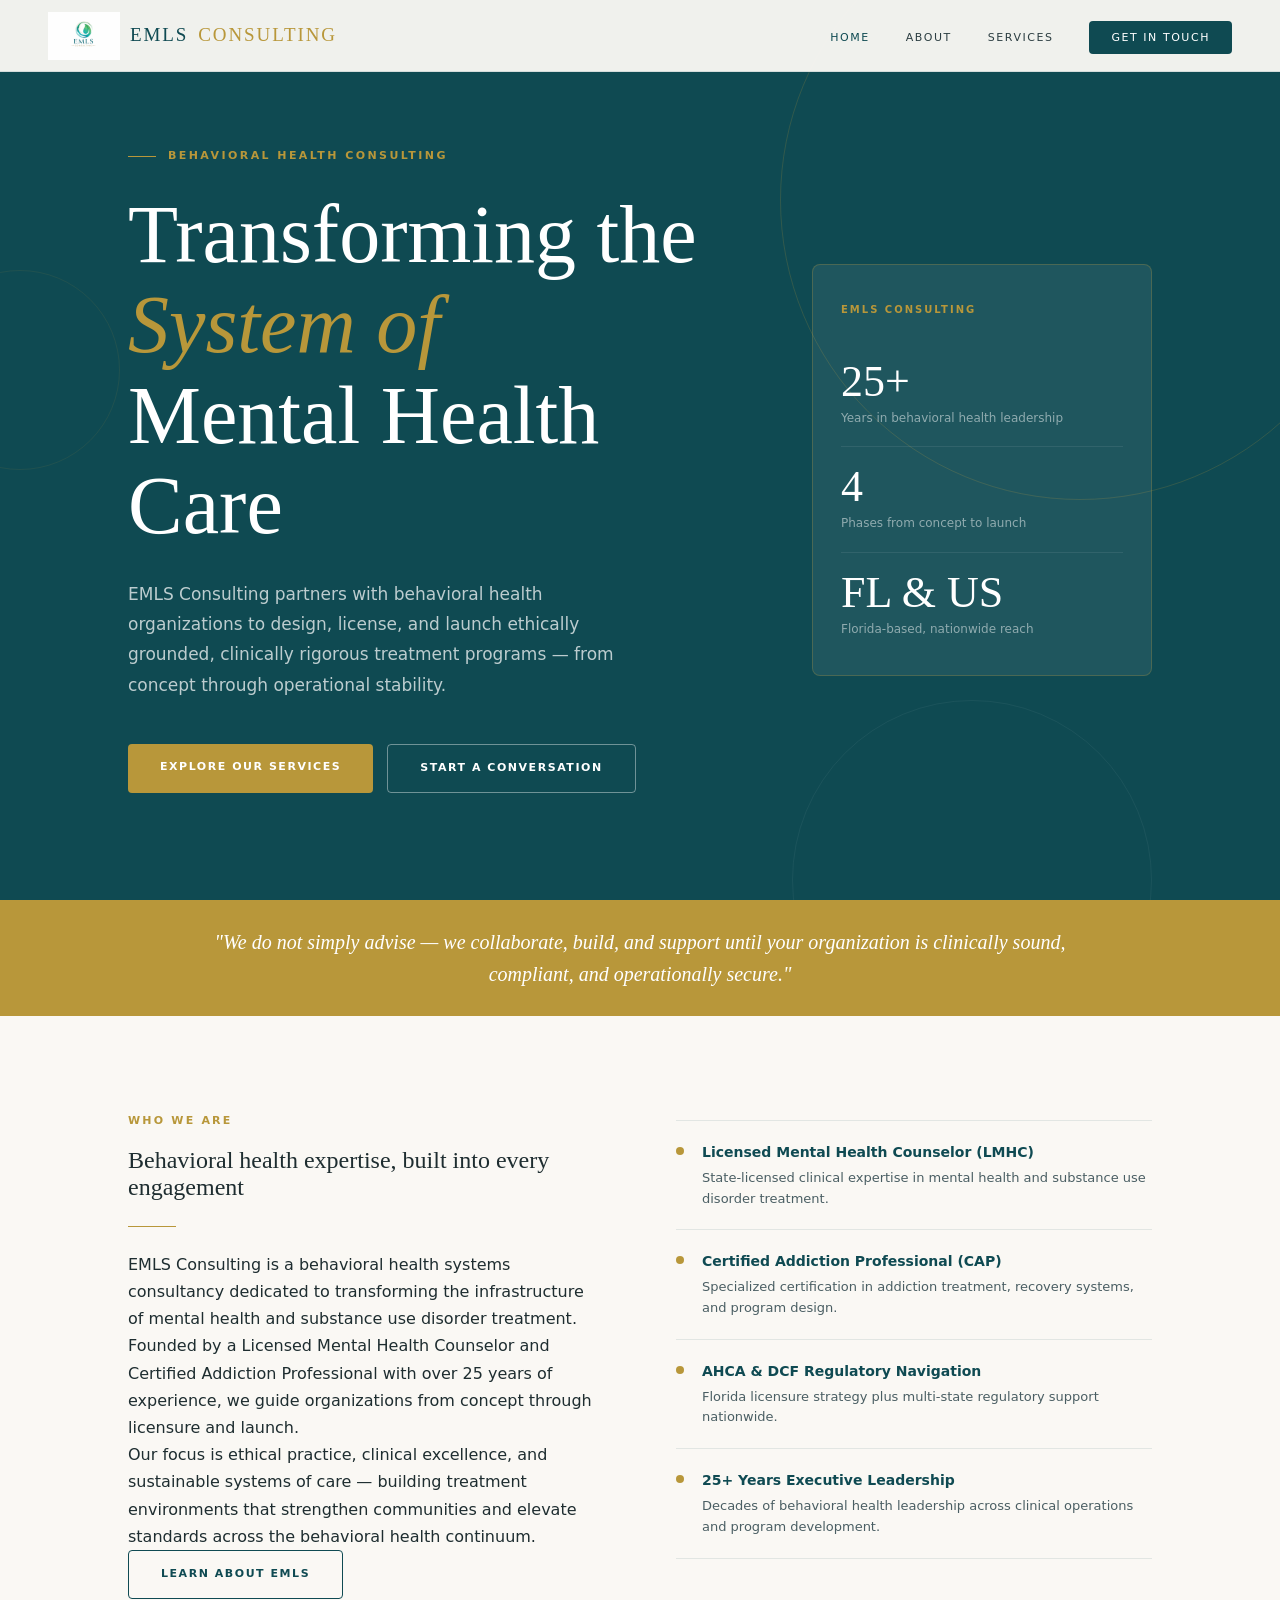
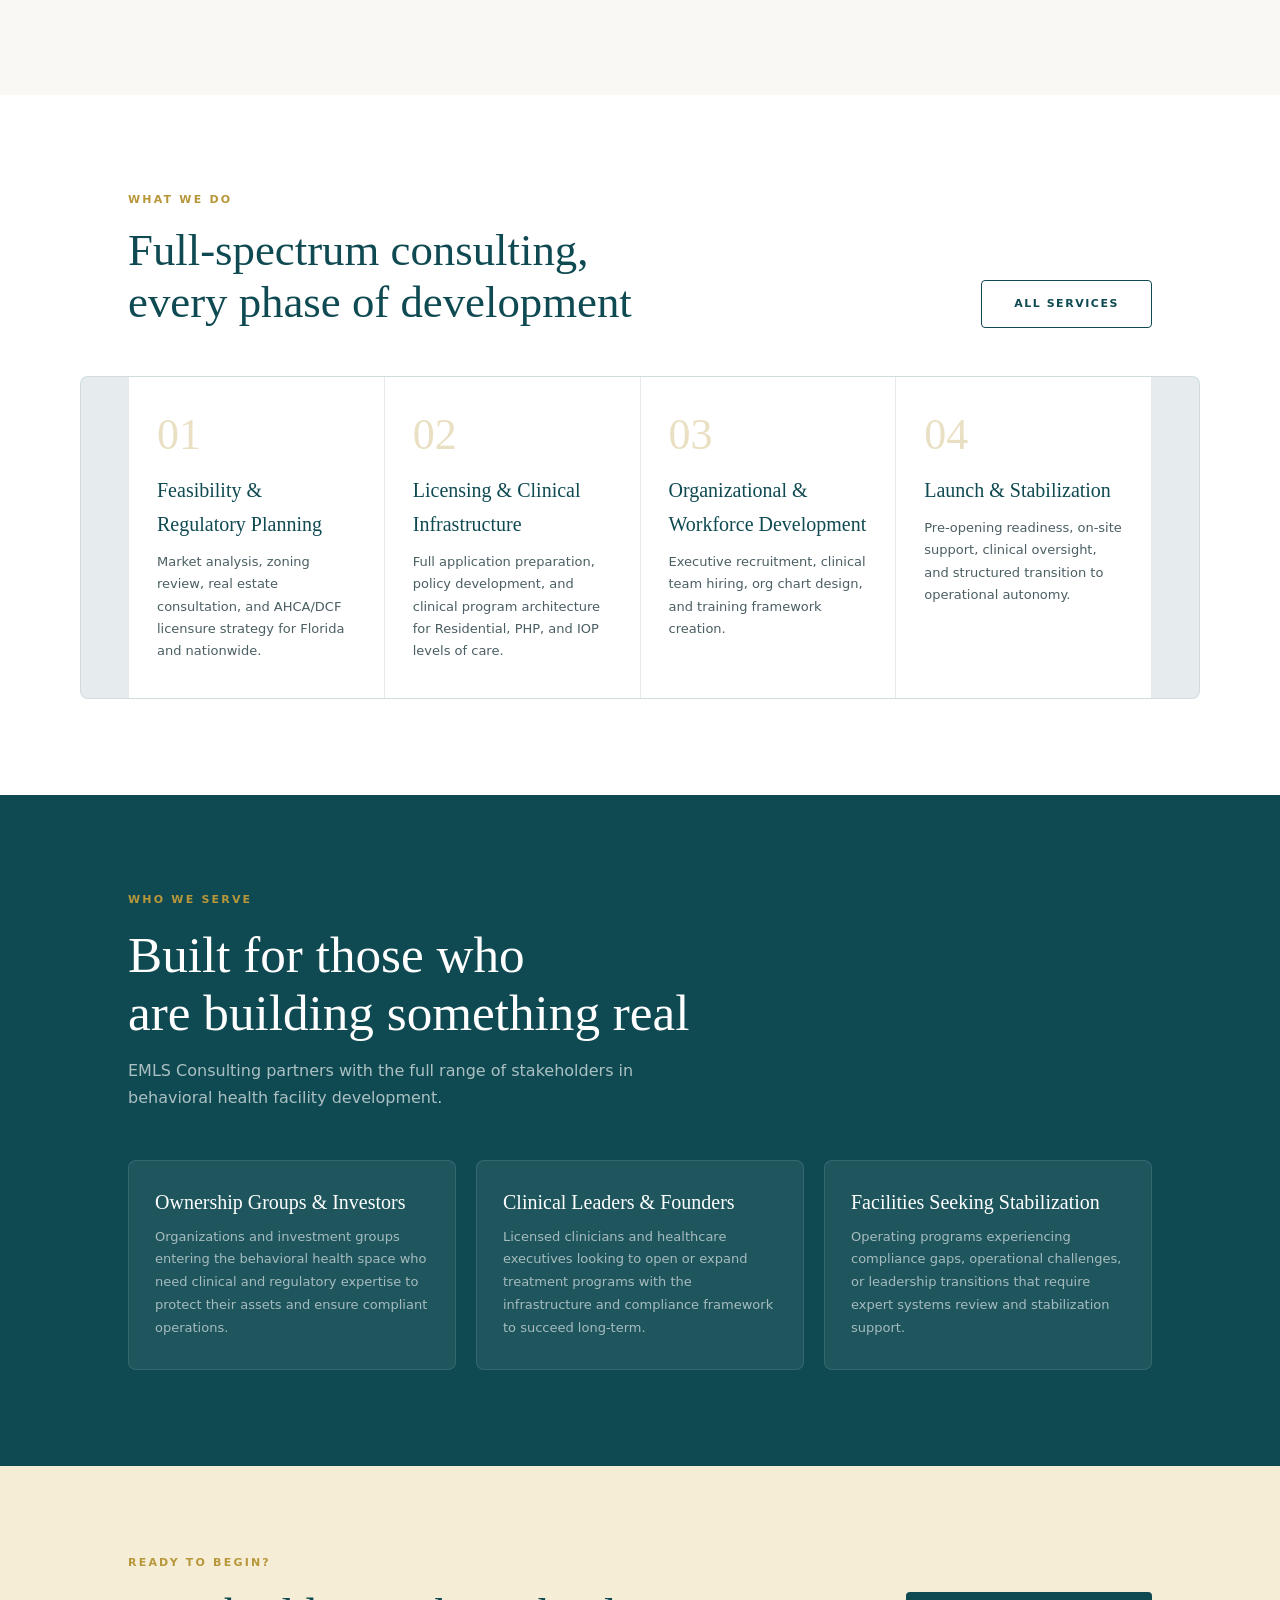
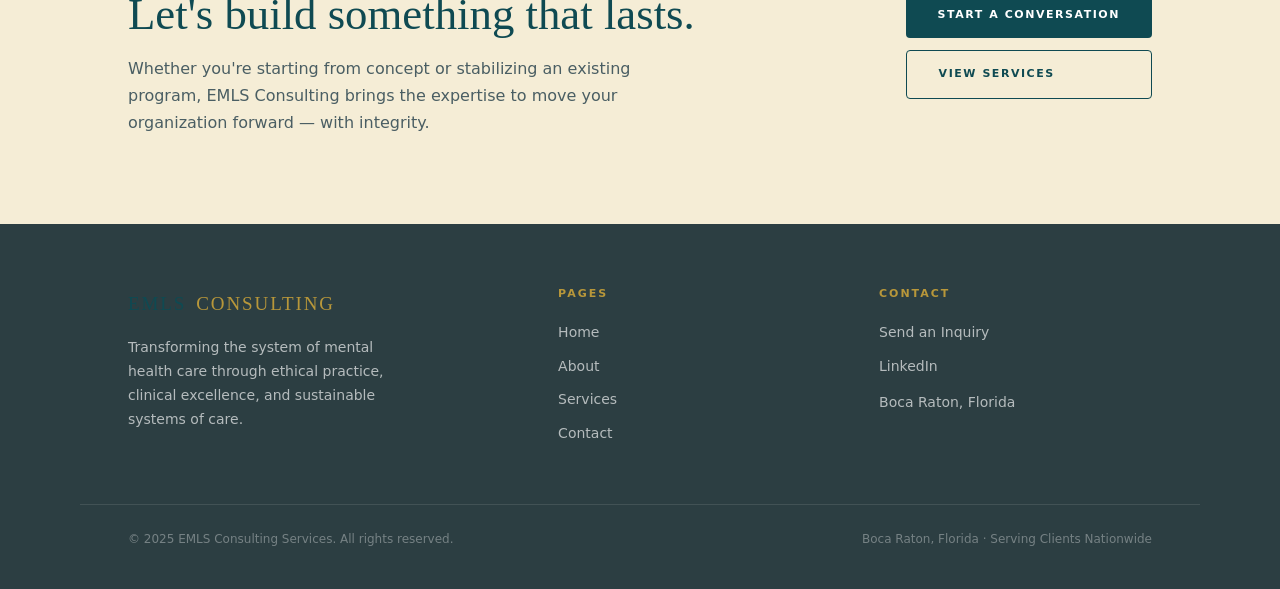
<file: index.html>
<!DOCTYPE html>
<html lang="en">
<head>
  <meta charset="UTF-8">
  <meta name="viewport" content="width=device-width, initial-scale=1.0">
  <title>EMLS Consulting | Behavioral Health Systems Development</title>
  <meta name="description" content="Transforming the system of mental health care. EMLS Consulting guides behavioral health organizations from concept through licensure, launch, and operational stability.">
  <link rel="stylesheet" href="style.css">
  <style>
    /* ===== HERO ===== */
    .hero {
      min-height: 100vh;
      display: flex;
      align-items: center;
      background-color: #0F4A52;
      position: relative;
      overflow: hidden;
      padding: 120px 0 80px;
    }
    .hero-ring {
      position: absolute;
      border-radius: 50%;
      pointer-events: none;
    }
    .hero-ring-1 { top: -100px; right: -100px; width: 600px; height: 600px; border: 1px solid rgba(184,151,58,0.2); }
    .hero-ring-2 { bottom: -160px; right: 10%; width: 360px; height: 360px; border: 1px solid rgba(255,255,255,0.05); }
    .hero-ring-3 { top: 30%; left: -80px; width: 200px; height: 200px; border: 1px solid rgba(184,151,58,0.1); }

    .hero-inner {
      max-width: 1120px; margin: 0 auto; padding: 0 48px;
      display: grid;
      grid-template-columns: 1fr 340px;
      gap: 72px;
      align-items: center;
      position: relative; z-index: 1;
    }

    .hero-eyebrow {
      font-size: 11px; font-weight: 600;
      letter-spacing: 0.22em; text-transform: uppercase;
      color: #B8973A;
      margin-bottom: 24px;
      display: flex; align-items: center; gap: 12px;
    }
    .hero-eyebrow::before { content: ''; display: block; width: 28px; height: 1px; background: #B8973A; }

    .hero h1 {
      font-family: Georgia, serif;
      font-size: clamp(48px, 6.5vw, 82px);
      font-weight: normal;
      color: #ffffff;
      margin-bottom: 28px;
      line-height: 1.1;
    }
    .hero h1 em { font-style: italic; color: #B8973A; }

    .hero-sub {
      font-size: 17px;
      color: rgba(255,255,255,0.72);
      max-width: 520px;
      line-height: 1.78;
      margin-bottom: 44px;
    }
    .hero-ctas { display: flex; gap: 14px; flex-wrap: wrap; }

    .hero-card {
      background: rgba(255,255,255,0.07);
      border: 1px solid rgba(184,151,58,0.28);
      border-radius: 8px;
      padding: 36px 28px;
    }
    .hero-card-label {
      font-size: 10px; font-weight: 600;
      letter-spacing: 0.2em; text-transform: uppercase;
      color: #B8973A; margin-bottom: 24px;
    }
    .hero-stat { padding: 18px 0; border-bottom: 1px solid rgba(255,255,255,0.08); }
    .hero-stat:last-child { border-bottom: none; padding-bottom: 0; }
    .hero-stat-num {
      font-family: Georgia, serif;
      font-size: 44px; color: #fff; line-height: 1; margin-bottom: 4px;
    }
    .hero-stat-label { font-size: 12px; color: rgba(255,255,255,0.5); }

    /* ===== MISSION STRIP ===== */
    .mission-strip { background-color: #B8973A; padding: 26px 48px; }
    .mission-strip p {
      font-family: Georgia, serif;
      font-size: 20px; font-style: italic;
      color: #fff; text-align: center;
      max-width: 860px; margin: 0 auto;
      line-height: 1.6;
    }

    /* ===== SUMMARY ===== */
    .summary { background: #FAF8F4; }
    .summary-inner {
      max-width: 1120px; margin: 0 auto; padding: 0 48px;
      display: grid; grid-template-columns: 1fr 1fr; gap: 72px; align-items: start;
    }
    .summary-left h2 { font-size: clamp(32px, 3.5vw, 52px); color: #0F4A52; margin-bottom: 20px; }
    .summary-left p { font-size: 16px; color: #4A5E63; line-height: 1.82; margin-bottom: 22px; }

    .cred-item { display: flex; gap: 18px; padding: 20px 0; border-bottom: 1px solid rgba(15,74,82,0.1); align-items: flex-start; }
    .cred-item:first-child { border-top: 1px solid rgba(15,74,82,0.1); }
    .cred-dot { width: 8px; height: 8px; background: #B8973A; border-radius: 50%; margin-top: 6px; flex-shrink: 0; }
    .cred-title { font-size: 14px; font-weight: 600; color: #0F4A52; margin-bottom: 3px; }
    .cred-desc { font-size: 13px; color: #4A5E63; line-height: 1.6; }

    /* ===== SERVICES ===== */
    .services { background: #fff; }
    .services-head {
      max-width: 1120px; margin: 0 auto; padding: 0 48px;
      display: flex; align-items: flex-end; justify-content: space-between;
      margin-bottom: 48px;
    }
    .services-head h2 { font-size: clamp(30px, 3.5vw, 48px); color: #0F4A52; }
    .svc-grid {
      max-width: 1120px; margin: 0 auto; padding: 0 48px;
      display: grid; grid-template-columns: repeat(4,1fr);
      gap: 1px; background: rgba(15,74,82,0.1);
      border: 1px solid rgba(15,74,82,0.1); border-radius: 8px; overflow: hidden;
    }
    .svc-card { background: #fff; padding: 36px 28px; text-decoration: none; transition: background 0.22s; display: block; }
    .svc-card:hover { background: #E8F2F3; }
    .svc-num { font-family: Georgia, serif; font-size: 44px; color: #B8973A; opacity: 0.3; line-height: 1; margin-bottom: 16px; }
    .svc-name { font-family: Georgia, serif; font-size: 20px; color: #0F4A52; margin-bottom: 10px; }
    .svc-desc { font-size: 13px; color: #4A5E63; line-height: 1.7; }

    /* ===== WHO ===== */
    .who { background-color: #0F4A52; padding: 96px 0; }
    .who-inner { max-width: 1120px; margin: 0 auto; padding: 0 48px; }
    .who-inner h2 { font-size: clamp(32px, 4vw, 52px); color: #fff; margin-bottom: 14px; }
    .who-sub { font-size: 16px; color: rgba(255,255,255,0.65); max-width: 540px; margin-bottom: 48px; }
    .who-grid { display: grid; grid-template-columns: repeat(3,1fr); gap: 20px; }
    .who-card {
      background: rgba(255,255,255,0.07);
      border: 1px solid rgba(255,255,255,0.1);
      border-radius: 8px; padding: 30px 26px;
    }
    .who-card h3 { font-family: Georgia, serif; font-size: 20px; color: #fff; margin-bottom: 12px; }
    .who-card p { font-size: 13px; color: rgba(255,255,255,0.6); line-height: 1.75; }

    /* ===== CTA ===== */
    .cta-band { background: #F5EDD6; padding: 88px 0; }
    .cta-inner {
      max-width: 1120px; margin: 0 auto; padding: 0 48px;
      display: grid; grid-template-columns: 1fr auto; gap: 48px; align-items: center;
    }
    .cta-inner h2 { font-size: clamp(28px, 3.5vw, 48px); color: #0F4A52; }
    .cta-inner p { font-size: 16px; color: #4A5E63; margin-top: 14px; max-width: 520px; }
    .cta-btns { display: flex; flex-direction: column; gap: 12px; }

    /* ===== RESPONSIVE ===== */
    @media (max-width: 960px) {
      .hero-inner { grid-template-columns: 1fr; }
      .hero-card { display: none; }
      .summary-inner { grid-template-columns: 1fr; gap: 48px; }
      .svc-grid { grid-template-columns: repeat(2,1fr); }
      .who-grid { grid-template-columns: 1fr 1fr; }
      .cta-inner { grid-template-columns: 1fr; }
      .cta-btns { flex-direction: row; }
    }
    @media (max-width: 640px) {
      .hero-inner, .summary-inner, .who-inner, .cta-inner { padding: 0 24px; }
      .services-head, .svc-grid { padding: 0 24px; }
      .svc-grid { grid-template-columns: 1fr; }
      .who-grid { grid-template-columns: 1fr; }
      .services-head { flex-direction: column; align-items: flex-start; gap: 16px; }
      .mission-strip { padding: 24px; }
      .cta-btns { flex-direction: column; }
    }
  </style>
</head>
<body>

<nav>
  <a class="nav-logo" href="index.html"><img src="logo.png" alt="EMLS Consulting">EMLS <span>Consulting</span></a>
  <button class="nav-hamburger" aria-label="Menu">
    <span></span><span></span><span></span>
  </button>
  <ul class="nav-links">
    <li><a href="index.html" class="active">Home</a></li>
    <li><a href="about.html">About</a></li>
    <li><a href="services.html">Services</a></li>
    <li><a href="contact.html" class="nav-cta">Get in Touch</a></li>
  </ul>
</nav>

<!-- HERO -->
<section class="hero">
  <div class="hero-ring hero-ring-1"></div>
  <div class="hero-ring hero-ring-2"></div>
  <div class="hero-ring hero-ring-3"></div>
  <div class="hero-inner">
    <div>
      <div class="hero-eyebrow">Behavioral Health Consulting</div>
      <h1>Transforming the<br><em>System of</em><br>Mental Health Care</h1>
      <p class="hero-sub">EMLS Consulting partners with behavioral health organizations to design, license, and launch ethically grounded, clinically rigorous treatment programs — from concept through operational stability.</p>
      <div class="hero-ctas">
        <a href="services.html" class="btn btn-gold">Explore Our Services</a>
        <a href="contact.html" class="btn" style="background:transparent;color:#fff;border:1.5px solid rgba(255,255,255,0.4);">Start a Conversation</a>
      </div>
    </div>
    <div class="hero-card">
      <div class="hero-card-label">EMLS Consulting</div>
      <div class="hero-stat">
        <div class="hero-stat-num">25+</div>
        <div class="hero-stat-label">Years in behavioral health leadership</div>
      </div>
      <div class="hero-stat">
        <div class="hero-stat-num">4</div>
        <div class="hero-stat-label">Phases from concept to launch</div>
      </div>
      <div class="hero-stat">
        <div class="hero-stat-num">FL &amp; US</div>
        <div class="hero-stat-label">Florida-based, nationwide reach</div>
      </div>
    </div>
  </div>
</section>

<!-- MISSION STRIP -->
<div class="mission-strip">
  <p>"We do not simply advise — we collaborate, build, and support until your organization is clinically sound, compliant, and operationally secure."</p>
</div>

<!-- SUMMARY -->
<section class="summary">
  <div class="summary-inner">
    <div class="fade-up">
      <span class="section-label">Who We Are</span>
      <h2>Behavioral health expertise, built into every engagement</h2>
      <span class="gold-rule"></span>
      <p>EMLS Consulting is a behavioral health systems consultancy dedicated to transforming the infrastructure of mental health and substance use disorder treatment. Founded by a Licensed Mental Health Counselor and Certified Addiction Professional with over 25 years of experience, we guide organizations from concept through licensure and launch.</p>
      <p>Our focus is ethical practice, clinical excellence, and sustainable systems of care — building treatment environments that strengthen communities and elevate standards across the behavioral health continuum.</p>
      <a href="about.html" class="btn btn-outline">Learn About EMLS</a>
    </div>
    <div class="fade-up" style="transition-delay:0.15s; padding-top: 8px;">
      <div class="cred-item">
        <div class="cred-dot"></div>
        <div><div class="cred-title">Licensed Mental Health Counselor (LMHC)</div><div class="cred-desc">State-licensed clinical expertise in mental health and substance use disorder treatment.</div></div>
      </div>
      <div class="cred-item">
        <div class="cred-dot"></div>
        <div><div class="cred-title">Certified Addiction Professional (CAP)</div><div class="cred-desc">Specialized certification in addiction treatment, recovery systems, and program design.</div></div>
      </div>
      <div class="cred-item">
        <div class="cred-dot"></div>
        <div><div class="cred-title">AHCA &amp; DCF Regulatory Navigation</div><div class="cred-desc">Florida licensure strategy plus multi-state regulatory support nationwide.</div></div>
      </div>
      <div class="cred-item">
        <div class="cred-dot"></div>
        <div><div class="cred-title">25+ Years Executive Leadership</div><div class="cred-desc">Decades of behavioral health leadership across clinical operations and program development.</div></div>
      </div>
    </div>
  </div>
</section>

<!-- SERVICES -->
<section class="services">
  <div class="services-head fade-up">
    <div>
      <span class="section-label">What We Do</span>
      <h2>Full-spectrum consulting,<br>every phase of development</h2>
    </div>
    <a href="services.html" class="btn btn-outline">All Services</a>
  </div>
  <div class="svc-grid">
    <a class="svc-card fade-up" href="services.html#feasibility">
      <div class="svc-num">01</div>
      <div class="svc-name">Feasibility &amp; Regulatory Planning</div>
      <div class="svc-desc">Market analysis, zoning review, real estate consultation, and AHCA/DCF licensure strategy for Florida and nationwide.</div>
    </a>
    <a class="svc-card fade-up" href="services.html#licensing" style="transition-delay:0.08s">
      <div class="svc-num">02</div>
      <div class="svc-name">Licensing &amp; Clinical Infrastructure</div>
      <div class="svc-desc">Full application preparation, policy development, and clinical program architecture for Residential, PHP, and IOP levels of care.</div>
    </a>
    <a class="svc-card fade-up" href="services.html#workforce" style="transition-delay:0.16s">
      <div class="svc-num">03</div>
      <div class="svc-name">Organizational &amp; Workforce Development</div>
      <div class="svc-desc">Executive recruitment, clinical team hiring, org chart design, and training framework creation.</div>
    </a>
    <a class="svc-card fade-up" href="services.html#launch" style="transition-delay:0.24s">
      <div class="svc-num">04</div>
      <div class="svc-name">Launch &amp; Stabilization</div>
      <div class="svc-desc">Pre-opening readiness, on-site support, clinical oversight, and structured transition to operational autonomy.</div>
    </a>
  </div>
</section>

<!-- WHO -->
<section class="who">
  <div class="who-inner">
    <span class="section-label">Who We Serve</span>
    <h2 class="fade-up">Built for those who<br>are building something real</h2>
    <p class="who-sub fade-up">EMLS Consulting partners with the full range of stakeholders in behavioral health facility development.</p>
    <div class="who-grid">
      <div class="who-card fade-up">
        <h3>Ownership Groups &amp; Investors</h3>
        <p>Organizations and investment groups entering the behavioral health space who need clinical and regulatory expertise to protect their assets and ensure compliant operations.</p>
      </div>
      <div class="who-card fade-up" style="transition-delay:0.1s">
        <h3>Clinical Leaders &amp; Founders</h3>
        <p>Licensed clinicians and healthcare executives looking to open or expand treatment programs with the infrastructure and compliance framework to succeed long-term.</p>
      </div>
      <div class="who-card fade-up" style="transition-delay:0.2s">
        <h3>Facilities Seeking Stabilization</h3>
        <p>Operating programs experiencing compliance gaps, operational challenges, or leadership transitions that require expert systems review and stabilization support.</p>
      </div>
    </div>
  </div>
</section>

<!-- CTA -->
<section class="cta-band">
  <div class="cta-inner">
    <div class="fade-up">
      <span class="section-label">Ready to Begin?</span>
      <h2>Let's build something that lasts.</h2>
      <p>Whether you're starting from concept or stabilizing an existing program, EMLS Consulting brings the expertise to move your organization forward — with integrity.</p>
    </div>
    <div class="cta-btns fade-up" style="transition-delay:0.15s">
      <a href="contact.html" class="btn btn-primary">Start a Conversation</a>
      <a href="services.html" class="btn btn-outline">View Services</a>
    </div>
  </div>
</section>

<!-- FOOTER -->
<footer>
  <div class="footer-inner">
    <div class="footer-brand">
      <a class="nav-logo" href="index.html">EMLS <span style="color:#B8973A">Consulting</span></a>
      <p>Transforming the system of mental health care through ethical practice, clinical excellence, and sustainable systems of care.</p>
    </div>
    <div class="footer-col">
      <h4>Pages</h4>
      <a href="index.html">Home</a>
      <a href="about.html">About</a>
      <a href="services.html">Services</a>
      <a href="contact.html">Contact</a>
    </div>
    <div class="footer-col">
      <h4>Contact</h4>
      <a href="contact.html">Send an Inquiry</a>
      <a href="https://www.linkedin.com/in/sergio-muriel-lmhc-cap-diamond-behavioral-group-06406958/" target="_blank">LinkedIn</a>
      <span style="font-size:14px">Boca Raton, Florida</span>
    </div>
  </div>
  <div class="footer-bottom">
    <span>&copy; 2025 EMLS Consulting Services. All rights reserved.</span>
    <span>Boca Raton, Florida &middot; Serving Clients Nationwide</span>
  </div>
</footer>

<script src="shared.js"></script>
</body>
</html>
</file>
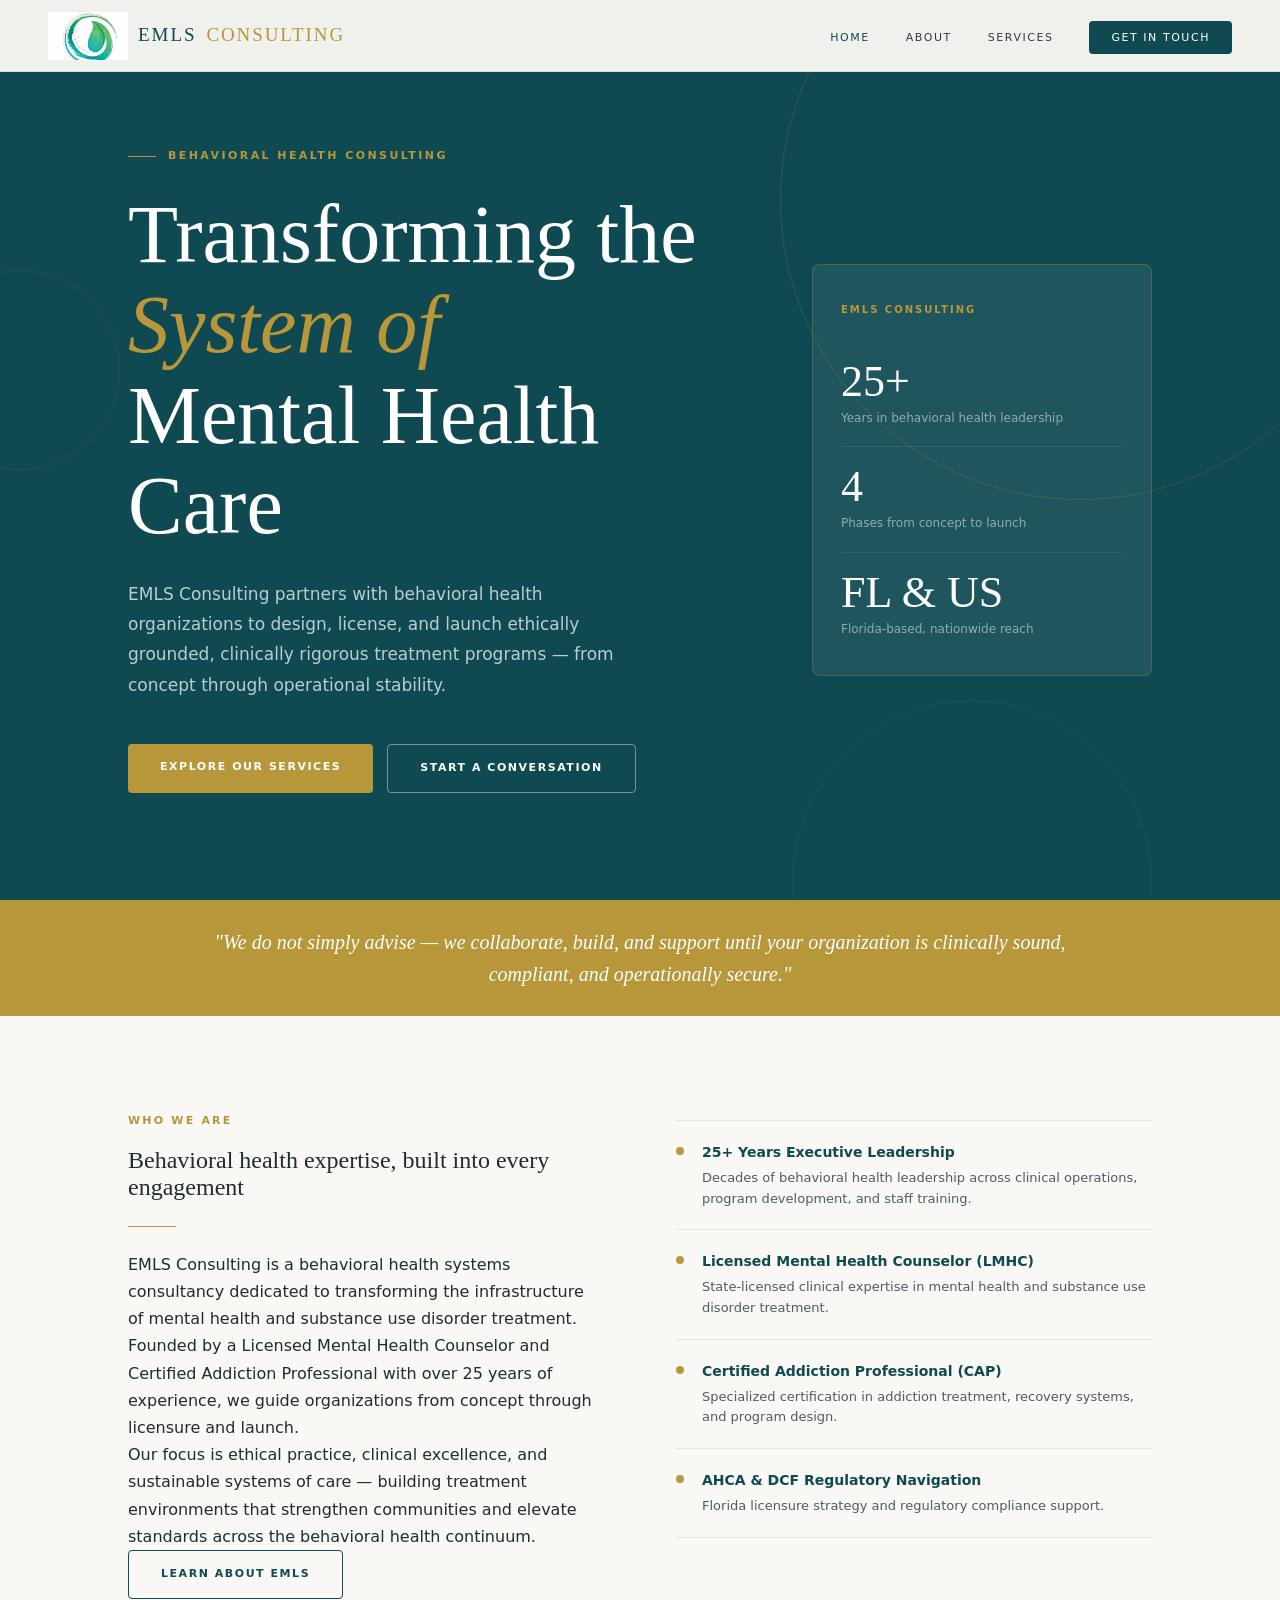
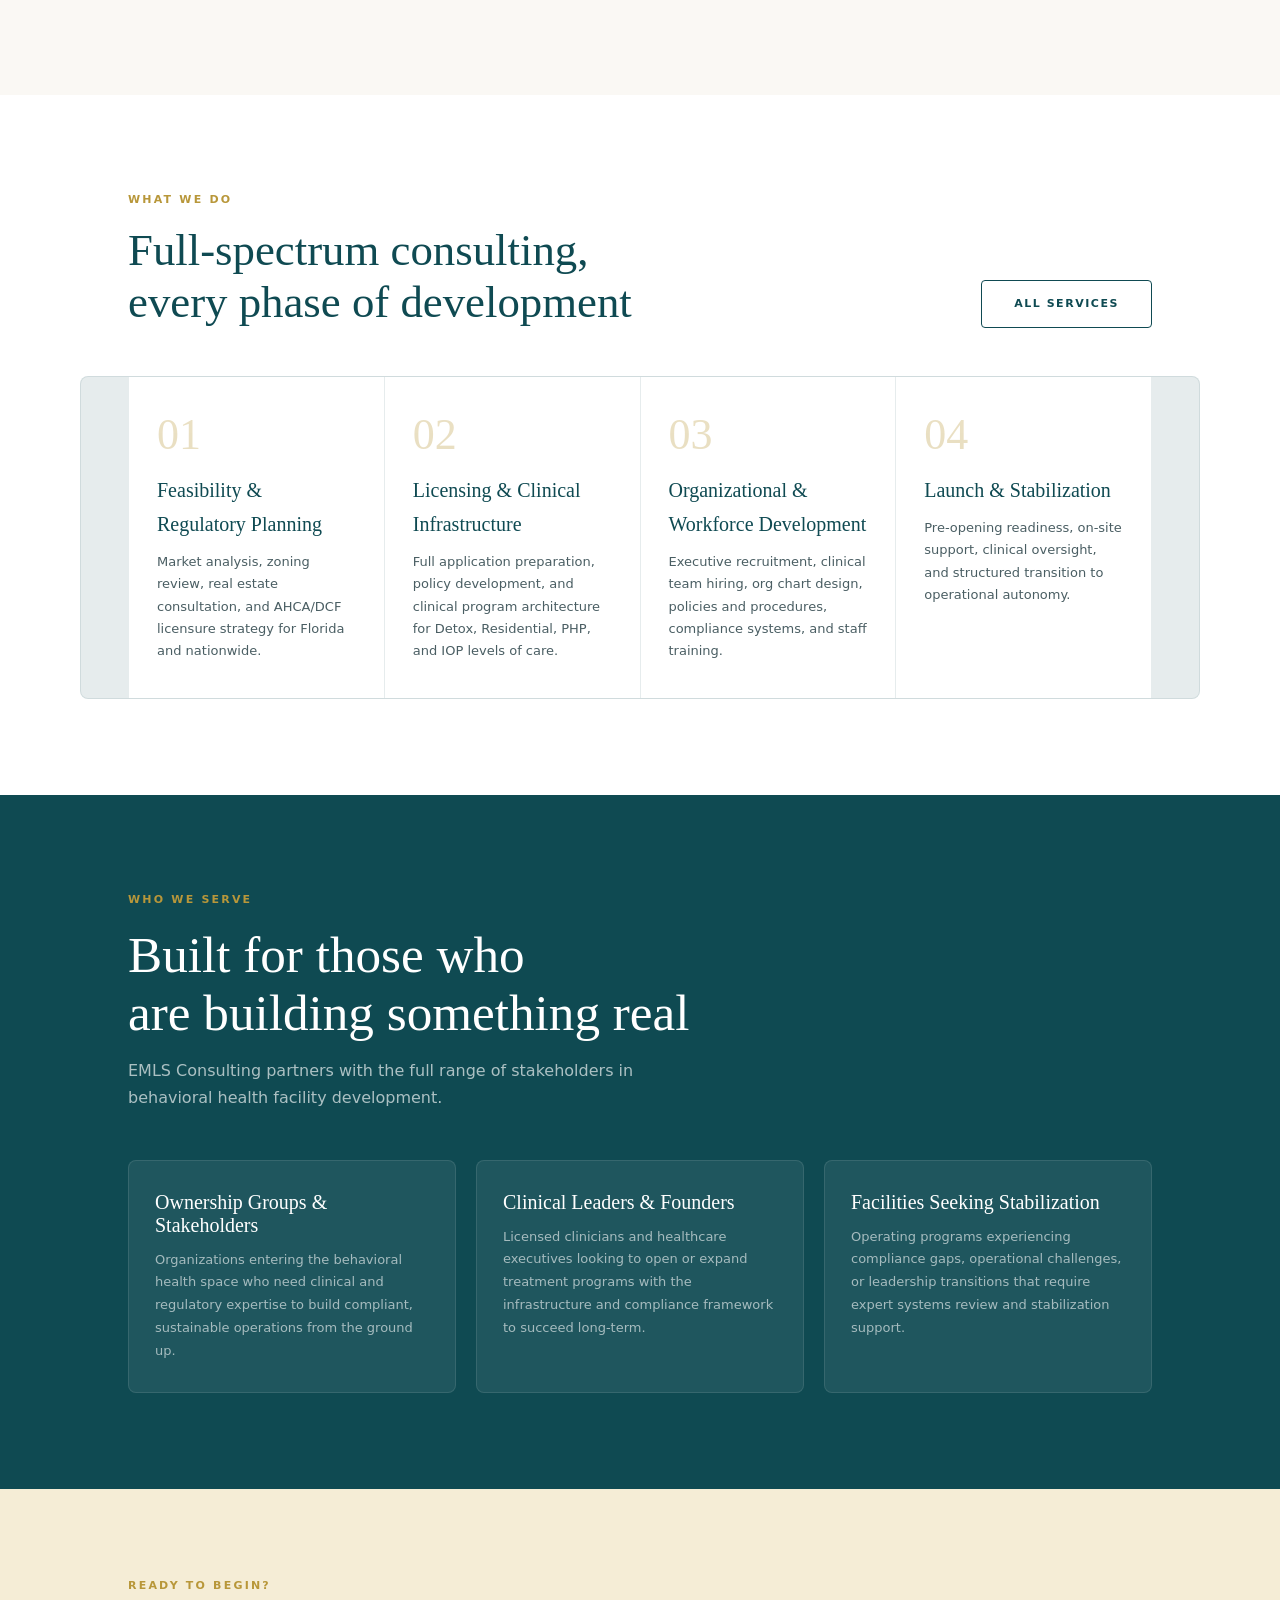
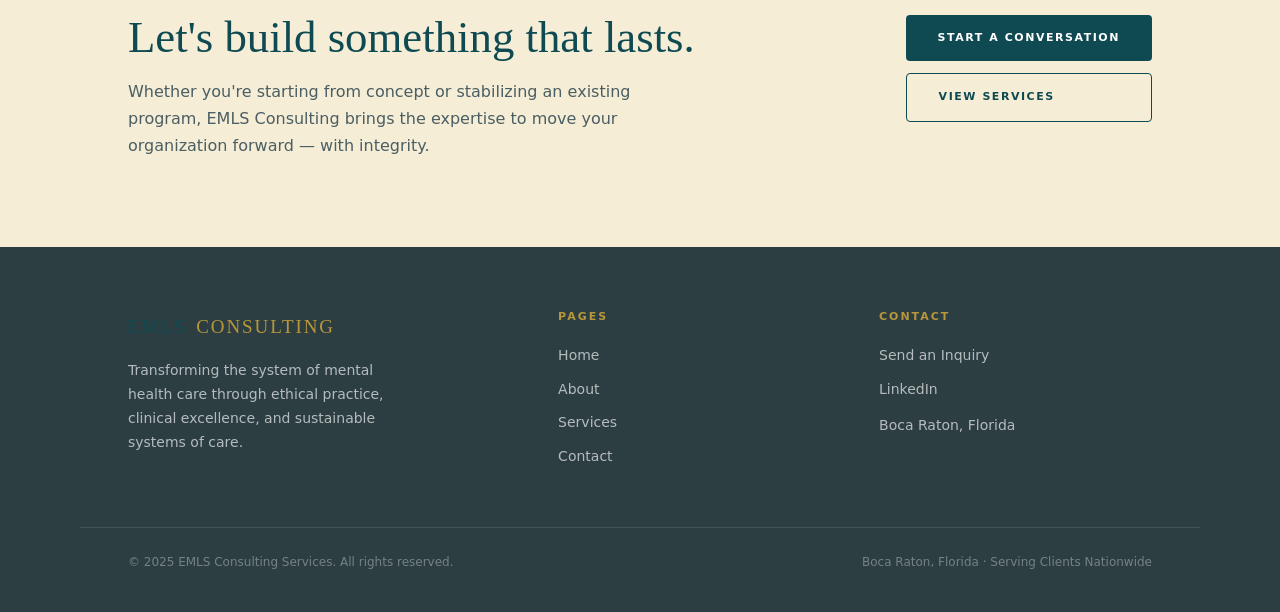
<file: consulting/index.html>
<!DOCTYPE html>
<html lang="en">
<head>
  <meta charset="UTF-8">
  <meta name="viewport" content="width=device-width, initial-scale=1.0">
  <title>EMLS Consulting | Behavioral Health Systems Development</title>
  <meta name="description" content="Transforming the system of mental health care. EMLS Consulting guides behavioral health organizations from concept through licensure, launch, and operational stability.">
  <link rel="stylesheet" href="style.css">
  <style>
    /* ===== HERO ===== */
    .hero {
      min-height: 100vh;
      display: flex;
      align-items: center;
      background-color: #0F4A52;
      position: relative;
      overflow: hidden;
      padding: 120px 0 80px;
    }
    .hero-ring {
      position: absolute;
      border-radius: 50%;
      pointer-events: none;
    }
    .hero-ring-1 { top: -100px; right: -100px; width: 600px; height: 600px; border: 1px solid rgba(184,151,58,0.2); }
    .hero-ring-2 { bottom: -160px; right: 10%; width: 360px; height: 360px; border: 1px solid rgba(255,255,255,0.05); }
    .hero-ring-3 { top: 30%; left: -80px; width: 200px; height: 200px; border: 1px solid rgba(184,151,58,0.1); }

    .hero-inner {
      max-width: 1120px; margin: 0 auto; padding: 0 48px;
      display: grid;
      grid-template-columns: 1fr 340px;
      gap: 72px;
      align-items: center;
      position: relative; z-index: 1;
    }

    .hero-eyebrow {
      font-size: 11px; font-weight: 600;
      letter-spacing: 0.22em; text-transform: uppercase;
      color: #B8973A;
      margin-bottom: 24px;
      display: flex; align-items: center; gap: 12px;
    }
    .hero-eyebrow::before { content: ''; display: block; width: 28px; height: 1px; background: #B8973A; }

    .hero h1 {
      font-family: Georgia, serif;
      font-size: clamp(48px, 6.5vw, 82px);
      font-weight: normal;
      color: #ffffff;
      margin-bottom: 28px;
      line-height: 1.1;
    }
    .hero h1 em { font-style: italic; color: #B8973A; }

    .hero-sub {
      font-size: 17px;
      color: rgba(255,255,255,0.72);
      max-width: 520px;
      line-height: 1.78;
      margin-bottom: 44px;
    }
    .hero-ctas { display: flex; gap: 14px; flex-wrap: wrap; }

    .hero-card {
      background: rgba(255,255,255,0.07);
      border: 1px solid rgba(184,151,58,0.28);
      border-radius: 8px;
      padding: 36px 28px;
    }
    .hero-card-label {
      font-size: 10px; font-weight: 600;
      letter-spacing: 0.2em; text-transform: uppercase;
      color: #B8973A; margin-bottom: 24px;
    }
    .hero-stat { padding: 18px 0; border-bottom: 1px solid rgba(255,255,255,0.08); }
    .hero-stat:last-child { border-bottom: none; padding-bottom: 0; }
    .hero-stat-num {
      font-family: Georgia, serif;
      font-size: 44px; color: #fff; line-height: 1; margin-bottom: 4px;
    }
    .hero-stat-label { font-size: 12px; color: rgba(255,255,255,0.5); }

    /* ===== MISSION STRIP ===== */
    .mission-strip { background-color: #B8973A; padding: 26px 48px; }
    .mission-strip p {
      font-family: Georgia, serif;
      font-size: 20px; font-style: italic;
      color: #fff; text-align: center;
      max-width: 860px; margin: 0 auto;
      line-height: 1.6;
    }

    /* ===== SUMMARY ===== */
    .summary { background: #FAF8F4; }
    .summary-inner {
      max-width: 1120px; margin: 0 auto; padding: 0 48px;
      display: grid; grid-template-columns: 1fr 1fr; gap: 72px; align-items: start;
    }
    .summary-left h2 { font-size: clamp(32px, 3.5vw, 52px); color: #0F4A52; margin-bottom: 20px; }
    .summary-left p { font-size: 16px; color: #4A5E63; line-height: 1.82; margin-bottom: 22px; }

    .cred-item { display: flex; gap: 18px; padding: 20px 0; border-bottom: 1px solid rgba(15,74,82,0.1); align-items: flex-start; }
    .cred-item:first-child { border-top: 1px solid rgba(15,74,82,0.1); }
    .cred-dot { width: 8px; height: 8px; background: #B8973A; border-radius: 50%; margin-top: 6px; flex-shrink: 0; }
    .cred-title { font-size: 14px; font-weight: 600; color: #0F4A52; margin-bottom: 3px; }
    .cred-desc { font-size: 13px; color: #4A5E63; line-height: 1.6; }

    /* ===== SERVICES ===== */
    .services { background: #fff; }
    .services-head {
      max-width: 1120px; margin: 0 auto; padding: 0 48px;
      display: flex; align-items: flex-end; justify-content: space-between;
      margin-bottom: 48px;
    }
    .services-head h2 { font-size: clamp(30px, 3.5vw, 48px); color: #0F4A52; }
    .svc-grid {
      max-width: 1120px; margin: 0 auto; padding: 0 48px;
      display: grid; grid-template-columns: repeat(4,1fr);
      gap: 1px; background: rgba(15,74,82,0.1);
      border: 1px solid rgba(15,74,82,0.1); border-radius: 8px; overflow: hidden;
    }
    .svc-card { background: #fff; padding: 36px 28px; text-decoration: none; transition: background 0.22s; display: block; }
    .svc-card:hover { background: #E8F2F3; }
    .svc-num { font-family: Georgia, serif; font-size: 44px; color: #B8973A; opacity: 0.3; line-height: 1; margin-bottom: 16px; }
    .svc-name { font-family: Georgia, serif; font-size: 20px; color: #0F4A52; margin-bottom: 10px; }
    .svc-desc { font-size: 13px; color: #4A5E63; line-height: 1.7; }

    /* ===== WHO ===== */
    .who { background-color: #0F4A52; padding: 96px 0; }
    .who-inner { max-width: 1120px; margin: 0 auto; padding: 0 48px; }
    .who-inner h2 { font-size: clamp(32px, 4vw, 52px); color: #fff; margin-bottom: 14px; }
    .who-sub { font-size: 16px; color: rgba(255,255,255,0.65); max-width: 540px; margin-bottom: 48px; }
    .who-grid { display: grid; grid-template-columns: repeat(3,1fr); gap: 20px; }
    .who-card {
      background: rgba(255,255,255,0.07);
      border: 1px solid rgba(255,255,255,0.1);
      border-radius: 8px; padding: 30px 26px;
    }
    .who-card h3 { font-family: Georgia, serif; font-size: 20px; color: #fff; margin-bottom: 12px; }
    .who-card p { font-size: 13px; color: rgba(255,255,255,0.6); line-height: 1.75; }

    /* ===== CTA ===== */
    .cta-band { background: #F5EDD6; padding: 88px 0; }
    .cta-inner {
      max-width: 1120px; margin: 0 auto; padding: 0 48px;
      display: grid; grid-template-columns: 1fr auto; gap: 48px; align-items: center;
    }
    .cta-inner h2 { font-size: clamp(28px, 3.5vw, 48px); color: #0F4A52; }
    .cta-inner p { font-size: 16px; color: #4A5E63; margin-top: 14px; max-width: 520px; }
    .cta-btns { display: flex; flex-direction: column; gap: 12px; }

    /* ===== RESPONSIVE ===== */
    @media (max-width: 960px) {
      .hero-inner { grid-template-columns: 1fr; }
      .hero-card { display: none; }
      .summary-inner { grid-template-columns: 1fr; gap: 48px; }
      .svc-grid { grid-template-columns: repeat(2,1fr); }
      .who-grid { grid-template-columns: 1fr 1fr; }
      .cta-inner { grid-template-columns: 1fr; }
      .cta-btns { flex-direction: row; }
    }
    @media (max-width: 640px) {
      .hero-inner, .summary-inner, .who-inner, .cta-inner { padding: 0 24px; }
      .services-head, .svc-grid { padding: 0 24px; }
      .svc-grid { grid-template-columns: 1fr; }
      .who-grid { grid-template-columns: 1fr; }
      .services-head { flex-direction: column; align-items: flex-start; gap: 16px; }
      .mission-strip { padding: 24px; }
      .cta-btns { flex-direction: column; }
    }
  </style>
</head>
<body>

<nav>
  <a class="nav-logo" href="index.html"><img src="icon.png" alt="">EMLS <span>Consulting</span></a>
  <button class="nav-hamburger" aria-label="Menu">
    <span></span><span></span><span></span>
  </button>
  <ul class="nav-links">
    <li><a href="index.html" class="active">Home</a></li>
    <li><a href="about.html">About</a></li>
    <li><a href="services.html">Services</a></li>
    <li><a href="contact.html" class="nav-cta">Get in Touch</a></li>
  </ul>
</nav>

<!-- HERO -->
<section class="hero">
  <div class="hero-ring hero-ring-1"></div>
  <div class="hero-ring hero-ring-2"></div>
  <div class="hero-ring hero-ring-3"></div>
  <div class="hero-inner">
    <div>
      <div class="hero-eyebrow">Behavioral Health Consulting</div>
      <h1>Transforming the<br><em>System of</em><br>Mental Health Care</h1>
      <p class="hero-sub">EMLS Consulting partners with behavioral health organizations to design, license, and launch ethically grounded, clinically rigorous treatment programs — from concept through operational stability.</p>
      <div class="hero-ctas">
        <a href="services.html" class="btn btn-gold">Explore Our Services</a>
        <a href="contact.html" class="btn" style="background:transparent;color:#fff;border:1.5px solid rgba(255,255,255,0.4);">Start a Conversation</a>
      </div>
    </div>
    <div class="hero-card">
      <div class="hero-card-label">EMLS Consulting</div>
      <div class="hero-stat">
        <div class="hero-stat-num">25+</div>
        <div class="hero-stat-label">Years in behavioral health leadership</div>
      </div>
      <div class="hero-stat">
        <div class="hero-stat-num">4</div>
        <div class="hero-stat-label">Phases from concept to launch</div>
      </div>
      <div class="hero-stat">
        <div class="hero-stat-num">FL &amp; US</div>
        <div class="hero-stat-label">Florida-based, nationwide reach</div>
      </div>
    </div>
  </div>
</section>

<!-- MISSION STRIP -->
<div class="mission-strip">
  <p>"We do not simply advise — we collaborate, build, and support until your organization is clinically sound, compliant, and operationally secure."</p>
</div>

<!-- SUMMARY -->
<section class="summary">
  <div class="summary-inner">
    <div class="fade-up">
      <span class="section-label">Who We Are</span>
      <h2>Behavioral health expertise, built into every engagement</h2>
      <span class="gold-rule"></span>
      <p>EMLS Consulting is a behavioral health systems consultancy dedicated to transforming the infrastructure of mental health and substance use disorder treatment. Founded by a Licensed Mental Health Counselor and Certified Addiction Professional with over 25 years of experience, we guide organizations from concept through licensure and launch.</p>
      <p>Our focus is ethical practice, clinical excellence, and sustainable systems of care — building treatment environments that strengthen communities and elevate standards across the behavioral health continuum.</p>
      <a href="about.html" class="btn btn-outline">Learn About EMLS</a>
    </div>
    <div class="fade-up" style="transition-delay:0.15s; padding-top: 8px;">
      <div class="cred-item">
        <div class="cred-dot"></div>
        <div><div class="cred-title">25+ Years Executive Leadership</div><div class="cred-desc">Decades of behavioral health leadership across clinical operations, program development, and staff training.</div></div>
      </div>
      <div class="cred-item">
        <div class="cred-dot"></div>
        <div><div class="cred-title">Licensed Mental Health Counselor (LMHC)</div><div class="cred-desc">State-licensed clinical expertise in mental health and substance use disorder treatment.</div></div>
      </div>
      <div class="cred-item">
        <div class="cred-dot"></div>
        <div><div class="cred-title">Certified Addiction Professional (CAP)</div><div class="cred-desc">Specialized certification in addiction treatment, recovery systems, and program design.</div></div>
      </div>
      <div class="cred-item">
        <div class="cred-dot"></div>
        <div><div class="cred-title">AHCA &amp; DCF Regulatory Navigation</div><div class="cred-desc">Florida licensure strategy and regulatory compliance support.</div></div>
      </div>
    </div>
  </div>
</section>

<!-- SERVICES -->
<section class="services">
  <div class="services-head fade-up">
    <div>
      <span class="section-label">What We Do</span>
      <h2>Full-spectrum consulting,<br>every phase of development</h2>
    </div>
    <a href="services.html" class="btn btn-outline">All Services</a>
  </div>
  <div class="svc-grid">
    <a class="svc-card fade-up" href="services.html#feasibility">
      <div class="svc-num">01</div>
      <div class="svc-name">Feasibility &amp; Regulatory Planning</div>
      <div class="svc-desc">Market analysis, zoning review, real estate consultation, and AHCA/DCF licensure strategy for Florida and nationwide.</div>
    </a>
    <a class="svc-card fade-up" href="services.html#licensing" style="transition-delay:0.08s">
      <div class="svc-num">02</div>
      <div class="svc-name">Licensing &amp; Clinical Infrastructure</div>
      <div class="svc-desc">Full application preparation, policy development, and clinical program architecture for Detox, Residential, PHP, and IOP levels of care.</div>
    </a>
    <a class="svc-card fade-up" href="services.html#workforce" style="transition-delay:0.16s">
      <div class="svc-num">03</div>
      <div class="svc-name">Organizational &amp; Workforce Development</div>
      <div class="svc-desc">Executive recruitment, clinical team hiring, org chart design, policies and procedures, compliance systems, and staff training.</div>
    </a>
    <a class="svc-card fade-up" href="services.html#launch" style="transition-delay:0.24s">
      <div class="svc-num">04</div>
      <div class="svc-name">Launch &amp; Stabilization</div>
      <div class="svc-desc">Pre-opening readiness, on-site support, clinical oversight, and structured transition to operational autonomy.</div>
    </a>
  </div>
</section>

<!-- WHO -->
<section class="who">
  <div class="who-inner">
    <span class="section-label">Who We Serve</span>
    <h2 class="fade-up">Built for those who<br>are building something real</h2>
    <p class="who-sub fade-up">EMLS Consulting partners with the full range of stakeholders in behavioral health facility development.</p>
    <div class="who-grid">
      <div class="who-card fade-up">
        <h3>Ownership Groups &amp; Stakeholders</h3>
        <p>Organizations entering the behavioral health space who need clinical and regulatory expertise to build compliant, sustainable operations from the ground up.</p>
      </div>
      <div class="who-card fade-up" style="transition-delay:0.1s">
        <h3>Clinical Leaders &amp; Founders</h3>
        <p>Licensed clinicians and healthcare executives looking to open or expand treatment programs with the infrastructure and compliance framework to succeed long-term.</p>
      </div>
      <div class="who-card fade-up" style="transition-delay:0.2s">
        <h3>Facilities Seeking Stabilization</h3>
        <p>Operating programs experiencing compliance gaps, operational challenges, or leadership transitions that require expert systems review and stabilization support.</p>
      </div>
    </div>
  </div>
</section>

<!-- CTA -->
<section class="cta-band">
  <div class="cta-inner">
    <div class="fade-up">
      <span class="section-label">Ready to Begin?</span>
      <h2>Let's build something that lasts.</h2>
      <p>Whether you're starting from concept or stabilizing an existing program, EMLS Consulting brings the expertise to move your organization forward — with integrity.</p>
    </div>
    <div class="cta-btns fade-up" style="transition-delay:0.15s">
      <a href="contact.html" class="btn btn-primary">Start a Conversation</a>
      <a href="services.html" class="btn btn-outline">View Services</a>
    </div>
  </div>
</section>

<!-- FOOTER -->
<footer>
  <div class="footer-inner">
    <div class="footer-brand">
      <a class="nav-logo" href="index.html">EMLS <span style="color:#B8973A">Consulting</span></a>
      <p>Transforming the system of mental health care through ethical practice, clinical excellence, and sustainable systems of care.</p>
    </div>
    <div class="footer-col">
      <h4>Pages</h4>
      <a href="index.html">Home</a>
      <a href="about.html">About</a>
      <a href="services.html">Services</a>
      <a href="contact.html">Contact</a>
    </div>
    <div class="footer-col">
      <h4>Contact</h4>
      <a href="contact.html">Send an Inquiry</a>
      <a href="https://www.linkedin.com/in/sergio-muriel-lmhc-cap-diamond-behavioral-group-06406958/" target="_blank">LinkedIn</a>
      <span style="font-size:14px">Boca Raton, Florida</span>
    </div>
  </div>
  <div class="footer-bottom">
    <span>&copy; 2025 EMLS Consulting Services. All rights reserved.</span>
    <span>Boca Raton, Florida &middot; Serving Clients Nationwide</span>
  </div>
</footer>

<script src="shared.js"></script>
</body>
</html>
</file>
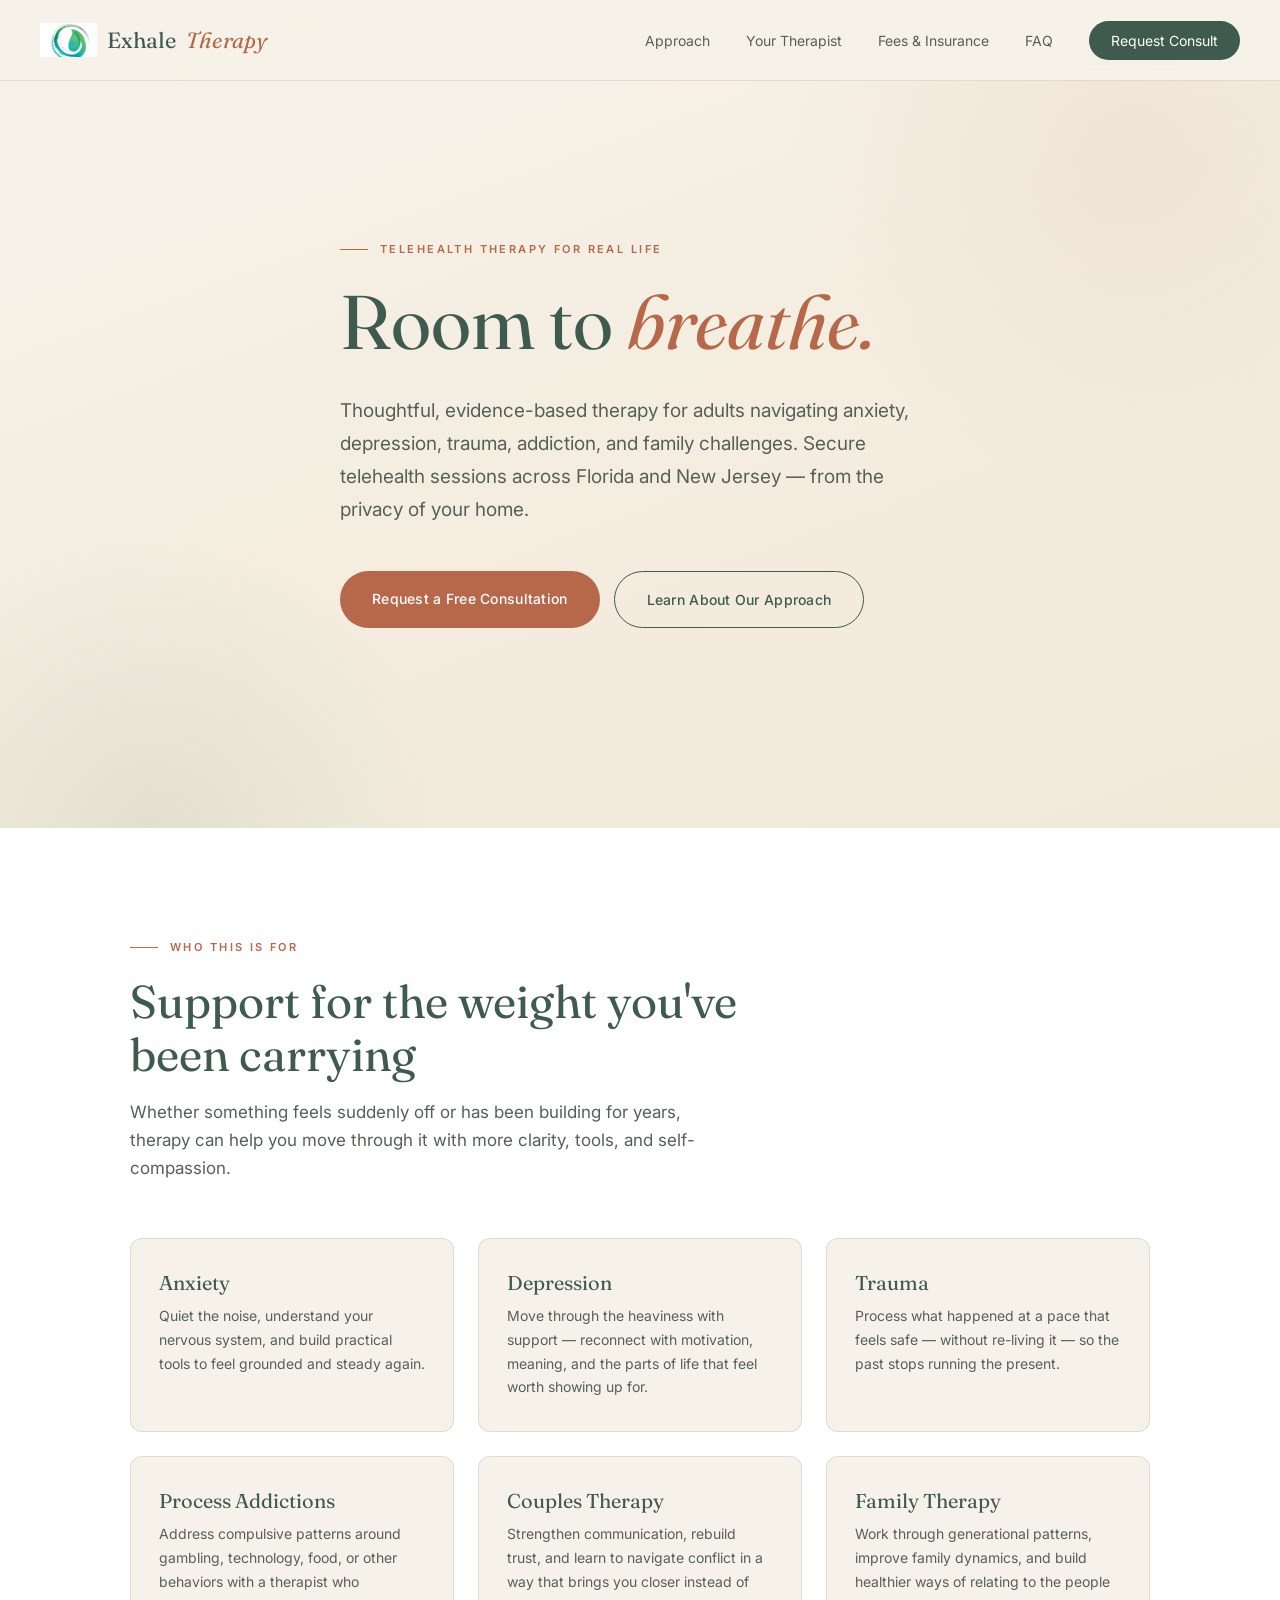
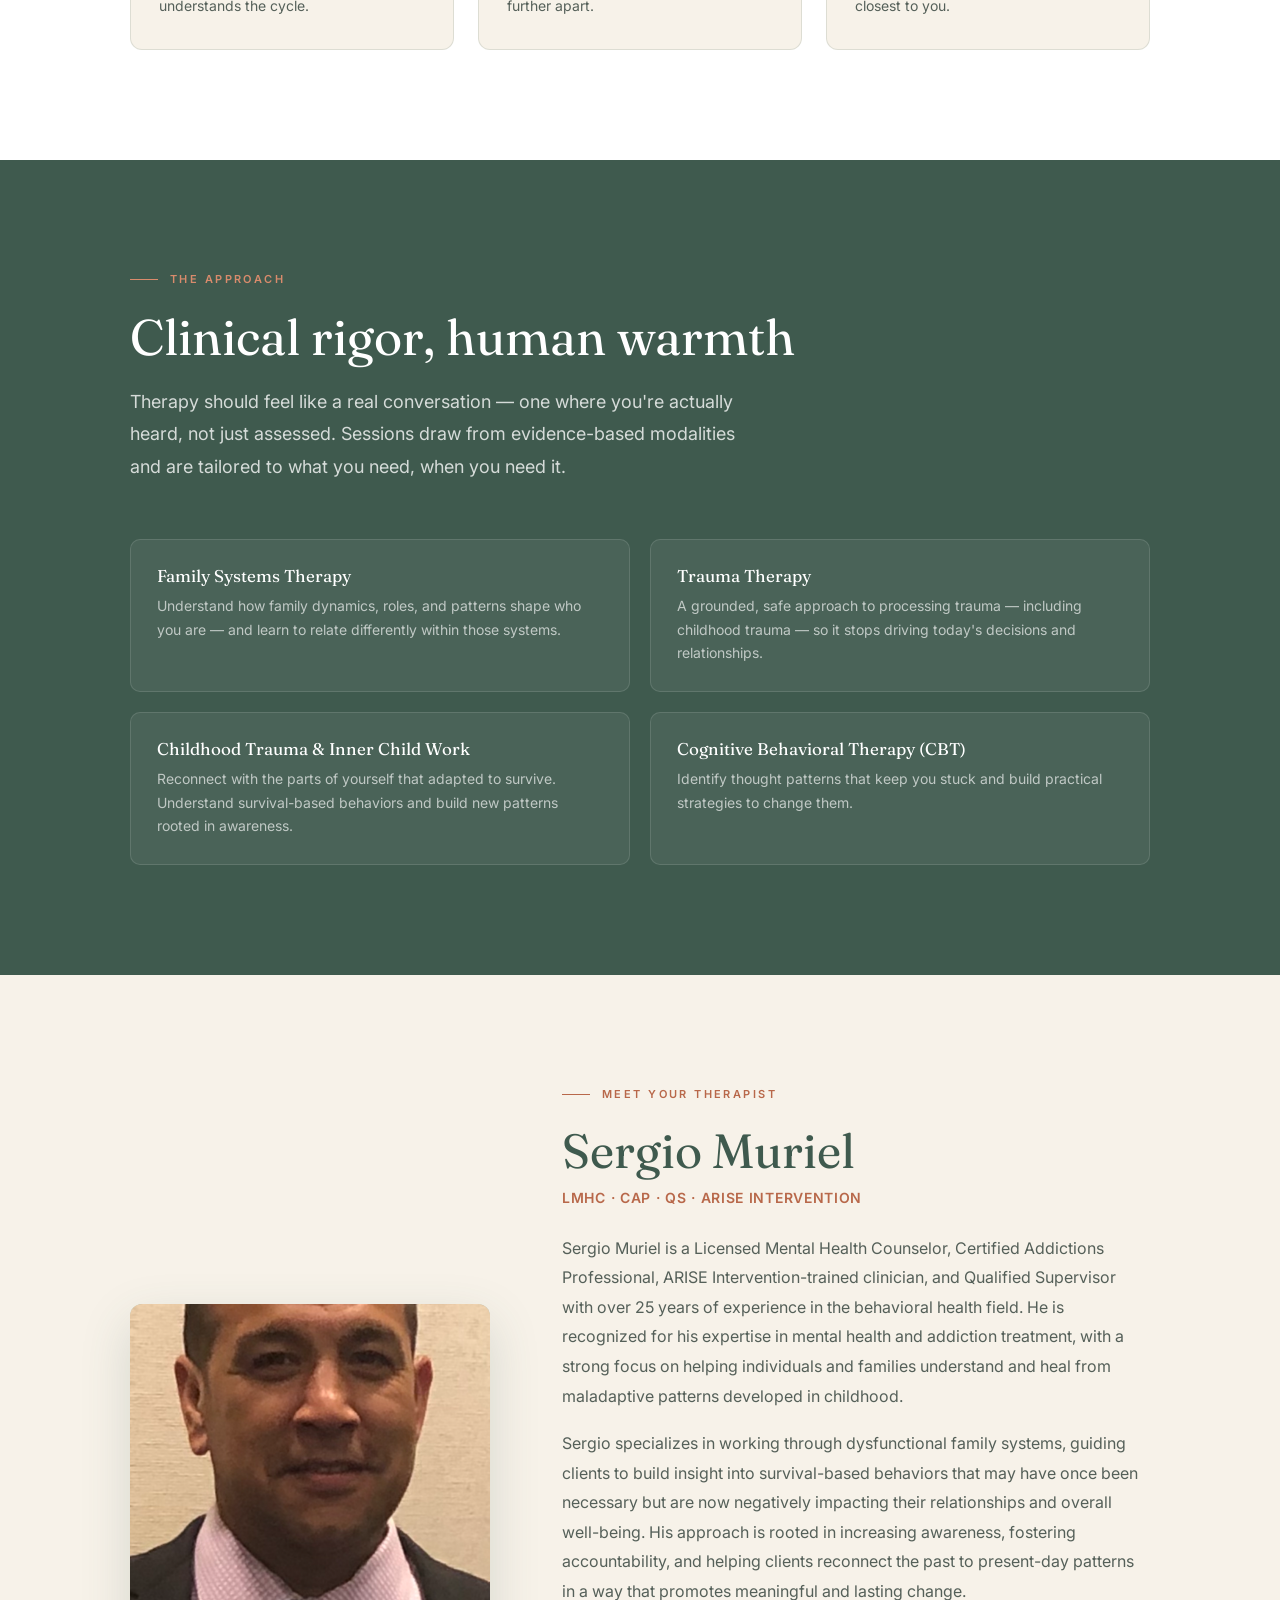
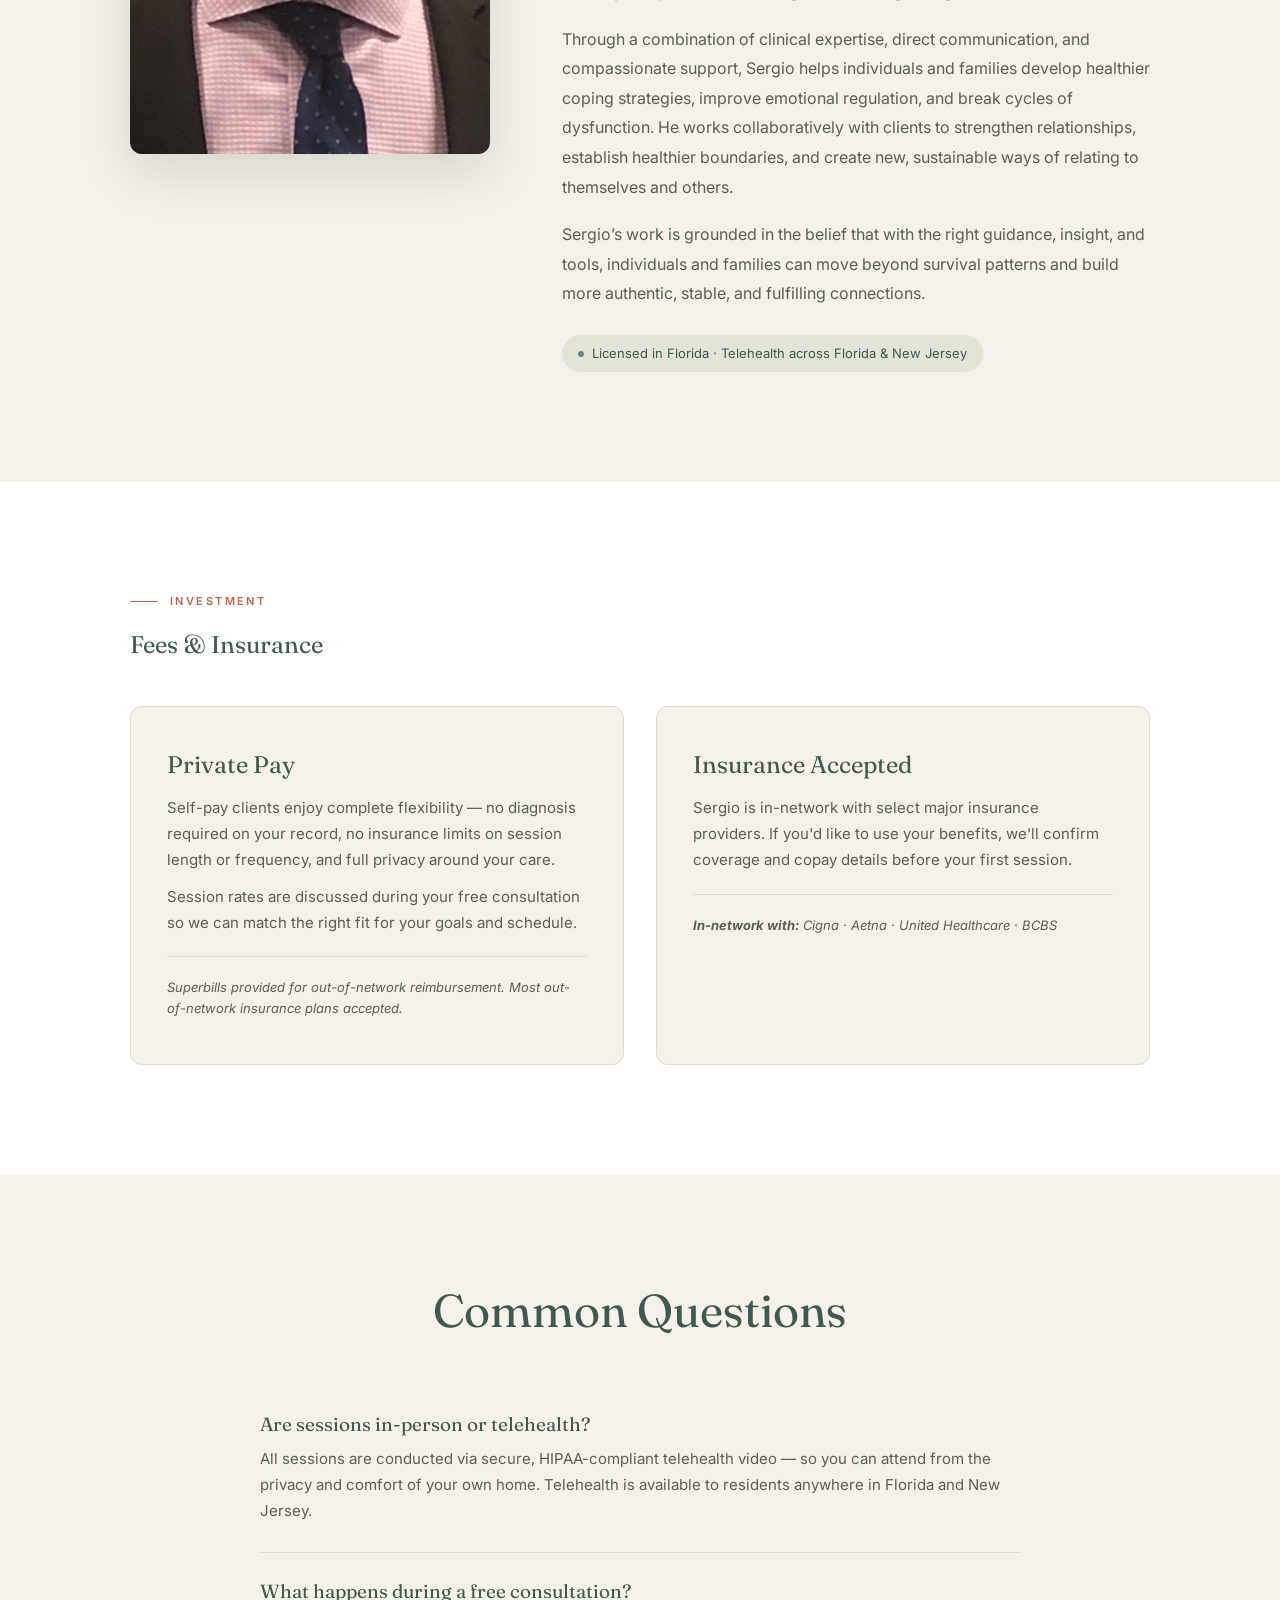
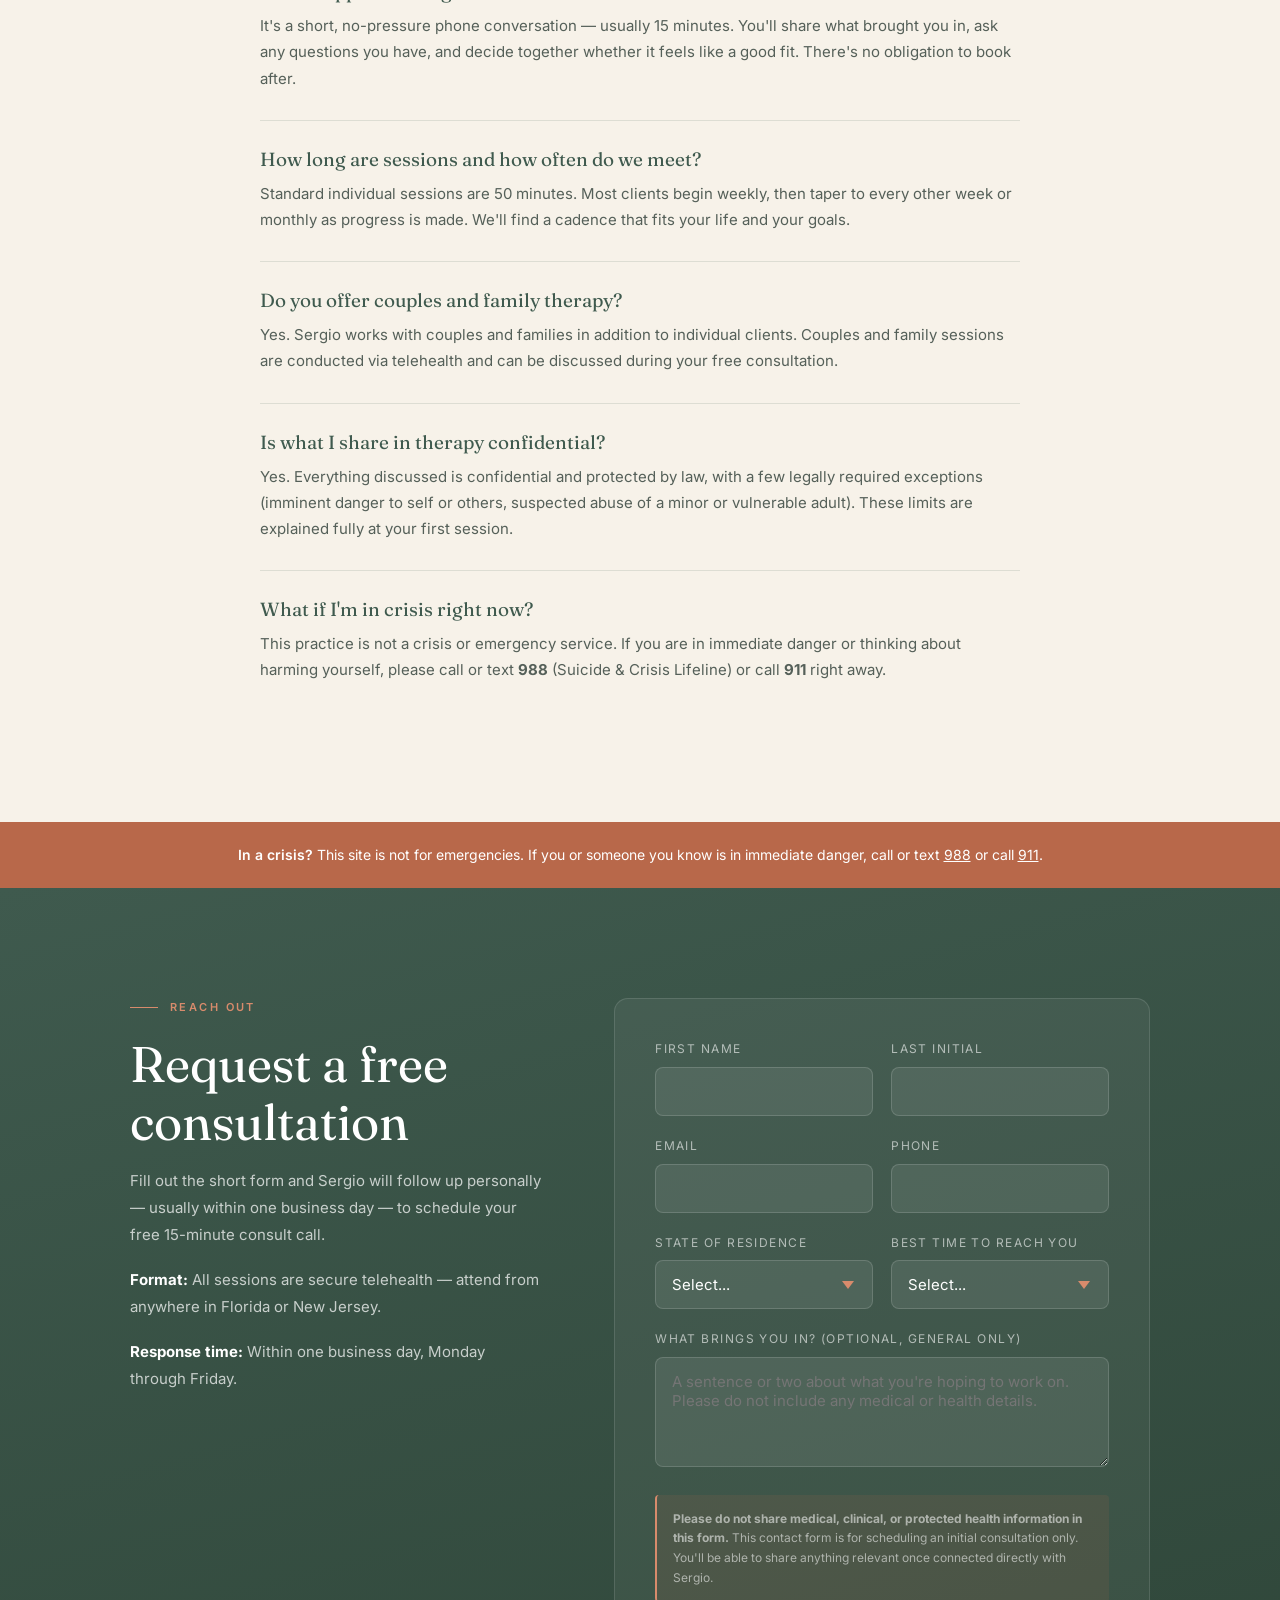
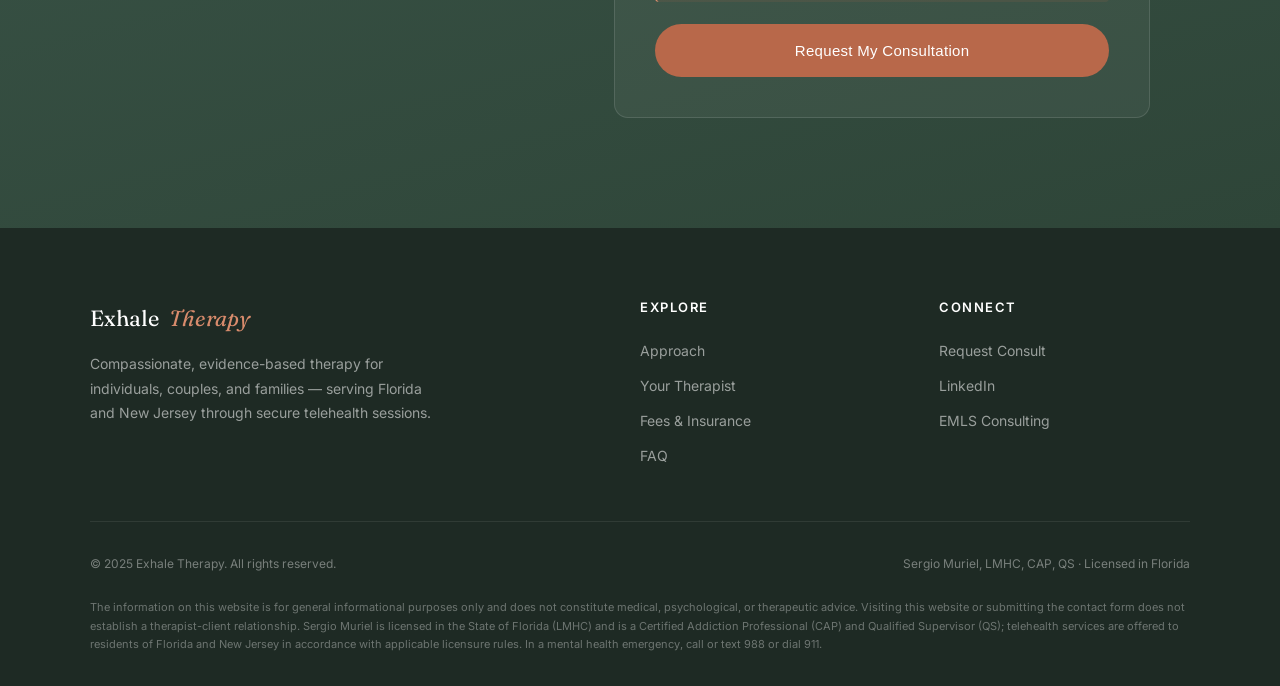
<file: therapy/index.html>
<!DOCTYPE html>
<html lang="en">
<head>
  <meta charset="UTF-8">
  <meta name="viewport" content="width=device-width, initial-scale=1.0">
  <title>Exhale Therapy | Telehealth Therapy for Florida & New Jersey</title>
  <meta name="description" content="Telehealth therapy with Sergio Muriel, LMHC, CAP, QS. Secure virtual sessions for adults across Florida and New Jersey. Anxiety, depression, trauma, couples, family therapy, and process addictions.">
  <link rel="preconnect" href="https://fonts.googleapis.com">
  <link rel="preconnect" href="https://fonts.gstatic.com" crossorigin>
  <link href="https://fonts.googleapis.com/css2?family=Fraunces:ital,wght@0,400;0,500;1,400&family=Inter:wght@400;500;600&display=swap" rel="stylesheet">
  <link rel="stylesheet" href="style.css">
</head>
<body>

<nav>
  <a class="nav-logo" href="#top">
    <img src="assets/icon.png" alt="">
    Exhale <span>Therapy</span>
  </a>
  <ul class="nav-links">
    <li><a href="#approach">Approach</a></li>
    <li><a href="#therapist">Your Therapist</a></li>
    <li><a href="#fees">Fees &amp; Insurance</a></li>
    <li><a href="#faq">FAQ</a></li>
    <li><a href="#contact" class="nav-cta">Request Consult</a></li>
  </ul>
</nav>

<!-- HERO -->
<section class="hero" id="top">
  <div class="hero-inner">
    <div class="eyebrow">Telehealth therapy for real life</div>
    <h1>Room to <em>breathe.</em></h1>
    <p class="hero-sub">Thoughtful, evidence-based therapy for adults navigating anxiety, depression, trauma, addiction, and family challenges. Secure telehealth sessions across Florida and New Jersey — from the privacy of your home.</p>
    <div class="hero-ctas">
      <a href="#contact" class="btn btn-primary">Request a Free Consultation</a>
      <a href="#approach" class="btn btn-outline">Learn About Our Approach</a>
    </div>
  </div>
</section>

<!-- FOR WHO -->
<section class="for-who" id="for-who">
  <div class="wrap">
    <div class="eyebrow">Who This Is For</div>
    <h2>Support for the weight you've been carrying</h2>
    <p class="for-who-sub">Whether something feels suddenly off or has been building for years, therapy can help you move through it with more clarity, tools, and self-compassion.</p>
    <div class="issues-grid">
      <div class="issue">
        <h3>Anxiety</h3>
        <p>Quiet the noise, understand your nervous system, and build practical tools to feel grounded and steady again.</p>
      </div>
      <div class="issue">
        <h3>Depression</h3>
        <p>Move through the heaviness with support — reconnect with motivation, meaning, and the parts of life that feel worth showing up for.</p>
      </div>
      <div class="issue">
        <h3>Trauma</h3>
        <p>Process what happened at a pace that feels safe — without re-living it — so the past stops running the present.</p>
      </div>
      <div class="issue">
        <h3>Process Addictions</h3>
        <p>Address compulsive patterns around gambling, technology, food, or other behaviors with a therapist who understands the cycle.</p>
      </div>
      <div class="issue">
        <h3>Couples Therapy</h3>
        <p>Strengthen communication, rebuild trust, and learn to navigate conflict in a way that brings you closer instead of further apart.</p>
      </div>
      <div class="issue">
        <h3>Family Therapy</h3>
        <p>Work through generational patterns, improve family dynamics, and build healthier ways of relating to the people closest to you.</p>
      </div>
    </div>
  </div>
</section>

<!-- APPROACH -->
<section class="approach" id="approach">
  <div class="wrap">
    <div class="eyebrow">The Approach</div>
    <h2>Clinical rigor, human warmth</h2>
    <p class="approach-lede">Therapy should feel like a real conversation — one where you're actually heard, not just assessed. Sessions draw from evidence-based modalities and are tailored to what you need, when you need it.</p>
    <div class="modalities">
      <div class="modality">
        <h4>Family Systems Therapy</h4>
        <p>Understand how family dynamics, roles, and patterns shape who you are — and learn to relate differently within those systems.</p>
      </div>
      <div class="modality">
        <h4>Trauma Therapy</h4>
        <p>A grounded, safe approach to processing trauma — including childhood trauma — so it stops driving today's decisions and relationships.</p>
      </div>
      <div class="modality">
        <h4>Childhood Trauma &amp; Inner Child Work</h4>
        <p>Reconnect with the parts of yourself that adapted to survive. Understand survival-based behaviors and build new patterns rooted in awareness.</p>
      </div>
      <div class="modality">
        <h4>Cognitive Behavioral Therapy (CBT)</h4>
        <p>Identify thought patterns that keep you stuck and build practical strategies to change them.</p>
      </div>
    </div>
  </div>
</section>

<!-- THERAPIST -->
<section class="therapist" id="therapist">
  <div class="wrap">
    <div class="therapist-inner">
      <div class="therapist-photo-wrap">
        <img src="assets/therapist.jpg" alt="Sergio Muriel, LMHC, CAP, QS">
      </div>
      <div class="therapist-info">
        <div class="eyebrow">Meet Your Therapist</div>
        <h2>Sergio Muriel</h2>
        <div class="therapist-creds">LMHC &middot; CAP &middot; QS &middot; ARISE Intervention</div>
        <p>Sergio Muriel is a Licensed Mental Health Counselor, Certified Addictions Professional, ARISE Intervention-trained clinician, and Qualified Supervisor with over 25 years of experience in the behavioral health field. He is recognized for his expertise in mental health and addiction treatment, with a strong focus on helping individuals and families understand and heal from maladaptive patterns developed in childhood.</p>
        <p>Sergio specializes in working through dysfunctional family systems, guiding clients to build insight into survival-based behaviors that may have once been necessary but are now negatively impacting their relationships and overall well-being. His approach is rooted in increasing awareness, fostering accountability, and helping clients reconnect the past to present-day patterns in a way that promotes meaningful and lasting change.</p>
        <p>Through a combination of clinical expertise, direct communication, and compassionate support, Sergio helps individuals and families develop healthier coping strategies, improve emotional regulation, and break cycles of dysfunction. He works collaboratively with clients to strengthen relationships, establish healthier boundaries, and create new, sustainable ways of relating to themselves and others.</p>
        <p>Sergio&rsquo;s work is grounded in the belief that with the right guidance, insight, and tools, individuals and families can move beyond survival patterns and build more authentic, stable, and fulfilling connections.</p>
        <div class="licensure-pill">Licensed in Florida &middot; Telehealth across Florida &amp; New Jersey</div>
      </div>
    </div>
  </div>
</section>

<!-- FEES -->
<section class="fees" id="fees">
  <div class="wrap">
    <div class="eyebrow">Investment</div>
    <h2>Fees &amp; Insurance</h2>
    <div class="fees-grid">
      <div class="fee-card">
        <h3>Private Pay</h3>
        <p>Self-pay clients enjoy complete flexibility — no diagnosis required on your record, no insurance limits on session length or frequency, and full privacy around your care.</p>
        <p>Session rates are discussed during your free consultation so we can match the right fit for your goals and schedule.</p>
        <div class="insurers">Superbills provided for out-of-network reimbursement. Most out-of-network insurance plans accepted.</div>
      </div>
      <div class="fee-card">
        <h3>Insurance Accepted</h3>
        <p>Sergio is in-network with select major insurance providers. If you'd like to use your benefits, we'll confirm coverage and copay details before your first session.</p>
        <div class="insurers">
          <strong>In-network with:</strong> Cigna &middot; Aetna &middot; United Healthcare &middot; BCBS
        </div>
      </div>
    </div>
  </div>
</section>

<!-- FAQ -->
<section class="faq" id="faq">
  <div class="wrap">
    <h2>Common Questions</h2>
    <div class="faq-list">
      <div class="faq-item">
        <h3>Are sessions in-person or telehealth?</h3>
        <p>All sessions are conducted via secure, HIPAA-compliant telehealth video — so you can attend from the privacy and comfort of your own home. Telehealth is available to residents anywhere in Florida and New Jersey.</p>
      </div>
      <div class="faq-item">
        <h3>What happens during a free consultation?</h3>
        <p>It's a short, no-pressure phone conversation — usually 15 minutes. You'll share what brought you in, ask any questions you have, and decide together whether it feels like a good fit. There's no obligation to book after.</p>
      </div>
      <div class="faq-item">
        <h3>How long are sessions and how often do we meet?</h3>
        <p>Standard individual sessions are 50 minutes. Most clients begin weekly, then taper to every other week or monthly as progress is made. We'll find a cadence that fits your life and your goals.</p>
      </div>
      <div class="faq-item">
        <h3>Do you offer couples and family therapy?</h3>
        <p>Yes. Sergio works with couples and families in addition to individual clients. Couples and family sessions are conducted via telehealth and can be discussed during your free consultation.</p>
      </div>
      <div class="faq-item">
        <h3>Is what I share in therapy confidential?</h3>
        <p>Yes. Everything discussed is confidential and protected by law, with a few legally required exceptions (imminent danger to self or others, suspected abuse of a minor or vulnerable adult). These limits are explained fully at your first session.</p>
      </div>
      <div class="faq-item">
        <h3>What if I'm in crisis right now?</h3>
        <p>This practice is not a crisis or emergency service. If you are in immediate danger or thinking about harming yourself, please call or text <strong>988</strong> (Suicide &amp; Crisis Lifeline) or call <strong>911</strong> right away.</p>
      </div>
    </div>
  </div>
</section>

<!-- CRISIS BANNER -->
<div class="crisis-banner">
  <strong>In a crisis?</strong> This site is not for emergencies. If you or someone you know is in immediate danger, call or text <a href="tel:988">988</a> or call <a href="tel:911">911</a>.
</div>

<!-- CONTACT -->
<section class="contact" id="contact">
  <div class="wrap">
    <div class="contact-grid">
      <div class="contact-info">
        <div class="eyebrow">Reach Out</div>
        <h2>Request a free consultation</h2>
        <p class="contact-lede">Fill out the short form and Sergio will follow up personally — usually within one business day — to schedule your free 15-minute consult call.</p>
        <p><strong>Format:</strong> All sessions are secure telehealth — attend from anywhere in Florida or New Jersey.</p>
        <p><strong>Response time:</strong> Within one business day, Monday through Friday.</p>
      </div>

      <form action="https://formspree.io/f/xjgplppe" method="POST">
        <div class="form-row">
          <div class="field">
            <label for="name">First Name</label>
            <input type="text" name="name" id="name" required>
          </div>
          <div class="field">
            <label for="last">Last Initial</label>
            <input type="text" name="last_initial" id="last" maxlength="2">
          </div>
        </div>
        <div class="form-row">
          <div class="field">
            <label for="email">Email</label>
            <input type="email" name="email" id="email" required>
          </div>
          <div class="field">
            <label for="phone">Phone</label>
            <input type="tel" name="phone" id="phone" required>
          </div>
        </div>
        <div class="form-row">
          <div class="field">
            <label for="state">State of Residence</label>
            <select name="state" id="state" required>
              <option value="">Select...</option>
              <option value="FL">Florida</option>
              <option value="NJ">New Jersey</option>
              <option value="Other">Other</option>
            </select>
          </div>
          <div class="field">
            <label for="contact_time">Best Time to Reach You</label>
            <select name="contact_time" id="contact_time">
              <option value="">Select...</option>
              <option>Morning (8am–12pm)</option>
              <option>Afternoon (12pm–5pm)</option>
              <option>Evening (5pm–8pm)</option>
            </select>
          </div>
        </div>
        <div class="field">
          <label for="reason">What brings you in? (optional, general only)</label>
          <textarea name="reason" id="reason" placeholder="A sentence or two about what you're hoping to work on. Please do not include any medical or health details."></textarea>
        </div>
        <div class="privacy-note">
          <strong>Please do not share medical, clinical, or protected health information in this form.</strong> This contact form is for scheduling an initial consultation only. You'll be able to share anything relevant once connected directly with Sergio.
        </div>
        <button type="submit" class="btn btn-primary">Request My Consultation</button>
      </form>
    </div>
  </div>
</section>

<!-- FOOTER -->
<footer>
  <div class="footer-inner">
    <div class="footer-brand">
      <a class="nav-logo" href="#top">Exhale <span style="color:var(--clay-soft)">Therapy</span></a>
      <p>Compassionate, evidence-based therapy for individuals, couples, and families — serving Florida and New Jersey through secure telehealth sessions.</p>
    </div>
    <div class="footer-col">
      <h4>Explore</h4>
      <a href="#approach">Approach</a>
      <a href="#therapist">Your Therapist</a>
      <a href="#fees">Fees &amp; Insurance</a>
      <a href="#faq">FAQ</a>
    </div>
    <div class="footer-col">
      <h4>Connect</h4>
      <a href="#contact">Request Consult</a>
      <a href="https://www.linkedin.com/in/sergio-muriel-lmhc-cap-diamond-behavioral-group-06406958/" target="_blank" rel="noopener">LinkedIn</a>
      <a href="https://emlsconsulting.com" target="_blank" rel="noopener">EMLS Consulting</a>
    </div>
  </div>
  <div class="footer-bottom">
    <span>&copy; 2025 Exhale Therapy. All rights reserved.</span>
    <span>Sergio Muriel, LMHC, CAP, QS &middot; Licensed in Florida</span>
  </div>
  <div class="footer-disclaimer">
    The information on this website is for general informational purposes only and does not constitute medical, psychological, or therapeutic advice. Visiting this website or submitting the contact form does not establish a therapist-client relationship. Sergio Muriel is licensed in the State of Florida (LMHC) and is a Certified Addiction Professional (CAP) and Qualified Supervisor (QS); telehealth services are offered to residents of Florida and New Jersey in accordance with applicable licensure rules. In a mental health emergency, call or text 988 or dial 911.
  </div>
</footer>

</body>
</html>
</file>
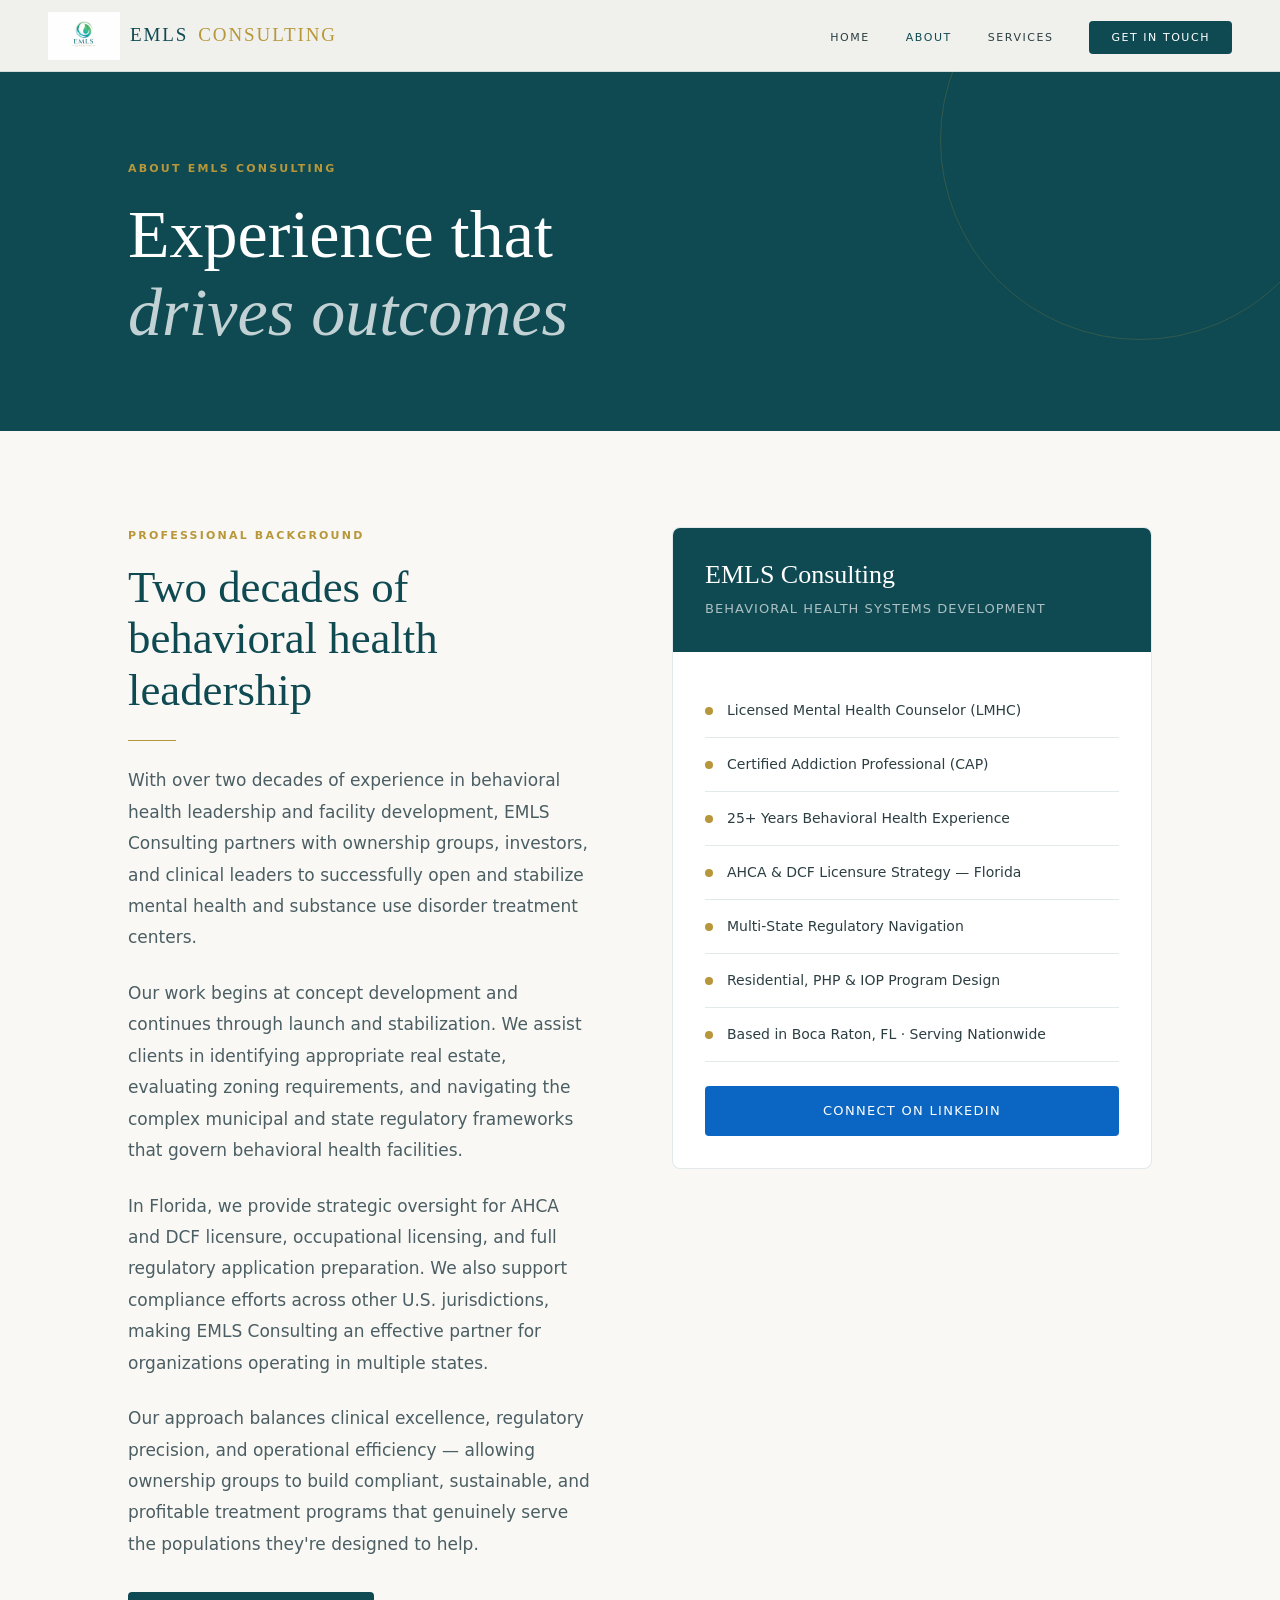
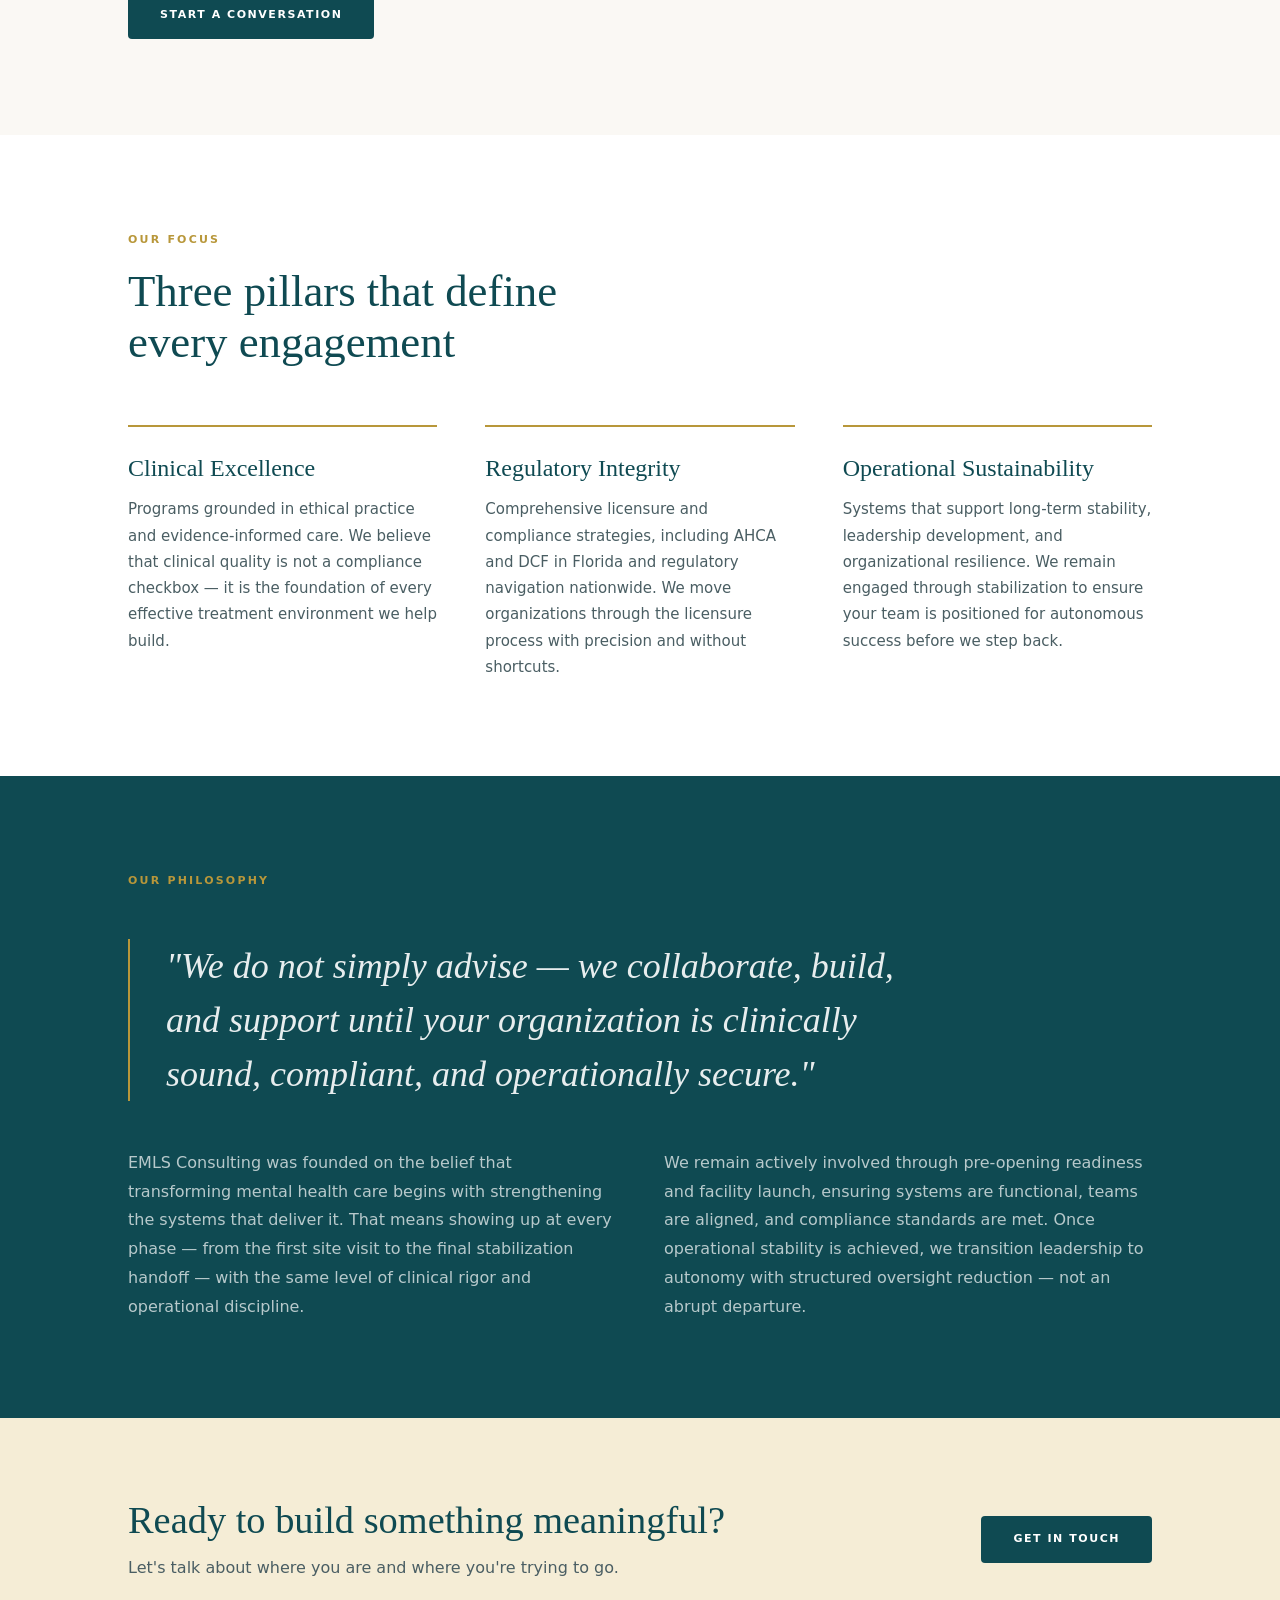
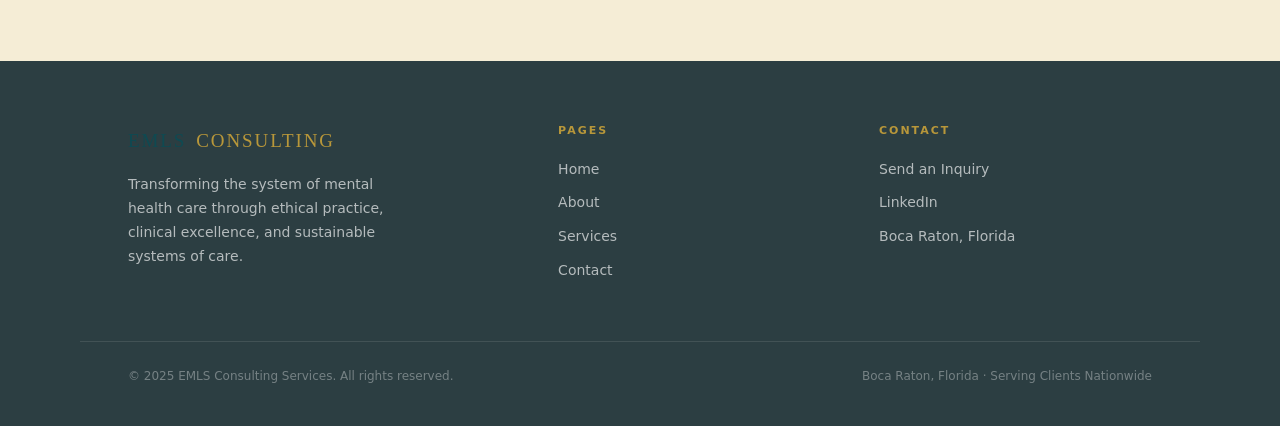
<file: about.html>
<!DOCTYPE html>
<html lang="en">
<head>
  <meta charset="UTF-8">
  <meta name="viewport" content="width=device-width, initial-scale=1.0">
  <title>About | EMLS Consulting</title>
  <meta name="description" content="Licensed Mental Health Counselor and Certified Addiction Professional with over 25 years of experience in behavioral health leadership and facility development.">
  <link rel="stylesheet" href="style.css">
  <style>
    /* ---- BIO SECTION ---- */
    .bio-section { background: var(--warm-white); padding: 96px 0; }
    .bio-inner {
      max-width: var(--max-w);
      margin: 0 auto;
      padding: 0 48px;
      display: grid;
      grid-template-columns: 1fr 480px;
      gap: 80px;
      align-items: start;
    }
    .bio-text h2 { font-size: clamp(32px, 3.5vw, 48px); color: var(--teal); margin-bottom: 24px; }
    .bio-text p { font-size: 17px; color: var(--slate-mid); line-height: 1.85; margin-bottom: 24px; }

    .bio-sidebar {
      position: sticky;
      top: 96px;
    }
    .sidebar-card {
      background: #fff;
      border: 1px solid var(--border);
      border-radius: 8px;
      overflow: hidden;
    }
    .sidebar-card-header {
      background-color: #0F4A52;
      padding: 32px;
    }
    .sidebar-card-header h3 {
      font-size: 26px;
      color: #fff;
      margin-bottom: 8px;
    }
    .sidebar-card-header p { font-size: 13px; color: rgba(255,255,255,0.65); letter-spacing: 0.08em; text-transform: uppercase; }
    .sidebar-card-body { padding: 32px; }
    .credential-badge {
      display: flex;
      gap: 14px;
      align-items: center;
      padding: 16px 0;
      border-bottom: 1px solid var(--border);
    }
    .credential-badge:last-child { border-bottom: none; }
    .badge-dot {
      width: 8px; height: 8px;
      background: var(--gold);
      border-radius: 50%;
      flex-shrink: 0;
    }
    .badge-text { font-size: 14px; color: var(--slate); line-height: 1.5; }
    .sidebar-linkedin {
      margin-top: 24px;
      display: block;
      text-align: center;
      padding: 14px;
      background: #0A66C2;
      color: #fff;
      text-decoration: none;
      border-radius: var(--radius);
      font-size: 13px;
      letter-spacing: 0.1em;
      text-transform: uppercase;
      transition: background 0.2s;
    }
    .sidebar-linkedin:hover { background: #084d93; }

    /* ---- MISSION SECTION ---- */
    .mission-section { background: #fff; padding: 96px 0; }
    .mission-inner {
      max-width: var(--max-w);
      margin: 0 auto;
      padding: 0 48px;
    }
    .mission-inner h2 { font-size: clamp(32px, 3.5vw, 52px); color: var(--teal); margin-bottom: 24px; }
    .mission-cols {
      display: grid;
      grid-template-columns: repeat(3, 1fr);
      gap: 48px;
      margin-top: 56px;
    }
    .mission-col {
      border-top: 2px solid var(--gold);
      padding-top: 28px;
    }
    .mission-col h3 {
      font-size: 24px;
      color: var(--teal);
      margin-bottom: 14px;
    }
    .mission-col p { font-size: 15px; color: var(--slate-mid); line-height: 1.75; }

    /* ---- APPROACH ---- */
    .approach { background-color: #0F4A52; padding: 96px 0; }
    .approach-inner {
      max-width: var(--max-w);
      margin: 0 auto;
      padding: 0 48px;
    }
    .approach-inner h2 { font-size: clamp(32px, 3.5vw, 52px); color: #fff; margin-bottom: 48px; }
    .approach-quote {
      font-family: Georgia, serif;
      font-size: clamp(22px, 3vw, 36px);
      font-style: italic;
      color: rgba(255,255,255,0.9);
      line-height: 1.5;
      border-left: 2px solid var(--gold);
      padding-left: 36px;
      margin: 48px 0;
      max-width: 800px;
    }
    .approach-body {
      display: grid;
      grid-template-columns: 1fr 1fr;
      gap: 48px;
    }
    .approach-body p { font-size: 16px; color: rgba(255,255,255,0.7); line-height: 1.8; }

    /* ---- CTA STRIP ---- */
    .about-cta {
      background: var(--gold-light);
      padding: 80px 0;
    }
    .about-cta-inner {
      max-width: var(--max-w);
      margin: 0 auto;
      padding: 0 48px;
      display: flex;
      align-items: center;
      justify-content: space-between;
      gap: 48px;
    }
    .about-cta h2 { font-size: clamp(28px, 3vw, 44px); color: var(--teal); }
    .about-cta p { font-size: 16px; color: var(--slate-mid); margin-top: 12px; }

    @media (max-width: 960px) {
      .bio-inner { grid-template-columns: 1fr; }
      .bio-sidebar { position: static; }
      .mission-cols { grid-template-columns: 1fr; gap: 32px; }
      .approach-body { grid-template-columns: 1fr; gap: 24px; }
      .about-cta-inner { flex-direction: column; align-items: flex-start; }
    }
    @media (max-width: 600px) {
      .bio-inner, .mission-inner, .approach-inner, .about-cta-inner { padding: 0 24px; }
    }
  </style>
</head>
<body>

  <nav>
    <a class="nav-logo" href="index.html"><img src="logo.png" alt="EMLS Consulting">EMLS <span>Consulting</span></a>
    <button class="nav-hamburger" aria-label="Menu">
      <span></span><span></span><span></span>
    </button>
    <ul class="nav-links">
      <li><a href="index.html">Home</a></li>
      <li><a href="about.html" class="active">About</a></li>
      <li><a href="services.html">Services</a></li>
      <li><a href="contact.html" class="nav-cta">Get in Touch</a></li>
    </ul>
  </nav>

  <!-- PAGE HERO -->
  <div class="page-hero">
    <div class="container">
      <span class="section-label">About EMLS Consulting</span>
      <h1>Experience that<br><em>drives outcomes</em></h1>
    </div>
  </div>

  <!-- BIO SECTION -->
  <section class="bio-section">
    <div class="bio-inner">
      <div class="bio-text fade-up">
        <span class="section-label">Professional Background</span>
        <h2>Two decades of behavioral health leadership</h2>
        <span class="gold-rule"></span>

        <p>With over two decades of experience in behavioral health leadership and facility development, EMLS Consulting partners with ownership groups, investors, and clinical leaders to successfully open and stabilize mental health and substance use disorder treatment centers.</p>

        <p>Our work begins at concept development and continues through launch and stabilization. We assist clients in identifying appropriate real estate, evaluating zoning requirements, and navigating the complex municipal and state regulatory frameworks that govern behavioral health facilities.</p>

        <p>In Florida, we provide strategic oversight for AHCA and DCF licensure, occupational licensing, and full regulatory application preparation. We also support compliance efforts across other U.S. jurisdictions, making EMLS Consulting an effective partner for organizations operating in multiple states.</p>

        <p>Our approach balances clinical excellence, regulatory precision, and operational efficiency — allowing ownership groups to build compliant, sustainable, and profitable treatment programs that genuinely serve the populations they're designed to help.</p>

        <a href="contact.html" class="btn btn-primary" style="margin-top:8px">Start a Conversation</a>
      </div>

      <div class="bio-sidebar fade-up" style="transition-delay:0.15s">
        <div class="sidebar-card">
          <div class="sidebar-card-header">
            <h3>EMLS Consulting</h3>
            <p>Behavioral Health Systems Development</p>
          </div>
          <div class="sidebar-card-body">
            <div class="credential-badge">
              <div class="badge-dot"></div>
              <div class="badge-text">Licensed Mental Health Counselor (LMHC)</div>
            </div>
            <div class="credential-badge">
              <div class="badge-dot"></div>
              <div class="badge-text">Certified Addiction Professional (CAP)</div>
            </div>
            <div class="credential-badge">
              <div class="badge-dot"></div>
              <div class="badge-text">25+ Years Behavioral Health Experience</div>
            </div>
            <div class="credential-badge">
              <div class="badge-dot"></div>
              <div class="badge-text">AHCA &amp; DCF Licensure Strategy — Florida</div>
            </div>
            <div class="credential-badge">
              <div class="badge-dot"></div>
              <div class="badge-text">Multi-State Regulatory Navigation</div>
            </div>
            <div class="credential-badge">
              <div class="badge-dot"></div>
              <div class="badge-text">Residential, PHP &amp; IOP Program Design</div>
            </div>
            <div class="credential-badge">
              <div class="badge-dot"></div>
              <div class="badge-text">Based in Boca Raton, FL &middot; Serving Nationwide</div>
            </div>
            <a href="https://www.linkedin.com/in/sergio-muriel-lmhc-cap-diamond-behavioral-group-06406958/" class="sidebar-linkedin" target="_blank">Connect on LinkedIn</a>
          </div>
        </div>
      </div>
    </div>
  </section>

  <!-- MISSION -->
  <section class="mission-section">
    <div class="mission-inner">
      <span class="section-label fade-up">Our Focus</span>
      <h2 class="fade-up">Three pillars that define<br>every engagement</h2>
      <div class="mission-cols">
        <div class="mission-col fade-up" style="transition-delay:0s">
          <h3>Clinical Excellence</h3>
          <p>Programs grounded in ethical practice and evidence-informed care. We believe that clinical quality is not a compliance checkbox — it is the foundation of every effective treatment environment we help build.</p>
        </div>
        <div class="mission-col fade-up" style="transition-delay:0.1s">
          <h3>Regulatory Integrity</h3>
          <p>Comprehensive licensure and compliance strategies, including AHCA and DCF in Florida and regulatory navigation nationwide. We move organizations through the licensure process with precision and without shortcuts.</p>
        </div>
        <div class="mission-col fade-up" style="transition-delay:0.2s">
          <h3>Operational Sustainability</h3>
          <p>Systems that support long-term stability, leadership development, and organizational resilience. We remain engaged through stabilization to ensure your team is positioned for autonomous success before we step back.</p>
        </div>
      </div>
    </div>
  </section>

  <!-- APPROACH -->
  <section class="approach">
    <div class="approach-inner">
      <span class="section-label">Our Philosophy</span>
      <blockquote class="approach-quote fade-up">
        "We do not simply advise — we collaborate, build, and support until your organization is clinically sound, compliant, and operationally secure."
      </blockquote>
      <div class="approach-body">
        <p class="fade-up">EMLS Consulting was founded on the belief that transforming mental health care begins with strengthening the systems that deliver it. That means showing up at every phase — from the first site visit to the final stabilization handoff — with the same level of clinical rigor and operational discipline.</p>
        <p class="fade-up" style="transition-delay:0.12s">We remain actively involved through pre-opening readiness and facility launch, ensuring systems are functional, teams are aligned, and compliance standards are met. Once operational stability is achieved, we transition leadership to autonomy with structured oversight reduction — not an abrupt departure.</p>
      </div>
    </div>
  </section>

  <!-- ABOUT CTA -->
  <section class="about-cta">
    <div class="about-cta-inner">
      <div class="fade-up">
        <h2>Ready to build something meaningful?</h2>
        <p>Let's talk about where you are and where you're trying to go.</p>
      </div>
      <div class="fade-up" style="transition-delay:0.1s">
        <a href="contact.html" class="btn btn-primary">Get in Touch</a>
      </div>
    </div>
  </section>

  <!-- FOOTER -->
  <footer>
    <div class="footer-inner">
      <div class="footer-brand">
        <a class="nav-logo" href="index.html">EMLS <span style="color:var(--gold)">Consulting</span></a>
        <p>Transforming the system of mental health care through ethical practice, clinical excellence, and sustainable systems of care.</p>
      </div>
      <div class="footer-col">
        <h4>Pages</h4>
        <a href="index.html">Home</a>
        <a href="about.html">About</a>
        <a href="services.html">Services</a>
        <a href="contact.html">Contact</a>
      </div>
      <div class="footer-col">
        <h4>Contact</h4>
        <a href="contact.html">Send an Inquiry</a>
        <a href="https://www.linkedin.com/in/sergio-muriel-lmhc-cap-diamond-behavioral-group-06406958/" target="_blank">LinkedIn</a>
        <a href="#">Boca Raton, Florida</a>
      </div>
    </div>
    <div class="footer-bottom">
      <span>&copy; 2025 EMLS Consulting Services. All rights reserved.</span>
      <span>Boca Raton, Florida &middot; Serving Clients Nationwide</span>
    </div>
  </footer>

  <script src="shared.js"></script>
</body>
</html>
</file>
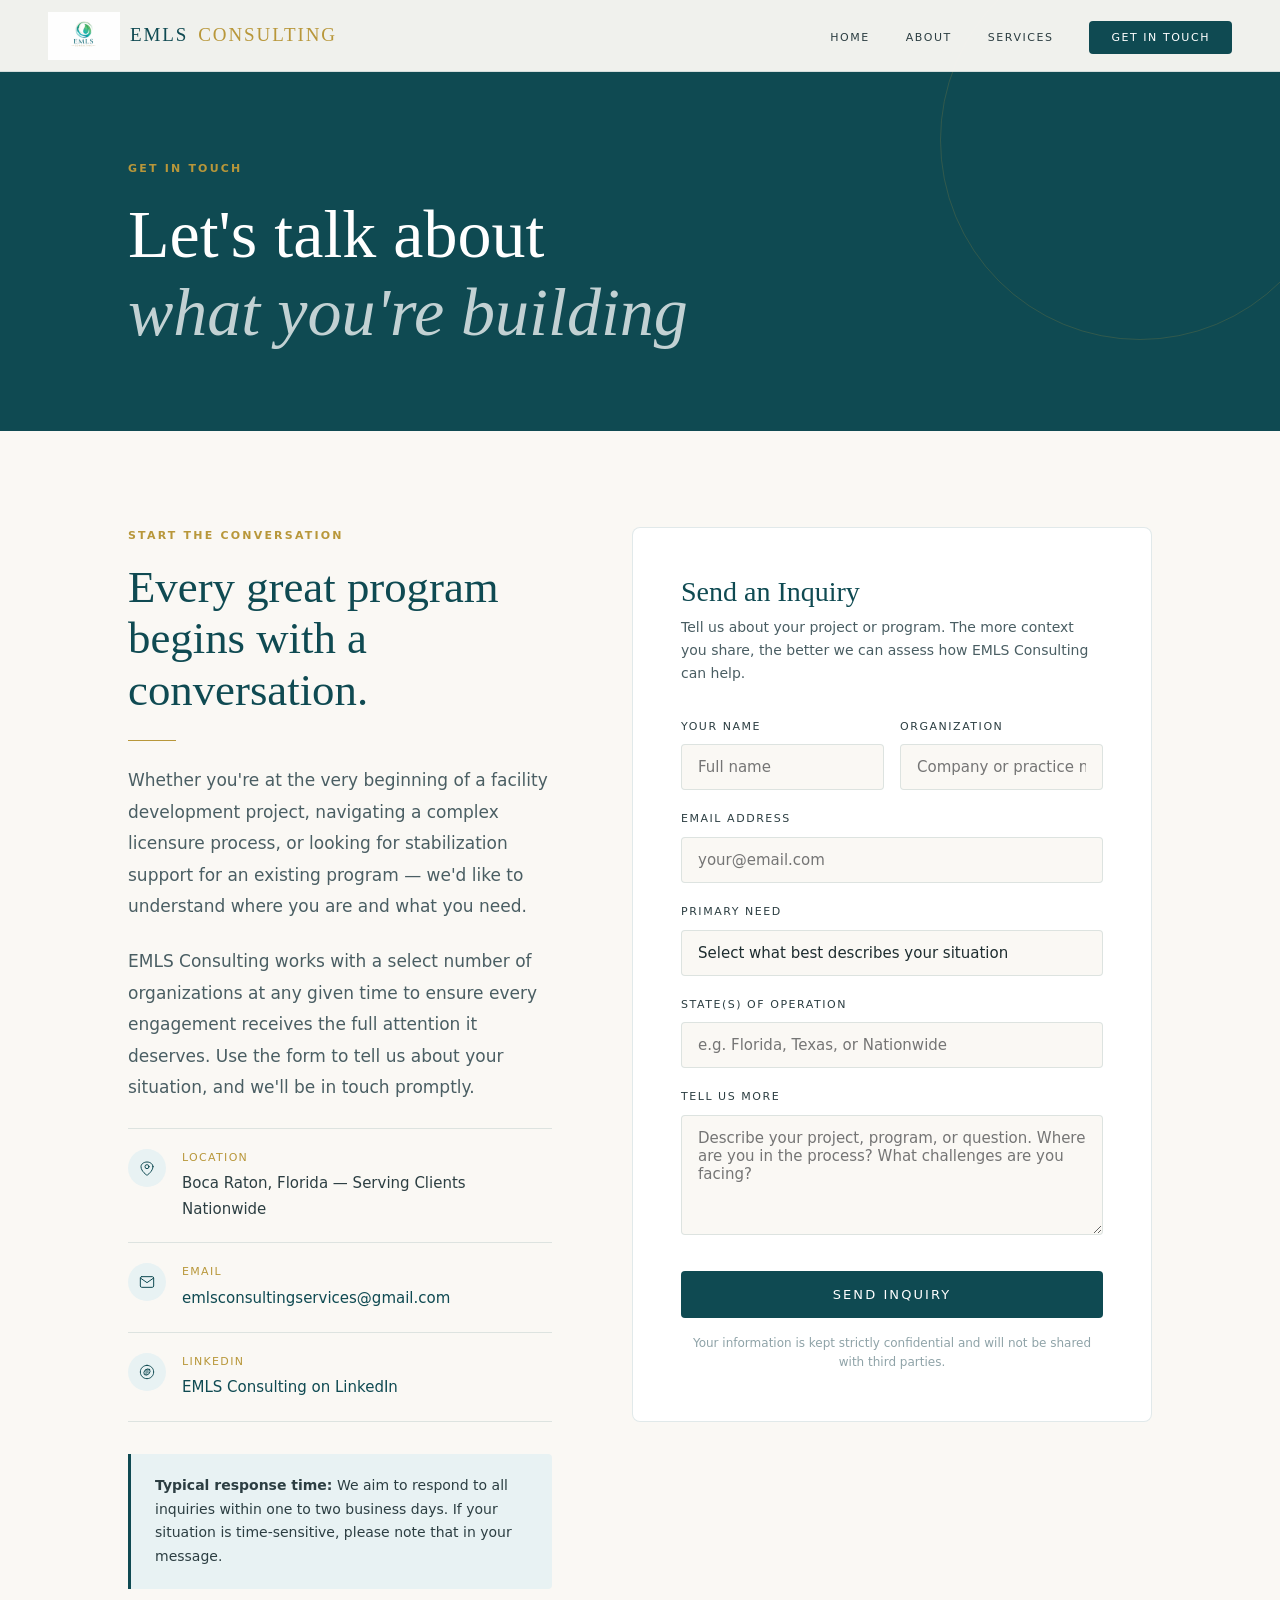
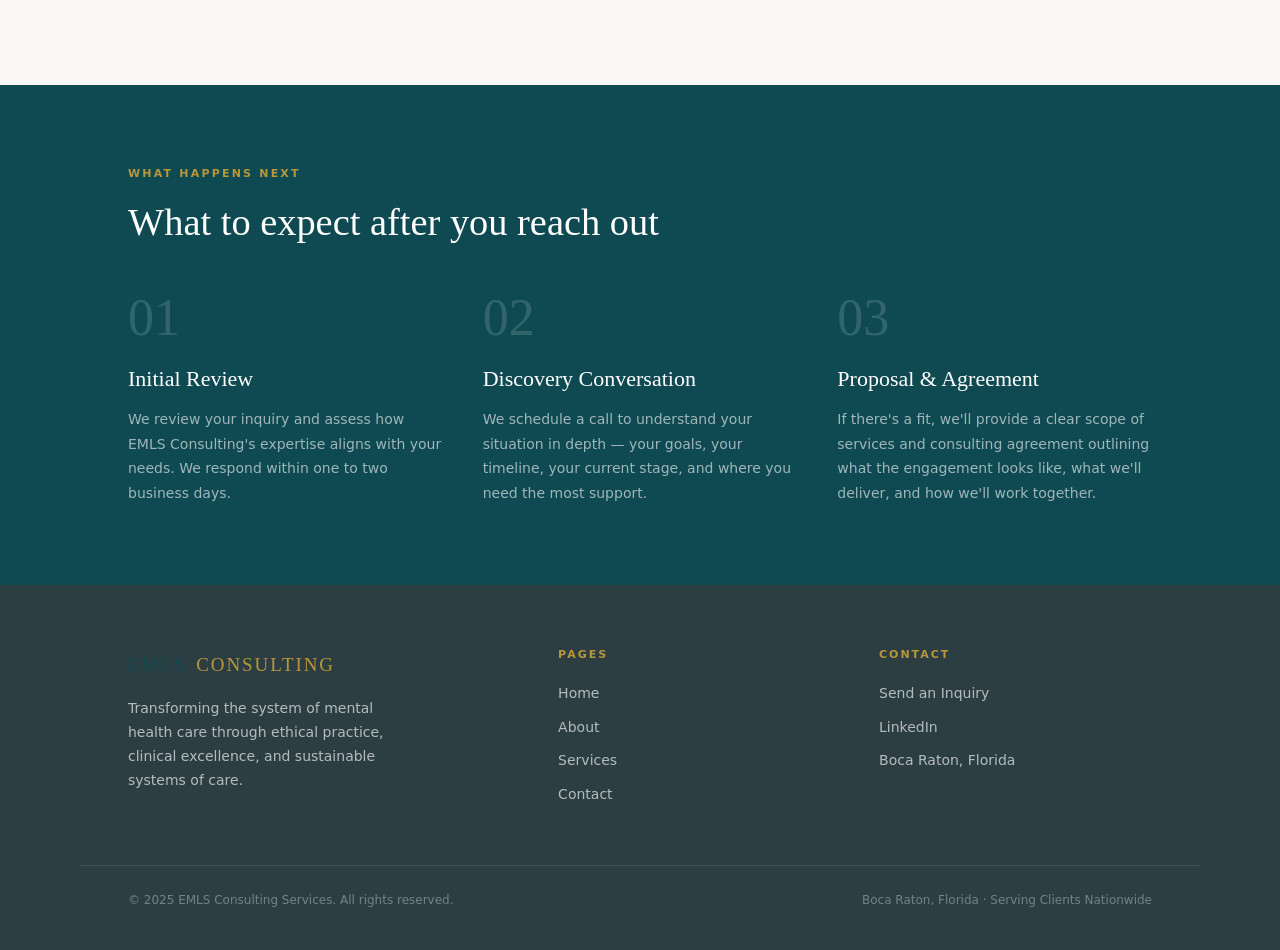
<file: contact.html>
<!DOCTYPE html>
<html lang="en">
<head>
  <meta charset="UTF-8">
  <meta name="viewport" content="width=device-width, initial-scale=1.0">
  <title>Contact | EMLS Consulting</title>
  <meta name="description" content="Reach out to EMLS Consulting to discuss your behavioral health facility development, licensing, or operational stabilization needs.">
  <link rel="stylesheet" href="style.css">
  <style>
    /* ---- CONTACT LAYOUT ---- */
    .contact-section { background: var(--warm-white); padding: 96px 0; }
    .contact-inner {
      max-width: var(--max-w);
      margin: 0 auto;
      padding: 0 48px;
      display: grid;
      grid-template-columns: 1fr 520px;
      gap: 80px;
      align-items: start;
    }

    /* LEFT — Intro */
    .contact-intro h2 { font-size: clamp(32px, 3.5vw, 48px); color: var(--teal); margin-bottom: 24px; }
    .contact-intro p { font-size: 17px; color: var(--slate-mid); line-height: 1.85; margin-bottom: 24px; }

    .contact-detail {
      display: flex;
      align-items: flex-start;
      gap: 16px;
      padding: 20px 0;
      border-bottom: 1px solid var(--border);
    }
    .contact-detail:first-of-type { border-top: 1px solid var(--border); }
    .detail-icon {
      width: 38px; height: 38px;
      background: var(--teal-light);
      border-radius: 50%;
      display: flex;
      align-items: center;
      justify-content: center;
      flex-shrink: 0;
    }
    .detail-icon svg { width: 16px; height: 16px; stroke: var(--teal); fill: none; stroke-width: 1.5; stroke-linecap: round; stroke-linejoin: round; }
    .detail-label { font-size: 11px; letter-spacing: 0.12em; text-transform: uppercase; color: var(--gold); margin-bottom: 4px; }
    .detail-value { font-size: 15px; color: var(--slate); }
    .detail-value a { color: var(--teal); text-decoration: none; }
    .detail-value a:hover { text-decoration: underline; }

    .response-note {
      margin-top: 32px;
      background: var(--teal-light);
      border-left: 3px solid var(--teal);
      border-radius: 0 var(--radius) var(--radius) 0;
      padding: 20px 24px;
      font-size: 14px;
      color: var(--slate);
      line-height: 1.7;
    }

    /* RIGHT — Form */
    .contact-form-wrap {
      background: #fff;
      border: 1px solid var(--border);
      border-radius: 8px;
      padding: 48px;
      position: sticky;
      top: 96px;
    }
    .contact-form-wrap h3 {
      font-size: 28px;
      color: var(--teal);
      margin-bottom: 8px;
    }
    .contact-form-wrap > p {
      font-size: 14px;
      color: var(--slate-mid);
      margin-bottom: 32px;
      line-height: 1.65;
    }

    .form-group { margin-bottom: 20px; }
    .form-group label {
      display: block;
      font-size: 11px;
      font-weight: 400;
      letter-spacing: 0.14em;
      text-transform: uppercase;
      color: var(--slate);
      margin-bottom: 8px;
    }
    .form-group input,
    .form-group select,
    .form-group textarea {
      width: 100%;
      padding: 13px 16px;
      border: 1px solid var(--border);
      border-radius: var(--radius);
      font-family: 'Segoe UI', system-ui, sans-serif;
      font-size: 15px;
      font-weight: 300;
      color: var(--text);
      background: var(--warm-white);
      outline: none;
      transition: border-color 0.2s;
      appearance: none;
    }
    .form-group input:focus,
    .form-group select:focus,
    .form-group textarea:focus {
      border-color: var(--teal);
      background: #fff;
    }
    .form-group textarea { resize: vertical; min-height: 120px; }
    .form-row { display: grid; grid-template-columns: 1fr 1fr; gap: 16px; }

    .form-submit {
      width: 100%;
      padding: 16px;
      background-color: #0F4A52;
      color: #fff;
      border: none;
      border-radius: var(--radius);
      font-family: 'Segoe UI', system-ui, sans-serif;
      font-size: 13px;
      font-weight: 400;
      letter-spacing: 0.16em;
      text-transform: uppercase;
      cursor: pointer;
      transition: background 0.2s, transform 0.15s;
      margin-top: 8px;
    }
    .form-submit:hover { background: var(--teal-mid); transform: translateY(-1px); }
    .form-submit:active { transform: none; }

    .form-privacy {
      font-size: 12px;
      color: var(--slate-light);
      text-align: center;
      margin-top: 16px;
      line-height: 1.6;
    }

    /* Success state */
    .form-success {
      display: none;
      text-align: center;
      padding: 48px 24px;
    }
    .form-success.show { display: block; }
    .form-success-icon {
      width: 56px; height: 56px;
      background: var(--teal-light);
      border-radius: 50%;
      display: flex;
      align-items: center;
      justify-content: center;
      margin: 0 auto 20px;
    }
    .form-success-icon svg { width: 24px; height: 24px; stroke: var(--teal); fill: none; stroke-width: 2; }
    .form-success h4 { font-size: 26px; color: var(--teal); margin-bottom: 12px; }
    .form-success p { font-size: 15px; color: var(--slate-mid); line-height: 1.7; }

    /* ---- WHAT TO EXPECT ---- */
    .expect { background-color: #0F4A52; padding: 80px 0; }
    .expect-inner {
      max-width: var(--max-w);
      margin: 0 auto;
      padding: 0 48px;
    }
    .expect-inner h2 { font-size: clamp(28px, 3vw, 44px); color: #fff; margin-bottom: 48px; }
    .expect-steps {
      display: grid;
      grid-template-columns: repeat(3, 1fr);
      gap: 40px;
    }
    .expect-step {}
    .step-num {
      font-family: Georgia, serif;
      font-size: 52px;
      color: rgba(255,255,255,0.15);
      line-height: 1;
      margin-bottom: 16px;
    }
    .step-title { font-size: 18px; font-weight: 400; color: #fff; margin-bottom: 10px; font-family: Georgia, serif; font-size: 22px; }
    .step-desc { font-size: 14px; color: rgba(255,255,255,0.6); line-height: 1.75; }

    @media (max-width: 960px) {
      .contact-inner { grid-template-columns: 1fr; }
      .contact-form-wrap { position: static; }
      .expect-steps { grid-template-columns: 1fr; gap: 28px; }
    }
    @media (max-width: 600px) {
      .contact-inner, .expect-inner { padding: 0 24px; }
      .contact-form-wrap { padding: 28px 20px; }
      .form-row { grid-template-columns: 1fr; }
    }
  </style>
</head>
<body>

  <nav>
    <a class="nav-logo" href="index.html"><img src="logo.png" alt="EMLS Consulting">EMLS <span>Consulting</span></a>
    <button class="nav-hamburger" aria-label="Menu">
      <span></span><span></span><span></span>
    </button>
    <ul class="nav-links">
      <li><a href="index.html">Home</a></li>
      <li><a href="about.html">About</a></li>
      <li><a href="services.html">Services</a></li>
      <li><a href="contact.html" class="nav-cta active">Get in Touch</a></li>
    </ul>
  </nav>

  <div class="page-hero">
    <div class="container">
      <span class="section-label">Get in Touch</span>
      <h1>Let's talk about<br><em>what you're building</em></h1>
    </div>
  </div>

  <!-- CONTACT -->
  <section class="contact-section">
    <div class="contact-inner">

      <div class="contact-intro fade-up">
        <span class="section-label">Start the Conversation</span>
        <h2>Every great program begins with a conversation.</h2>
        <span class="gold-rule"></span>
        <p>Whether you're at the very beginning of a facility development project, navigating a complex licensure process, or looking for stabilization support for an existing program — we'd like to understand where you are and what you need.</p>
        <p>EMLS Consulting works with a select number of organizations at any given time to ensure every engagement receives the full attention it deserves. Use the form to tell us about your situation, and we'll be in touch promptly.</p>

        <div class="contact-detail">
          <div class="detail-icon">
            <svg viewBox="0 0 24 24"><path d="M21 10C21 17 12 23 12 23C12 23 3 17 3 10C3 6.13 7.03 3 12 3C16.97 3 21 6.13 21 10Z"/><circle cx="12" cy="10" r="3"/></svg>
          </div>
          <div>
            <div class="detail-label">Location</div>
            <div class="detail-value">Boca Raton, Florida &mdash; Serving Clients Nationwide</div>
          </div>
        </div>

        <div class="contact-detail">
          <div class="detail-icon">
            <svg viewBox="0 0 24 24"><path d="M4 4H20C21.1 4 22 4.9 22 6V18C22 19.1 21.1 20 20 20H4C2.9 20 2 19.1 2 18V6C2 4.9 2.9 4 4 4Z"/><polyline points="22,6 12,13 2,6"/></svg>
          </div>
          <div>
            <div class="detail-label">Email</div>
            <div class="detail-value"><a href="mailto:emlsconsultingservices@gmail.com">emlsconsultingservices@gmail.com</a></div>
          </div>
        </div>

        <div class="contact-detail">
          <div class="detail-icon">
            <svg viewBox="0 0 24 24"><path d="M16 8A6 6 0 0 1 8 16L8 16A6 6 0 0 1 16 8M12 2C6.48 2 2 6.48 2 12C2 17.52 6.48 22 12 22C17.52 22 22 17.52 22 12C22 6.48 17.52 2 12 2Z"/><path d="M10 9H14M10 12H14M10 15H12"/></svg>
          </div>
          <div>
            <div class="detail-label">LinkedIn</div>
            <div class="detail-value"><a href="https://www.linkedin.com/in/sergio-muriel-lmhc-cap-diamond-behavioral-group-06406958/" target="_blank">EMLS Consulting on LinkedIn</a></div>
          </div>
        </div>

        <div class="response-note">
          <strong>Typical response time:</strong> We aim to respond to all inquiries within one to two business days. If your situation is time-sensitive, please note that in your message.
        </div>
      </div>

      <!-- FORM -->
      <div class="contact-form-wrap fade-up" style="transition-delay:0.15s">
        <h3>Send an Inquiry</h3>
        <p>Tell us about your project or program. The more context you share, the better we can assess how EMLS Consulting can help.</p>

        <form id="contactForm" action="https://formspree.io/f/mzdkezdp" method="POST" novalidate>
          <div class="form-row">
            <div class="form-group">
              <label for="name">Your Name</label>
              <input type="text" id="name" name="name" placeholder="Full name" required>
            </div>
            <div class="form-group">
              <label for="org">Organization</label>
              <input type="text" id="org" name="org" placeholder="Company or practice name">
            </div>
          </div>
          <div class="form-group">
            <label for="email">Email Address</label>
            <input type="email" id="email" name="email" placeholder="your@email.com" required>
          </div>
          <div class="form-group">
            <label for="need">Primary Need</label>
            <select id="need" name="need">
              <option value="" disabled selected>Select what best describes your situation</option>
              <option>New facility development (concept stage)</option>
              <option>Licensing &amp; regulatory navigation</option>
              <option>Clinical program design</option>
              <option>Workforce &amp; organizational development</option>
              <option>Launch support &amp; stabilization</option>
              <option>Existing program — operational issues</option>
              <option>General inquiry</option>
            </select>
          </div>
          <div class="form-group">
            <label for="state">State(s) of Operation</label>
            <input type="text" id="state" name="state" placeholder="e.g. Florida, Texas, or Nationwide">
          </div>
          <div class="form-group">
            <label for="message">Tell Us More</label>
            <textarea id="message" name="message" placeholder="Describe your project, program, or question. Where are you in the process? What challenges are you facing?"></textarea>
          </div>
          <button type="submit" class="form-submit">Send Inquiry</button>
          <p class="form-privacy">Your information is kept strictly confidential and will not be shared with third parties.</p>
        </form>

        <div class="form-success" id="formSuccess">
          <div class="form-success-icon">
            <svg viewBox="0 0 24 24"><polyline points="20 6 9 17 4 12"/></svg>
          </div>
          <h4>Inquiry received.</h4>
          <p>Thank you for reaching out. We'll review your message and be in touch within one to two business days.</p>
        </div>
      </div>
    </div>
  </section>

  <!-- WHAT TO EXPECT -->
  <section class="expect">
    <div class="expect-inner">
      <span class="section-label fade-up">What Happens Next</span>
      <h2 class="fade-up">What to expect after you reach out</h2>
      <div class="expect-steps">
        <div class="expect-step fade-up" style="transition-delay:0s">
          <div class="step-num">01</div>
          <div class="step-title">Initial Review</div>
          <div class="step-desc">We review your inquiry and assess how EMLS Consulting's expertise aligns with your needs. We respond within one to two business days.</div>
        </div>
        <div class="expect-step fade-up" style="transition-delay:0.1s">
          <div class="step-num">02</div>
          <div class="step-title">Discovery Conversation</div>
          <div class="step-desc">We schedule a call to understand your situation in depth — your goals, your timeline, your current stage, and where you need the most support.</div>
        </div>
        <div class="expect-step fade-up" style="transition-delay:0.2s">
          <div class="step-num">03</div>
          <div class="step-title">Proposal &amp; Agreement</div>
          <div class="step-desc">If there's a fit, we'll provide a clear scope of services and consulting agreement outlining what the engagement looks like, what we'll deliver, and how we'll work together.</div>
        </div>
      </div>
    </div>
  </section>

  <!-- FOOTER -->
  <footer>
    <div class="footer-inner">
      <div class="footer-brand">
        <a class="nav-logo" href="index.html">EMLS <span style="color:var(--gold)">Consulting</span></a>
        <p>Transforming the system of mental health care through ethical practice, clinical excellence, and sustainable systems of care.</p>
      </div>
      <div class="footer-col">
        <h4>Pages</h4>
        <a href="index.html">Home</a>
        <a href="about.html">About</a>
        <a href="services.html">Services</a>
        <a href="contact.html">Contact</a>
      </div>
      <div class="footer-col">
        <h4>Contact</h4>
        <a href="contact.html">Send an Inquiry</a>
        <a href="https://www.linkedin.com/in/sergio-muriel-lmhc-cap-diamond-behavioral-group-06406958/" target="_blank">LinkedIn</a>
        <a href="#">Boca Raton, Florida</a>
      </div>
    </div>
    <div class="footer-bottom">
      <span>&copy; 2025 EMLS Consulting Services. All rights reserved.</span>
      <span>Boca Raton, Florida &middot; Serving Clients Nationwide</span>
    </div>
  </footer>

  <script src="shared.js"></script>
  <script>
    document.getElementById('contactForm').addEventListener('submit', async function(e) {
      e.preventDefault();
      const btn = this.querySelector('.form-submit');
      const originalText = btn.textContent;
      btn.textContent = 'Sending...';
      btn.disabled = true;

      try {
        const res = await fetch(this.action, {
          method: 'POST',
          body: new FormData(this),
          headers: { 'Accept': 'application/json' }
        });
        if (res.ok) {
          this.style.display = 'none';
          document.getElementById('formSuccess').classList.add('show');
        } else {
          btn.textContent = 'Something went wrong — try again';
          btn.disabled = false;
        }
      } catch {
        btn.textContent = 'Network error — try again';
        btn.disabled = false;
      }

      setTimeout(() => {
        if (btn.disabled === false) {
          btn.textContent = originalText;
        }
      }, 4000);
    });
  </script>
</body>
</html>
</file>
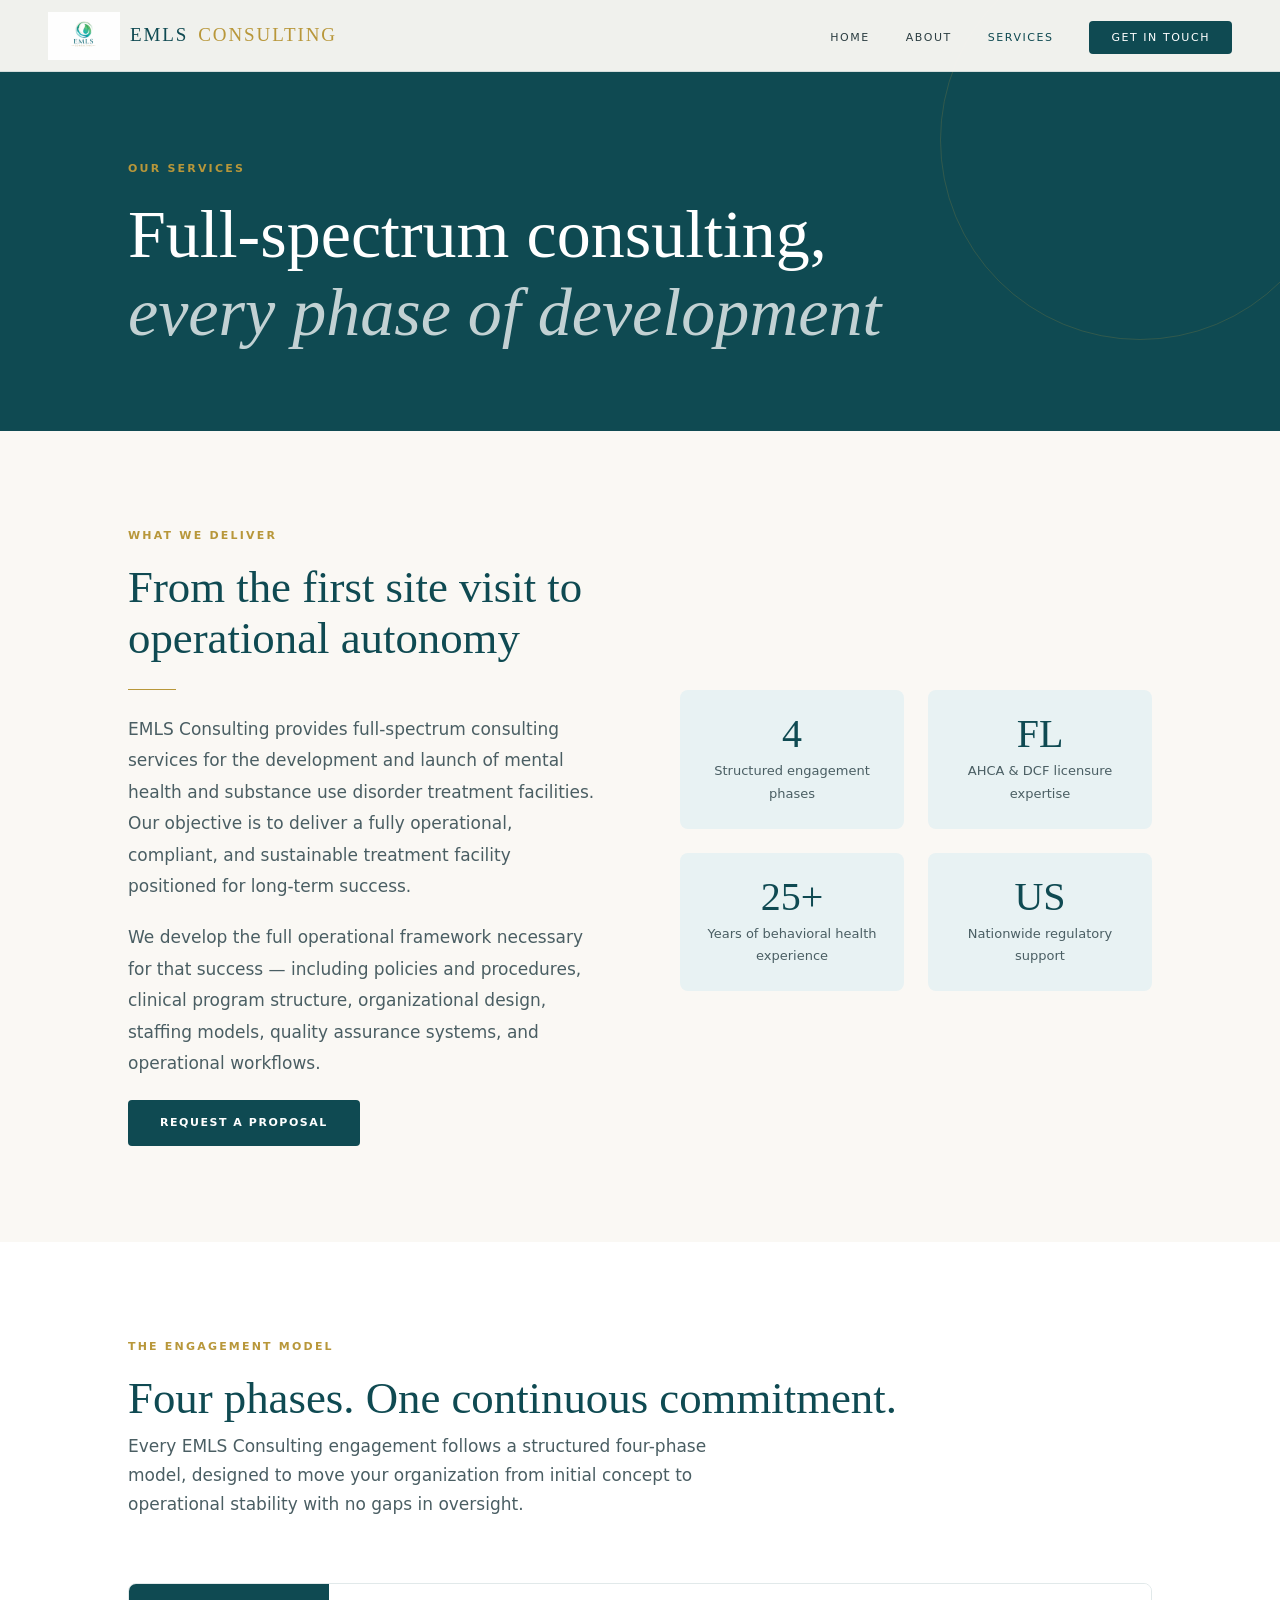
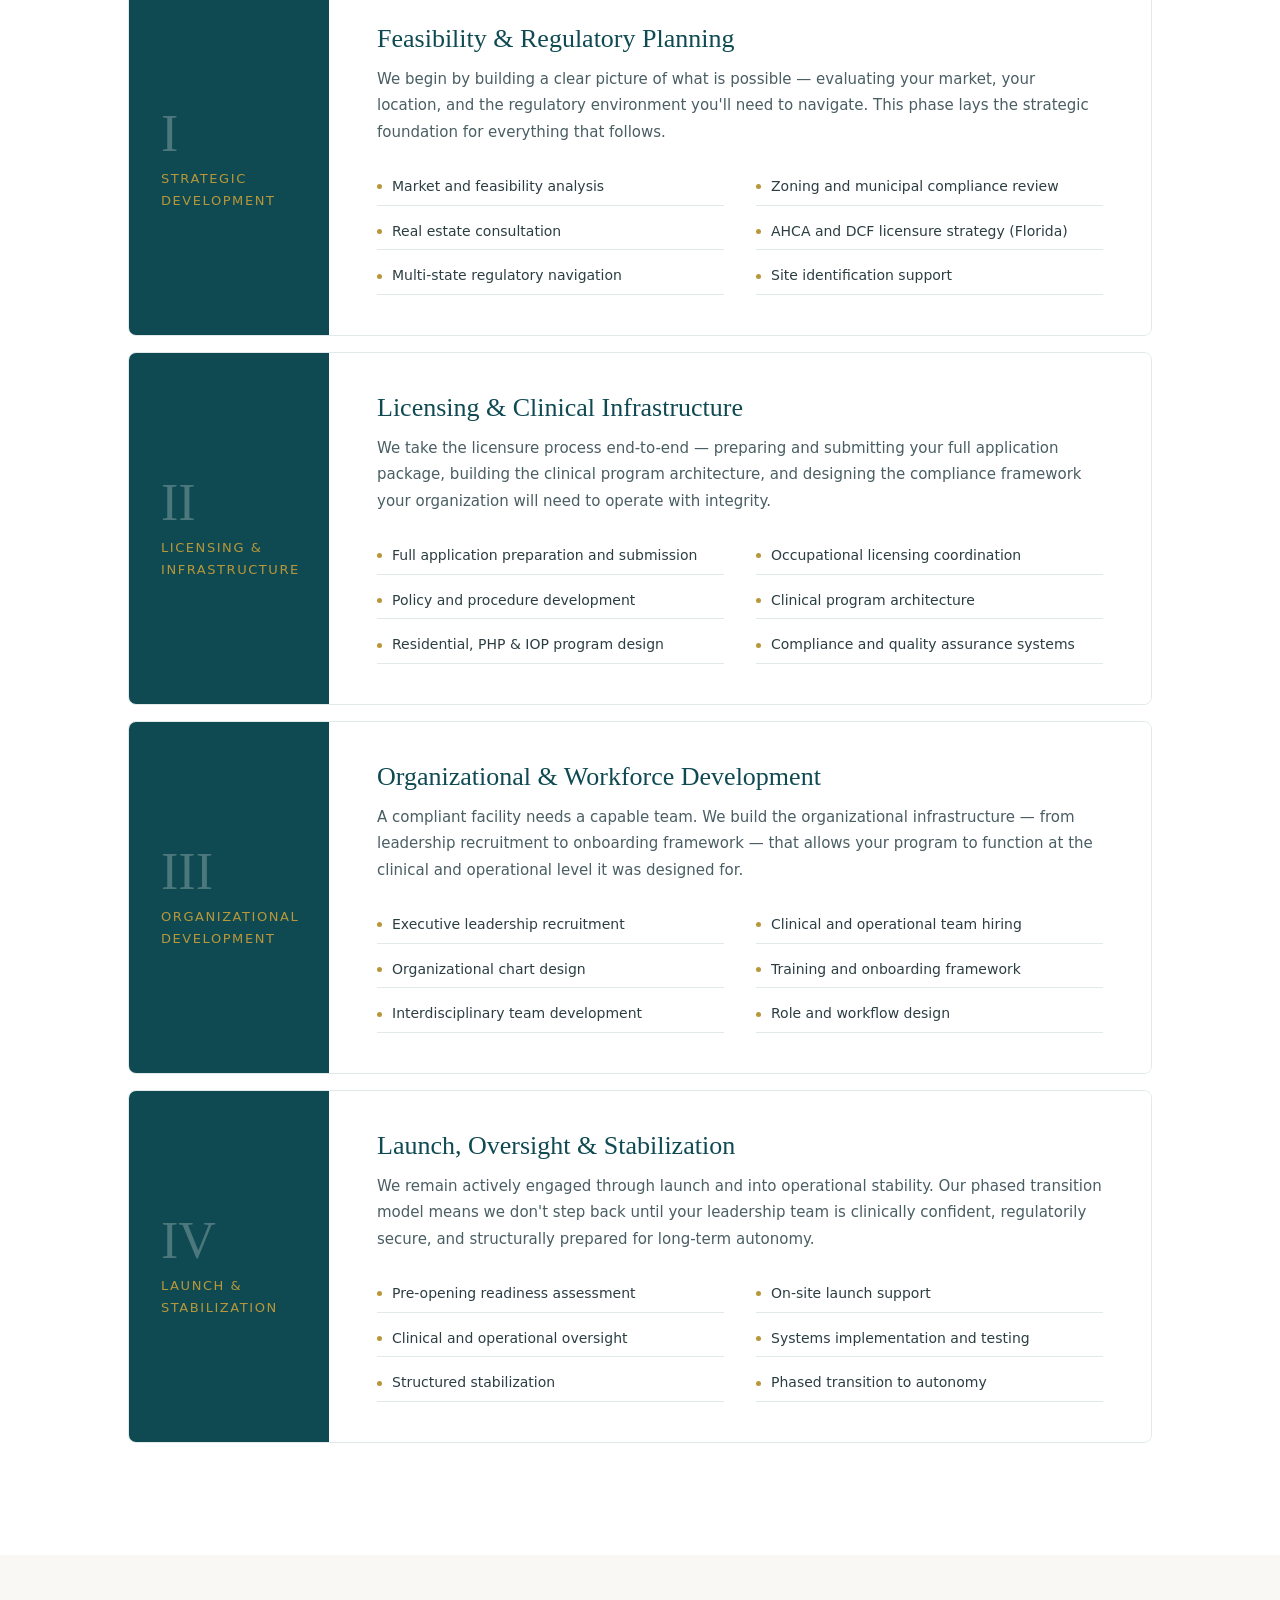
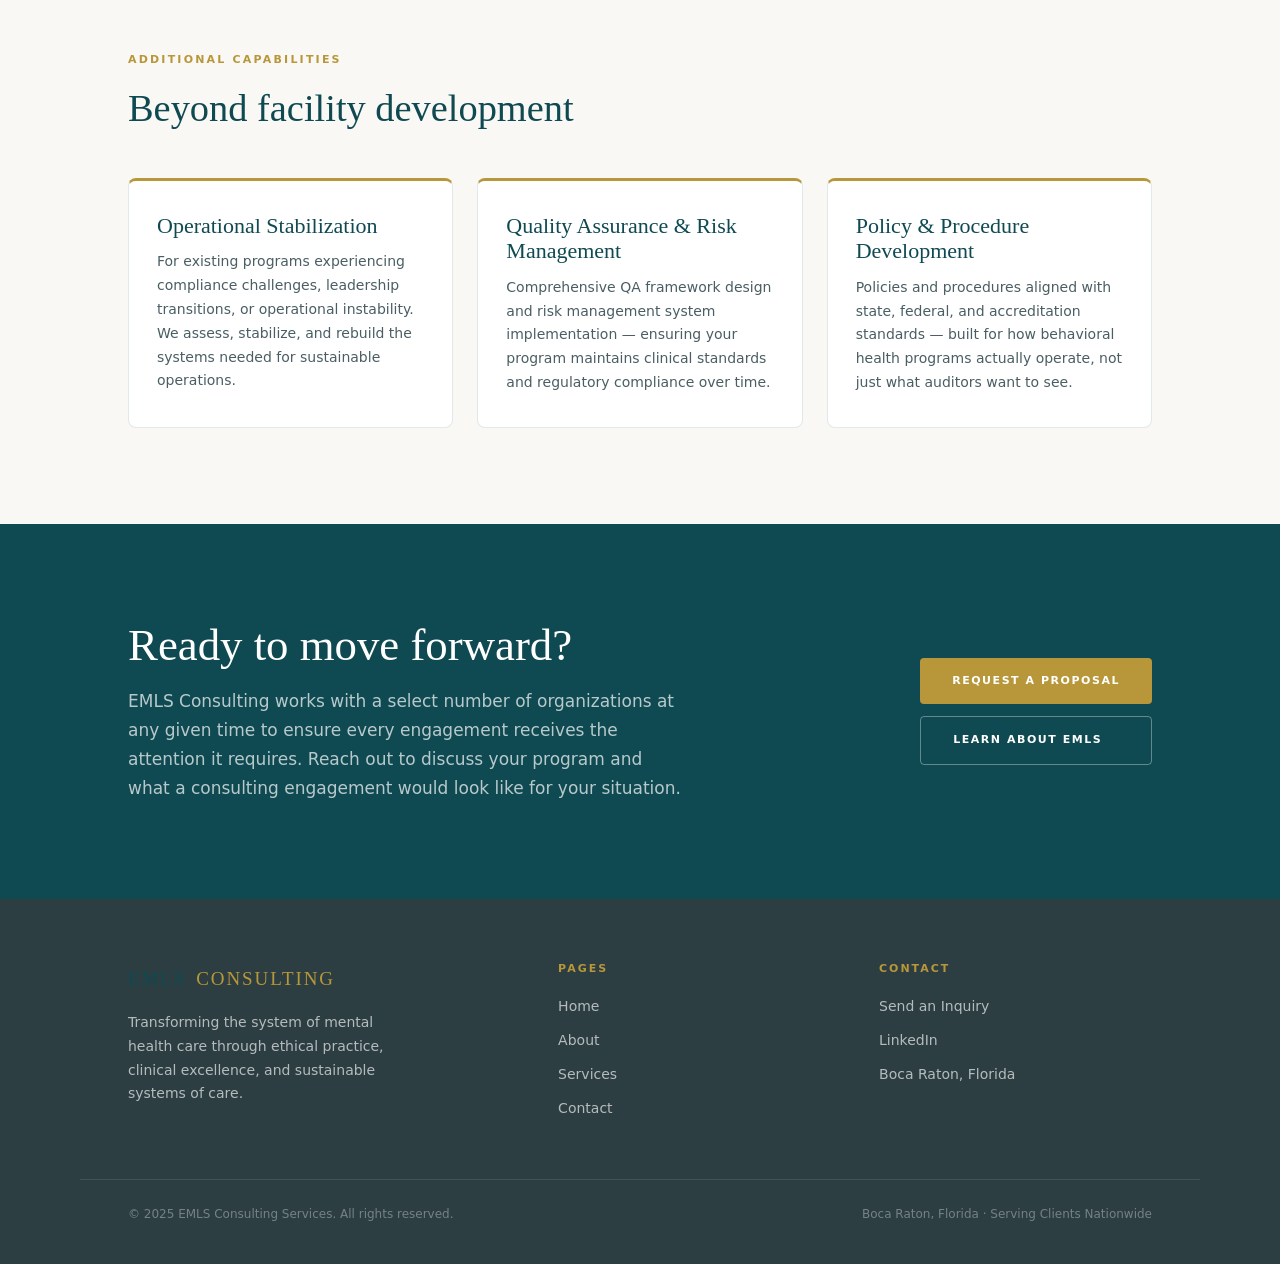
<file: services.html>
<!DOCTYPE html>
<html lang="en">
<head>
  <meta charset="UTF-8">
  <meta name="viewport" content="width=device-width, initial-scale=1.0">
  <title>Services | EMLS Consulting</title>
  <meta name="description" content="Full-spectrum behavioral health consulting from feasibility through launch and stabilization. AHCA & DCF licensure, clinical program design, workforce development, and more.">
  <link rel="stylesheet" href="style.css">
  <style>
    /* ---- SERVICES INTRO ---- */
    .services-intro { background: var(--warm-white); padding: 96px 0; }
    .services-intro-inner {
      max-width: var(--max-w);
      margin: 0 auto;
      padding: 0 48px;
      display: grid;
      grid-template-columns: 1fr 1fr;
      gap: 80px;
      align-items: center;
    }
    .services-intro h2 { font-size: clamp(32px, 3.5vw, 52px); color: var(--teal); margin-bottom: 24px; }
    .services-intro p { font-size: 17px; color: var(--slate-mid); line-height: 1.85; margin-bottom: 20px; }
    .services-stat-row {
      display: grid;
      grid-template-columns: repeat(2, 1fr);
      gap: 24px;
      margin-top: 8px;
    }
    .services-stat {
      background: var(--teal-light);
      border-radius: 8px;
      padding: 24px;
      text-align: center;
    }
    .services-stat-num {
      font-family: Georgia, serif;
      font-size: 40px;
      color: var(--teal);
      line-height: 1;
      margin-bottom: 6px;
    }
    .services-stat-label { font-size: 13px; color: var(--slate-mid); }

    /* ---- PHASE CARDS ---- */
    .phases { background: #fff; padding: 96px 0; }
    .phases-inner {
      max-width: var(--max-w);
      margin: 0 auto;
      padding: 0 48px;
    }
    .phases-inner > h2 { font-size: clamp(32px, 3.5vw, 52px); color: var(--teal); margin-bottom: 8px; }
    .phases-inner > p { font-size: 17px; color: var(--slate-mid); max-width: 600px; margin-bottom: 64px; }

    .phase-block {
      display: grid;
      grid-template-columns: 200px 1fr;
      gap: 0;
      margin-bottom: 2px;
      border: 1px solid var(--border);
      border-radius: 8px;
      overflow: hidden;
      margin-bottom: 16px;
    }
    .phase-label-col {
      background-color: #0F4A52;
      padding: 40px 32px;
      display: flex;
      flex-direction: column;
      justify-content: center;
    }
    .phase-num {
      font-family: Georgia, serif;
      font-size: 52px;
      color: rgba(255,255,255,0.25);
      line-height: 1;
      margin-bottom: 8px;
    }
    .phase-name {
      font-size: 13px;
      font-weight: 400;
      letter-spacing: 0.12em;
      text-transform: uppercase;
      color: var(--gold);
    }
    .phase-content { background: #fff; padding: 40px 48px; }
    .phase-content h3 {
      font-size: 26px;
      color: var(--teal);
      margin-bottom: 12px;
    }
    .phase-content > p { font-size: 15px; color: var(--slate-mid); line-height: 1.75; margin-bottom: 24px; }
    .phase-items {
      display: grid;
      grid-template-columns: repeat(2, 1fr);
      gap: 8px 32px;
    }
    .phase-item {
      font-size: 14px;
      color: var(--slate);
      padding: 6px 0;
      border-bottom: 1px solid var(--border);
      display: flex;
      align-items: center;
      gap: 10px;
    }
    .phase-item::before {
      content: '';
      display: block;
      width: 5px; height: 5px;
      background: var(--gold);
      border-radius: 50%;
      flex-shrink: 0;
    }

    /* ---- ADDITIONAL SERVICES ---- */
    .additional { background: var(--warm-white); padding: 96px 0; }
    .additional-inner {
      max-width: var(--max-w);
      margin: 0 auto;
      padding: 0 48px;
    }
    .additional-inner h2 { font-size: clamp(28px, 3vw, 44px); color: var(--teal); margin-bottom: 48px; }
    .additional-grid {
      display: grid;
      grid-template-columns: repeat(3, 1fr);
      gap: 24px;
    }
    .additional-card {
      background: #fff;
      border: 1px solid var(--border);
      border-radius: 8px;
      padding: 32px 28px;
      border-top: 3px solid var(--gold);
    }
    .additional-card h4 {
      font-family: Georgia, serif;
      font-size: 22px;
      color: var(--teal);
      margin-bottom: 12px;
    }
    .additional-card p { font-size: 14px; color: var(--slate-mid); line-height: 1.7; }

    /* ---- PROPOSAL CTA ---- */
    .proposal-cta { background-color: #0F4A52; padding: 96px 0; }
    .proposal-inner {
      max-width: var(--max-w);
      margin: 0 auto;
      padding: 0 48px;
      display: grid;
      grid-template-columns: 1fr auto;
      gap: 48px;
      align-items: center;
    }
    .proposal-inner h2 { font-size: clamp(32px, 3.5vw, 52px); color: #fff; margin-bottom: 16px; }
    .proposal-inner p { font-size: 17px; color: rgba(255,255,255,0.7); max-width: 560px; }
    .proposal-actions { display: flex; flex-direction: column; gap: 12px; }

    @media (max-width: 960px) {
      .services-intro-inner { grid-template-columns: 1fr; gap: 48px; }
      .phase-block { grid-template-columns: 1fr; }
      .phase-label-col { padding: 24px 32px; flex-direction: row; gap: 16px; align-items: center; }
      .phase-num { font-size: 36px; margin-bottom: 0; }
      .phase-items { grid-template-columns: 1fr; }
      .additional-grid { grid-template-columns: 1fr 1fr; }
      .proposal-inner { grid-template-columns: 1fr; }
    }
    @media (max-width: 600px) {
      .services-intro-inner, .phases-inner, .additional-inner, .proposal-inner { padding: 0 24px; }
      .additional-grid { grid-template-columns: 1fr; }
      .services-stat-row { grid-template-columns: 1fr; }
      .phase-content { padding: 28px 24px; }
    }
  </style>
</head>
<body>

  <nav>
    <a class="nav-logo" href="index.html"><img src="logo.png" alt="EMLS Consulting">EMLS <span>Consulting</span></a>
    <button class="nav-hamburger" aria-label="Menu">
      <span></span><span></span><span></span>
    </button>
    <ul class="nav-links">
      <li><a href="index.html">Home</a></li>
      <li><a href="about.html">About</a></li>
      <li><a href="services.html" class="active">Services</a></li>
      <li><a href="contact.html" class="nav-cta">Get in Touch</a></li>
    </ul>
  </nav>

  <div class="page-hero">
    <div class="container">
      <span class="section-label">Our Services</span>
      <h1>Full-spectrum consulting,<br><em>every phase of development</em></h1>
    </div>
  </div>

  <!-- INTRO -->
  <section class="services-intro">
    <div class="services-intro-inner">
      <div class="fade-up">
        <span class="section-label">What We Deliver</span>
        <h2>From the first site visit to operational autonomy</h2>
        <span class="gold-rule"></span>
        <p>EMLS Consulting provides full-spectrum consulting services for the development and launch of mental health and substance use disorder treatment facilities. Our objective is to deliver a fully operational, compliant, and sustainable treatment facility positioned for long-term success.</p>
        <p>We develop the full operational framework necessary for that success — including policies and procedures, clinical program structure, organizational design, staffing models, quality assurance systems, and operational workflows.</p>
        <a href="contact.html" class="btn btn-primary">Request a Proposal</a>
      </div>
      <div class="services-stat-row fade-up" style="transition-delay:0.15s">
        <div class="services-stat">
          <div class="services-stat-num">4</div>
          <div class="services-stat-label">Structured engagement phases</div>
        </div>
        <div class="services-stat">
          <div class="services-stat-num">FL</div>
          <div class="services-stat-label">AHCA &amp; DCF licensure expertise</div>
        </div>
        <div class="services-stat">
          <div class="services-stat-num">25+</div>
          <div class="services-stat-label">Years of behavioral health experience</div>
        </div>
        <div class="services-stat">
          <div class="services-stat-num">US</div>
          <div class="services-stat-label">Nationwide regulatory support</div>
        </div>
      </div>
    </div>
  </section>

  <!-- PHASES -->
  <section class="phases" id="feasibility">
    <div class="phases-inner">
      <span class="section-label fade-up">The Engagement Model</span>
      <h2 class="fade-up">Four phases. One continuous commitment.</h2>
      <p class="fade-up">Every EMLS Consulting engagement follows a structured four-phase model, designed to move your organization from initial concept to operational stability with no gaps in oversight.</p>

      <div class="phase-block fade-up" id="feasibility">
        <div class="phase-label-col">
          <div class="phase-num">I</div>
          <div class="phase-name">Strategic Development</div>
        </div>
        <div class="phase-content">
          <h3>Feasibility &amp; Regulatory Planning</h3>
          <p>We begin by building a clear picture of what is possible — evaluating your market, your location, and the regulatory environment you'll need to navigate. This phase lays the strategic foundation for everything that follows.</p>
          <div class="phase-items">
            <div class="phase-item">Market and feasibility analysis</div>
            <div class="phase-item">Zoning and municipal compliance review</div>
            <div class="phase-item">Real estate consultation</div>
            <div class="phase-item">AHCA and DCF licensure strategy (Florida)</div>
            <div class="phase-item">Multi-state regulatory navigation</div>
            <div class="phase-item">Site identification support</div>
          </div>
        </div>
      </div>

      <div class="phase-block fade-up" id="licensing">
        <div class="phase-label-col">
          <div class="phase-num">II</div>
          <div class="phase-name">Licensing &amp; Infrastructure</div>
        </div>
        <div class="phase-content">
          <h3>Licensing &amp; Clinical Infrastructure</h3>
          <p>We take the licensure process end-to-end — preparing and submitting your full application package, building the clinical program architecture, and designing the compliance framework your organization will need to operate with integrity.</p>
          <div class="phase-items">
            <div class="phase-item">Full application preparation and submission</div>
            <div class="phase-item">Occupational licensing coordination</div>
            <div class="phase-item">Policy and procedure development</div>
            <div class="phase-item">Clinical program architecture</div>
            <div class="phase-item">Residential, PHP &amp; IOP program design</div>
            <div class="phase-item">Compliance and quality assurance systems</div>
          </div>
        </div>
      </div>

      <div class="phase-block fade-up" id="workforce">
        <div class="phase-label-col">
          <div class="phase-num">III</div>
          <div class="phase-name">Organizational Development</div>
        </div>
        <div class="phase-content">
          <h3>Organizational &amp; Workforce Development</h3>
          <p>A compliant facility needs a capable team. We build the organizational infrastructure — from leadership recruitment to onboarding framework — that allows your program to function at the clinical and operational level it was designed for.</p>
          <div class="phase-items">
            <div class="phase-item">Executive leadership recruitment</div>
            <div class="phase-item">Clinical and operational team hiring</div>
            <div class="phase-item">Organizational chart design</div>
            <div class="phase-item">Training and onboarding framework</div>
            <div class="phase-item">Interdisciplinary team development</div>
            <div class="phase-item">Role and workflow design</div>
          </div>
        </div>
      </div>

      <div class="phase-block fade-up" id="launch">
        <div class="phase-label-col">
          <div class="phase-num">IV</div>
          <div class="phase-name">Launch &amp; Stabilization</div>
        </div>
        <div class="phase-content">
          <h3>Launch, Oversight &amp; Stabilization</h3>
          <p>We remain actively engaged through launch and into operational stability. Our phased transition model means we don't step back until your leadership team is clinically confident, regulatorily secure, and structurally prepared for long-term autonomy.</p>
          <div class="phase-items">
            <div class="phase-item">Pre-opening readiness assessment</div>
            <div class="phase-item">On-site launch support</div>
            <div class="phase-item">Clinical and operational oversight</div>
            <div class="phase-item">Systems implementation and testing</div>
            <div class="phase-item">Structured stabilization</div>
            <div class="phase-item">Phased transition to autonomy</div>
          </div>
        </div>
      </div>
    </div>
  </section>

  <!-- ADDITIONAL SERVICES -->
  <section class="additional">
    <div class="additional-inner">
      <span class="section-label fade-up">Additional Capabilities</span>
      <h2 class="fade-up">Beyond facility development</h2>
      <div class="additional-grid">
        <div class="additional-card fade-up" style="transition-delay:0s">
          <h4>Operational Stabilization</h4>
          <p>For existing programs experiencing compliance challenges, leadership transitions, or operational instability. We assess, stabilize, and rebuild the systems needed for sustainable operations.</p>
        </div>
        <div class="additional-card fade-up" style="transition-delay:0.1s">
          <h4>Quality Assurance &amp; Risk Management</h4>
          <p>Comprehensive QA framework design and risk management system implementation — ensuring your program maintains clinical standards and regulatory compliance over time.</p>
        </div>
        <div class="additional-card fade-up" style="transition-delay:0.2s">
          <h4>Policy &amp; Procedure Development</h4>
          <p>Policies and procedures aligned with state, federal, and accreditation standards — built for how behavioral health programs actually operate, not just what auditors want to see.</p>
        </div>
      </div>
    </div>
  </section>

  <!-- PROPOSAL CTA -->
  <section class="proposal-cta">
    <div class="proposal-inner">
      <div class="fade-up">
        <h2>Ready to move forward?</h2>
        <p>EMLS Consulting works with a select number of organizations at any given time to ensure every engagement receives the attention it requires. Reach out to discuss your program and what a consulting engagement would look like for your situation.</p>
      </div>
      <div class="proposal-actions fade-up" style="transition-delay:0.1s">
        <a href="contact.html" class="btn btn-gold">Request a Proposal</a>
        <a href="about.html" class="btn btn-outline" style="color:#fff;border-color:rgba(255,255,255,0.35);">Learn About EMLS</a>
      </div>
    </div>
  </section>

  <!-- FOOTER -->
  <footer>
    <div class="footer-inner">
      <div class="footer-brand">
        <a class="nav-logo" href="index.html">EMLS <span style="color:var(--gold)">Consulting</span></a>
        <p>Transforming the system of mental health care through ethical practice, clinical excellence, and sustainable systems of care.</p>
      </div>
      <div class="footer-col">
        <h4>Pages</h4>
        <a href="index.html">Home</a>
        <a href="about.html">About</a>
        <a href="services.html">Services</a>
        <a href="contact.html">Contact</a>
      </div>
      <div class="footer-col">
        <h4>Contact</h4>
        <a href="contact.html">Send an Inquiry</a>
        <a href="https://www.linkedin.com/in/sergio-muriel-lmhc-cap-diamond-behavioral-group-06406958/" target="_blank">LinkedIn</a>
        <a href="#">Boca Raton, Florida</a>
      </div>
    </div>
    <div class="footer-bottom">
      <span>&copy; 2025 EMLS Consulting Services. All rights reserved.</span>
      <span>Boca Raton, Florida &middot; Serving Clients Nationwide</span>
    </div>
  </footer>

  <script src="shared.js"></script>
</body>
</html>
</file>
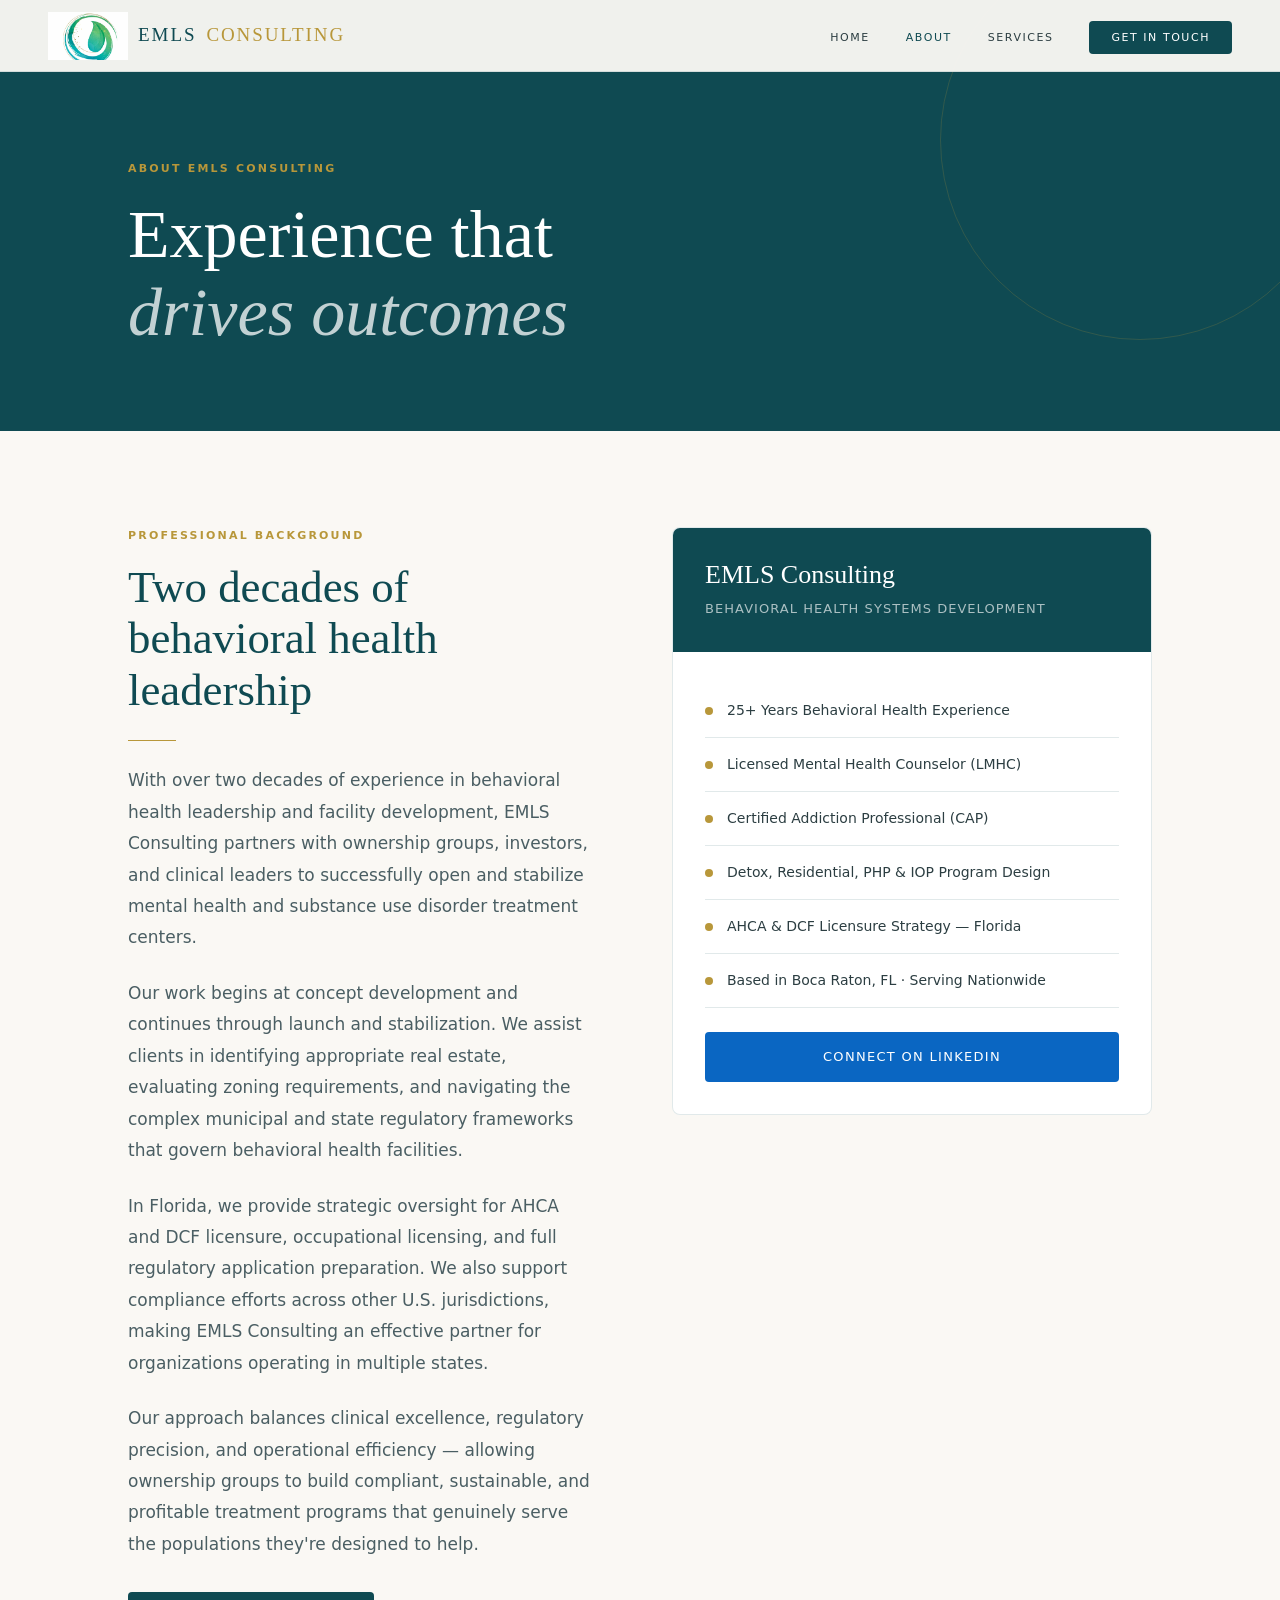
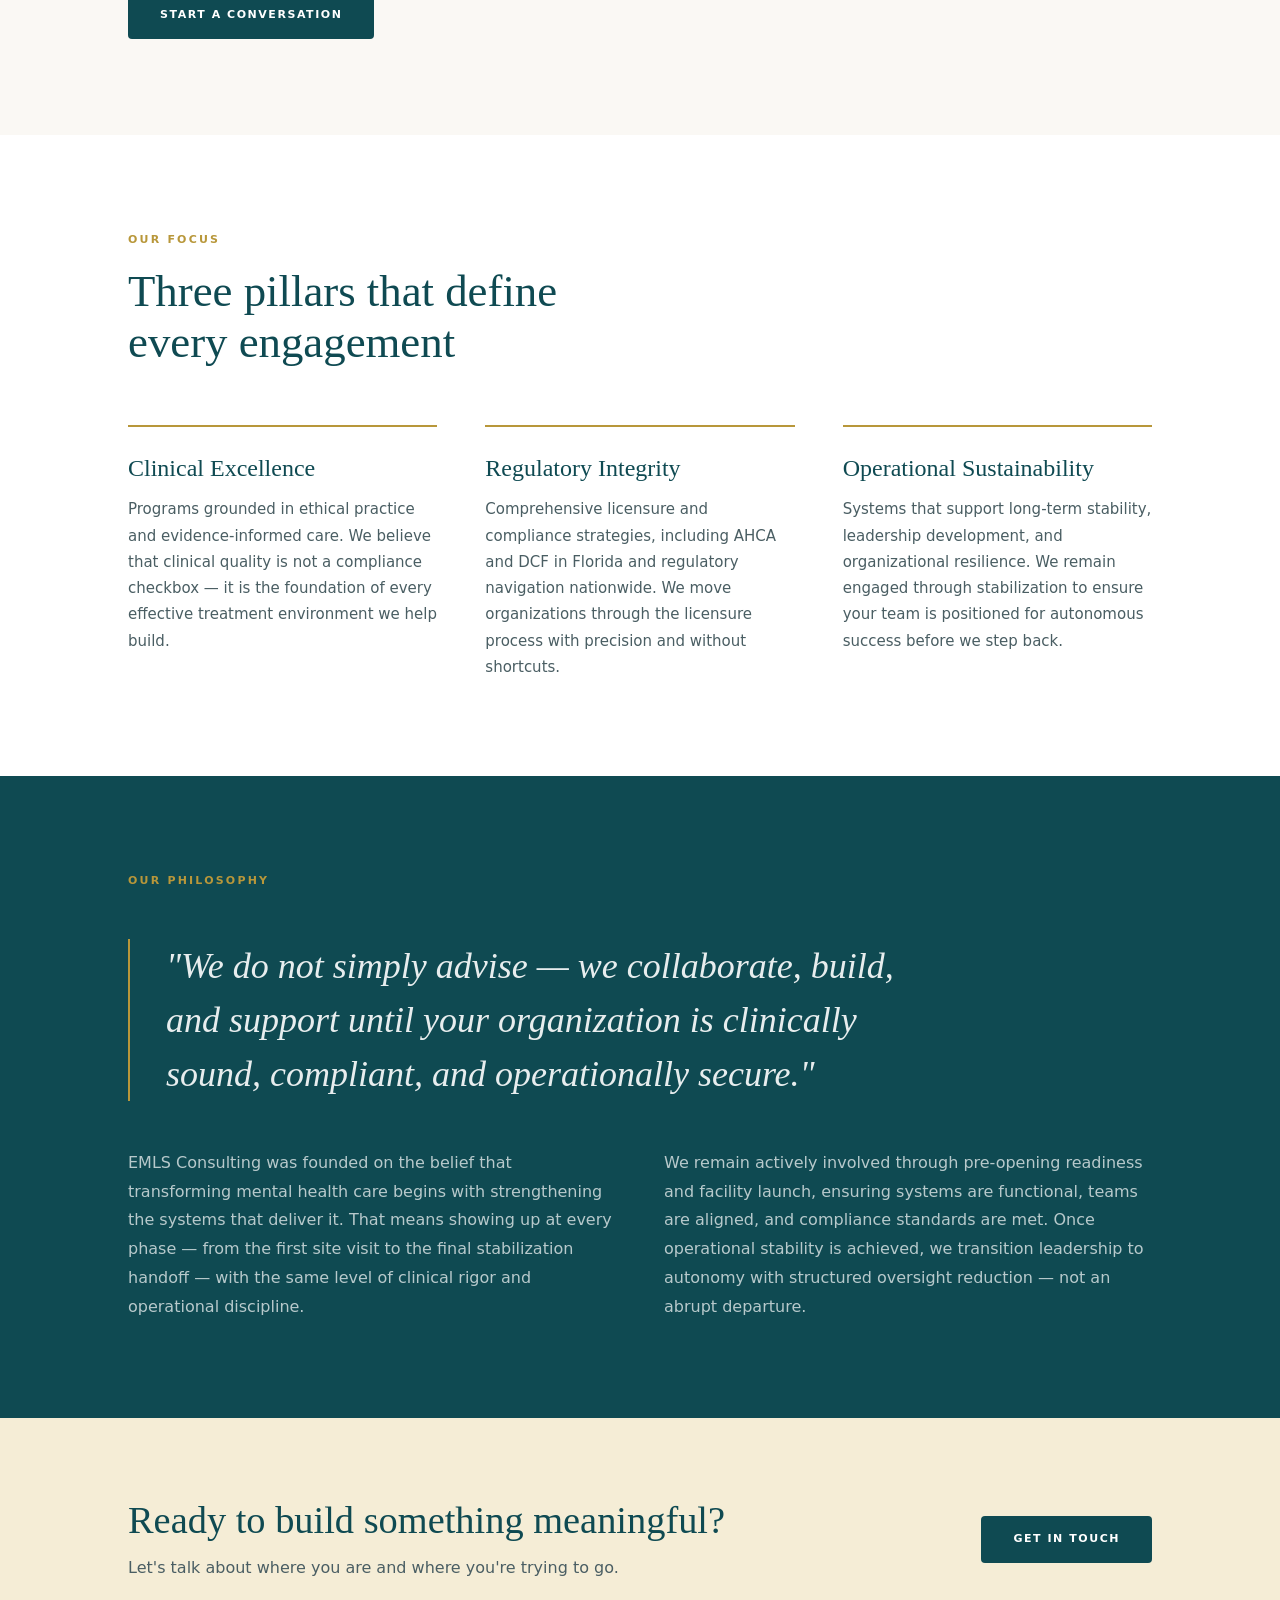
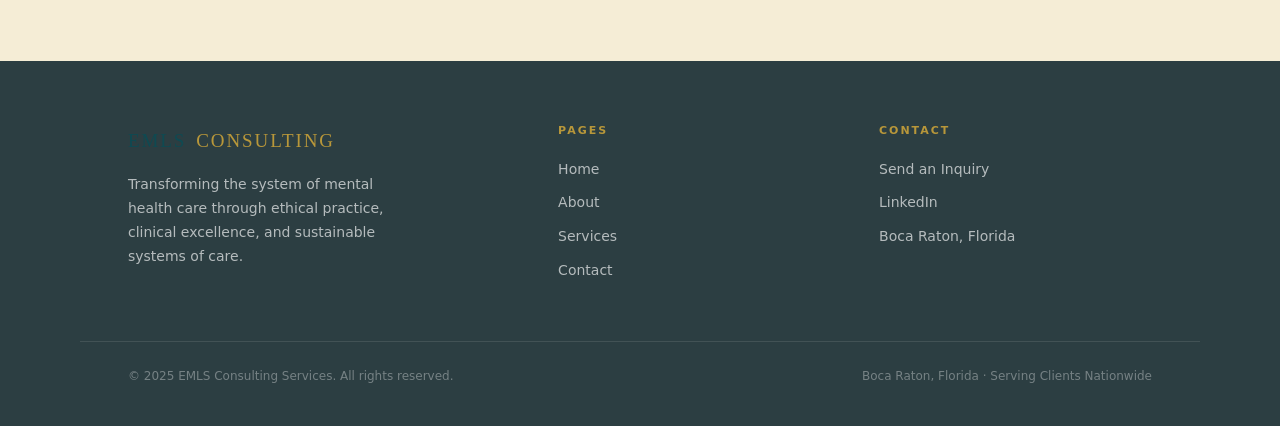
<file: consulting/about.html>
<!DOCTYPE html>
<html lang="en">
<head>
  <meta charset="UTF-8">
  <meta name="viewport" content="width=device-width, initial-scale=1.0">
  <title>About | EMLS Consulting</title>
  <meta name="description" content="Licensed Mental Health Counselor and Certified Addiction Professional with over 25 years of experience in behavioral health leadership and facility development.">
  <link rel="stylesheet" href="style.css">
  <style>
    /* ---- BIO SECTION ---- */
    .bio-section { background: var(--warm-white); padding: 96px 0; }
    .bio-inner {
      max-width: var(--max-w);
      margin: 0 auto;
      padding: 0 48px;
      display: grid;
      grid-template-columns: 1fr 480px;
      gap: 80px;
      align-items: start;
    }
    .bio-text h2 { font-size: clamp(32px, 3.5vw, 48px); color: var(--teal); margin-bottom: 24px; }
    .bio-text p { font-size: 17px; color: var(--slate-mid); line-height: 1.85; margin-bottom: 24px; }

    .bio-sidebar {
      position: sticky;
      top: 96px;
    }
    .sidebar-card {
      background: #fff;
      border: 1px solid var(--border);
      border-radius: 8px;
      overflow: hidden;
    }
    .sidebar-card-header {
      background-color: #0F4A52;
      padding: 32px;
    }
    .sidebar-card-header h3 {
      font-size: 26px;
      color: #fff;
      margin-bottom: 8px;
    }
    .sidebar-card-header p { font-size: 13px; color: rgba(255,255,255,0.65); letter-spacing: 0.08em; text-transform: uppercase; }
    .sidebar-card-body { padding: 32px; }
    .credential-badge {
      display: flex;
      gap: 14px;
      align-items: center;
      padding: 16px 0;
      border-bottom: 1px solid var(--border);
    }
    .credential-badge:last-child { border-bottom: none; }
    .badge-dot {
      width: 8px; height: 8px;
      background: var(--gold);
      border-radius: 50%;
      flex-shrink: 0;
    }
    .badge-text { font-size: 14px; color: var(--slate); line-height: 1.5; }
    .sidebar-linkedin {
      margin-top: 24px;
      display: block;
      text-align: center;
      padding: 14px;
      background: #0A66C2;
      color: #fff;
      text-decoration: none;
      border-radius: var(--radius);
      font-size: 13px;
      letter-spacing: 0.1em;
      text-transform: uppercase;
      transition: background 0.2s;
    }
    .sidebar-linkedin:hover { background: #084d93; }

    /* ---- MISSION SECTION ---- */
    .mission-section { background: #fff; padding: 96px 0; }
    .mission-inner {
      max-width: var(--max-w);
      margin: 0 auto;
      padding: 0 48px;
    }
    .mission-inner h2 { font-size: clamp(32px, 3.5vw, 52px); color: var(--teal); margin-bottom: 24px; }
    .mission-cols {
      display: grid;
      grid-template-columns: repeat(3, 1fr);
      gap: 48px;
      margin-top: 56px;
    }
    .mission-col {
      border-top: 2px solid var(--gold);
      padding-top: 28px;
    }
    .mission-col h3 {
      font-size: 24px;
      color: var(--teal);
      margin-bottom: 14px;
    }
    .mission-col p { font-size: 15px; color: var(--slate-mid); line-height: 1.75; }

    /* ---- APPROACH ---- */
    .approach { background-color: #0F4A52; padding: 96px 0; }
    .approach-inner {
      max-width: var(--max-w);
      margin: 0 auto;
      padding: 0 48px;
    }
    .approach-inner h2 { font-size: clamp(32px, 3.5vw, 52px); color: #fff; margin-bottom: 48px; }
    .approach-quote {
      font-family: Georgia, serif;
      font-size: clamp(22px, 3vw, 36px);
      font-style: italic;
      color: rgba(255,255,255,0.9);
      line-height: 1.5;
      border-left: 2px solid var(--gold);
      padding-left: 36px;
      margin: 48px 0;
      max-width: 800px;
    }
    .approach-body {
      display: grid;
      grid-template-columns: 1fr 1fr;
      gap: 48px;
    }
    .approach-body p { font-size: 16px; color: rgba(255,255,255,0.7); line-height: 1.8; }

    /* ---- CTA STRIP ---- */
    .about-cta {
      background: var(--gold-light);
      padding: 80px 0;
    }
    .about-cta-inner {
      max-width: var(--max-w);
      margin: 0 auto;
      padding: 0 48px;
      display: flex;
      align-items: center;
      justify-content: space-between;
      gap: 48px;
    }
    .about-cta h2 { font-size: clamp(28px, 3vw, 44px); color: var(--teal); }
    .about-cta p { font-size: 16px; color: var(--slate-mid); margin-top: 12px; }

    @media (max-width: 960px) {
      .bio-inner { grid-template-columns: 1fr; }
      .bio-sidebar { position: static; }
      .mission-cols { grid-template-columns: 1fr; gap: 32px; }
      .approach-body { grid-template-columns: 1fr; gap: 24px; }
      .about-cta-inner { flex-direction: column; align-items: flex-start; }
    }
    @media (max-width: 600px) {
      .bio-inner, .mission-inner, .approach-inner, .about-cta-inner { padding: 0 24px; }
    }
  </style>
</head>
<body>

  <nav>
    <a class="nav-logo" href="index.html"><img src="icon.png" alt="">EMLS <span>Consulting</span></a>
    <button class="nav-hamburger" aria-label="Menu">
      <span></span><span></span><span></span>
    </button>
    <ul class="nav-links">
      <li><a href="index.html">Home</a></li>
      <li><a href="about.html" class="active">About</a></li>
      <li><a href="services.html">Services</a></li>
      <li><a href="contact.html" class="nav-cta">Get in Touch</a></li>
    </ul>
  </nav>

  <!-- PAGE HERO -->
  <div class="page-hero">
    <div class="container">
      <span class="section-label">About EMLS Consulting</span>
      <h1>Experience that<br><em>drives outcomes</em></h1>
    </div>
  </div>

  <!-- BIO SECTION -->
  <section class="bio-section">
    <div class="bio-inner">
      <div class="bio-text fade-up">
        <span class="section-label">Professional Background</span>
        <h2>Two decades of behavioral health leadership</h2>
        <span class="gold-rule"></span>

        <p>With over two decades of experience in behavioral health leadership and facility development, EMLS Consulting partners with ownership groups, investors, and clinical leaders to successfully open and stabilize mental health and substance use disorder treatment centers.</p>

        <p>Our work begins at concept development and continues through launch and stabilization. We assist clients in identifying appropriate real estate, evaluating zoning requirements, and navigating the complex municipal and state regulatory frameworks that govern behavioral health facilities.</p>

        <p>In Florida, we provide strategic oversight for AHCA and DCF licensure, occupational licensing, and full regulatory application preparation. We also support compliance efforts across other U.S. jurisdictions, making EMLS Consulting an effective partner for organizations operating in multiple states.</p>

        <p>Our approach balances clinical excellence, regulatory precision, and operational efficiency — allowing ownership groups to build compliant, sustainable, and profitable treatment programs that genuinely serve the populations they're designed to help.</p>

        <a href="contact.html" class="btn btn-primary" style="margin-top:8px">Start a Conversation</a>
      </div>

      <div class="bio-sidebar fade-up" style="transition-delay:0.15s">
        <div class="sidebar-card">
          <div class="sidebar-card-header">
            <h3>EMLS Consulting</h3>
            <p>Behavioral Health Systems Development</p>
          </div>
          <div class="sidebar-card-body">
            <div class="credential-badge">
              <div class="badge-dot"></div>
              <div class="badge-text">25+ Years Behavioral Health Experience</div>
            </div>
            <div class="credential-badge">
              <div class="badge-dot"></div>
              <div class="badge-text">Licensed Mental Health Counselor (LMHC)</div>
            </div>
            <div class="credential-badge">
              <div class="badge-dot"></div>
              <div class="badge-text">Certified Addiction Professional (CAP)</div>
            </div>
            <div class="credential-badge">
              <div class="badge-dot"></div>
              <div class="badge-text">Detox, Residential, PHP &amp; IOP Program Design</div>
            </div>
            <div class="credential-badge">
              <div class="badge-dot"></div>
              <div class="badge-text">AHCA &amp; DCF Licensure Strategy — Florida</div>
            </div>
            <div class="credential-badge">
              <div class="badge-dot"></div>
              <div class="badge-text">Based in Boca Raton, FL &middot; Serving Nationwide</div>
            </div>
            <a href="https://www.linkedin.com/in/sergio-muriel-lmhc-cap-diamond-behavioral-group-06406958/" class="sidebar-linkedin" target="_blank">Connect on LinkedIn</a>
          </div>
        </div>
      </div>
    </div>
  </section>

  <!-- MISSION -->
  <section class="mission-section">
    <div class="mission-inner">
      <span class="section-label fade-up">Our Focus</span>
      <h2 class="fade-up">Three pillars that define<br>every engagement</h2>
      <div class="mission-cols">
        <div class="mission-col fade-up" style="transition-delay:0s">
          <h3>Clinical Excellence</h3>
          <p>Programs grounded in ethical practice and evidence-informed care. We believe that clinical quality is not a compliance checkbox — it is the foundation of every effective treatment environment we help build.</p>
        </div>
        <div class="mission-col fade-up" style="transition-delay:0.1s">
          <h3>Regulatory Integrity</h3>
          <p>Comprehensive licensure and compliance strategies, including AHCA and DCF in Florida and regulatory navigation nationwide. We move organizations through the licensure process with precision and without shortcuts.</p>
        </div>
        <div class="mission-col fade-up" style="transition-delay:0.2s">
          <h3>Operational Sustainability</h3>
          <p>Systems that support long-term stability, leadership development, and organizational resilience. We remain engaged through stabilization to ensure your team is positioned for autonomous success before we step back.</p>
        </div>
      </div>
    </div>
  </section>

  <!-- APPROACH -->
  <section class="approach">
    <div class="approach-inner">
      <span class="section-label">Our Philosophy</span>
      <blockquote class="approach-quote fade-up">
        "We do not simply advise — we collaborate, build, and support until your organization is clinically sound, compliant, and operationally secure."
      </blockquote>
      <div class="approach-body">
        <p class="fade-up">EMLS Consulting was founded on the belief that transforming mental health care begins with strengthening the systems that deliver it. That means showing up at every phase — from the first site visit to the final stabilization handoff — with the same level of clinical rigor and operational discipline.</p>
        <p class="fade-up" style="transition-delay:0.12s">We remain actively involved through pre-opening readiness and facility launch, ensuring systems are functional, teams are aligned, and compliance standards are met. Once operational stability is achieved, we transition leadership to autonomy with structured oversight reduction — not an abrupt departure.</p>
      </div>
    </div>
  </section>

  <!-- ABOUT CTA -->
  <section class="about-cta">
    <div class="about-cta-inner">
      <div class="fade-up">
        <h2>Ready to build something meaningful?</h2>
        <p>Let's talk about where you are and where you're trying to go.</p>
      </div>
      <div class="fade-up" style="transition-delay:0.1s">
        <a href="contact.html" class="btn btn-primary">Get in Touch</a>
      </div>
    </div>
  </section>

  <!-- FOOTER -->
  <footer>
    <div class="footer-inner">
      <div class="footer-brand">
        <a class="nav-logo" href="index.html">EMLS <span style="color:var(--gold)">Consulting</span></a>
        <p>Transforming the system of mental health care through ethical practice, clinical excellence, and sustainable systems of care.</p>
      </div>
      <div class="footer-col">
        <h4>Pages</h4>
        <a href="index.html">Home</a>
        <a href="about.html">About</a>
        <a href="services.html">Services</a>
        <a href="contact.html">Contact</a>
      </div>
      <div class="footer-col">
        <h4>Contact</h4>
        <a href="contact.html">Send an Inquiry</a>
        <a href="https://www.linkedin.com/in/sergio-muriel-lmhc-cap-diamond-behavioral-group-06406958/" target="_blank">LinkedIn</a>
        <a href="#">Boca Raton, Florida</a>
      </div>
    </div>
    <div class="footer-bottom">
      <span>&copy; 2025 EMLS Consulting Services. All rights reserved.</span>
      <span>Boca Raton, Florida &middot; Serving Clients Nationwide</span>
    </div>
  </footer>

  <script src="shared.js"></script>
</body>
</html>
</file>
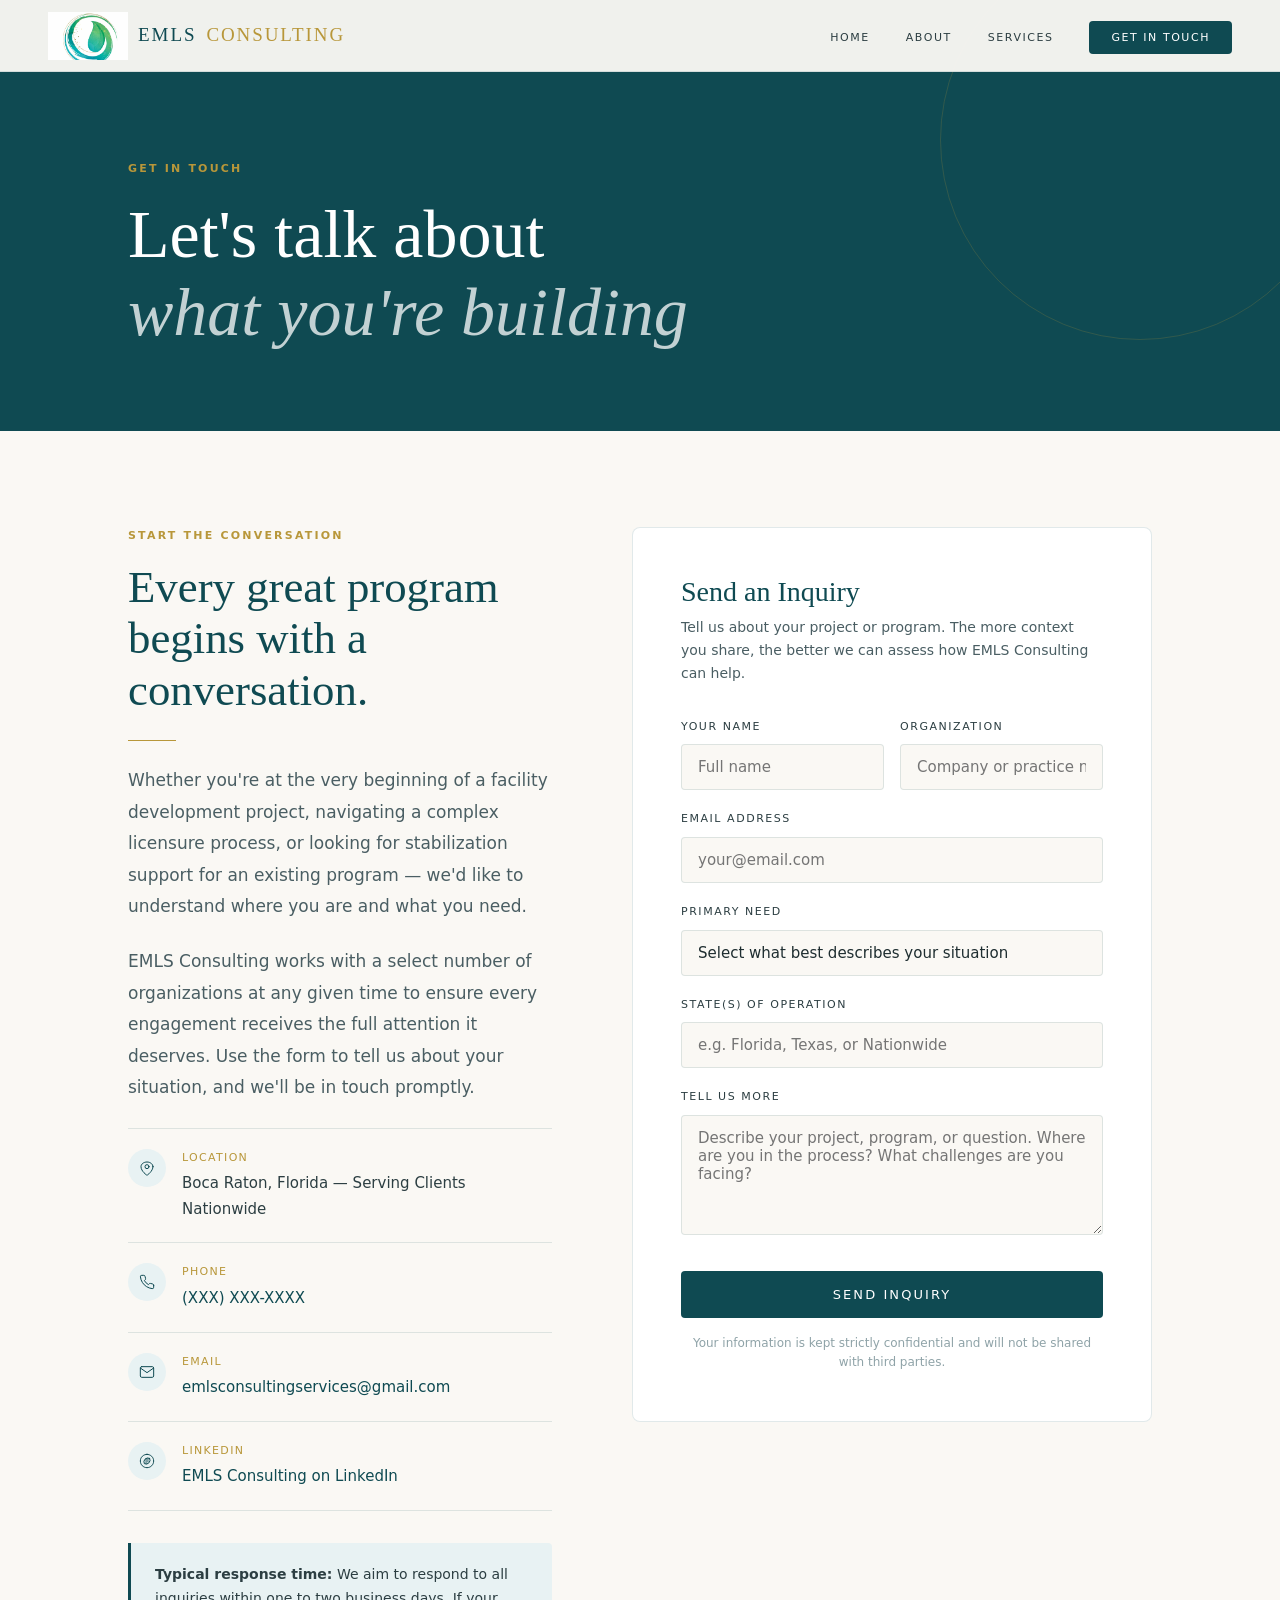
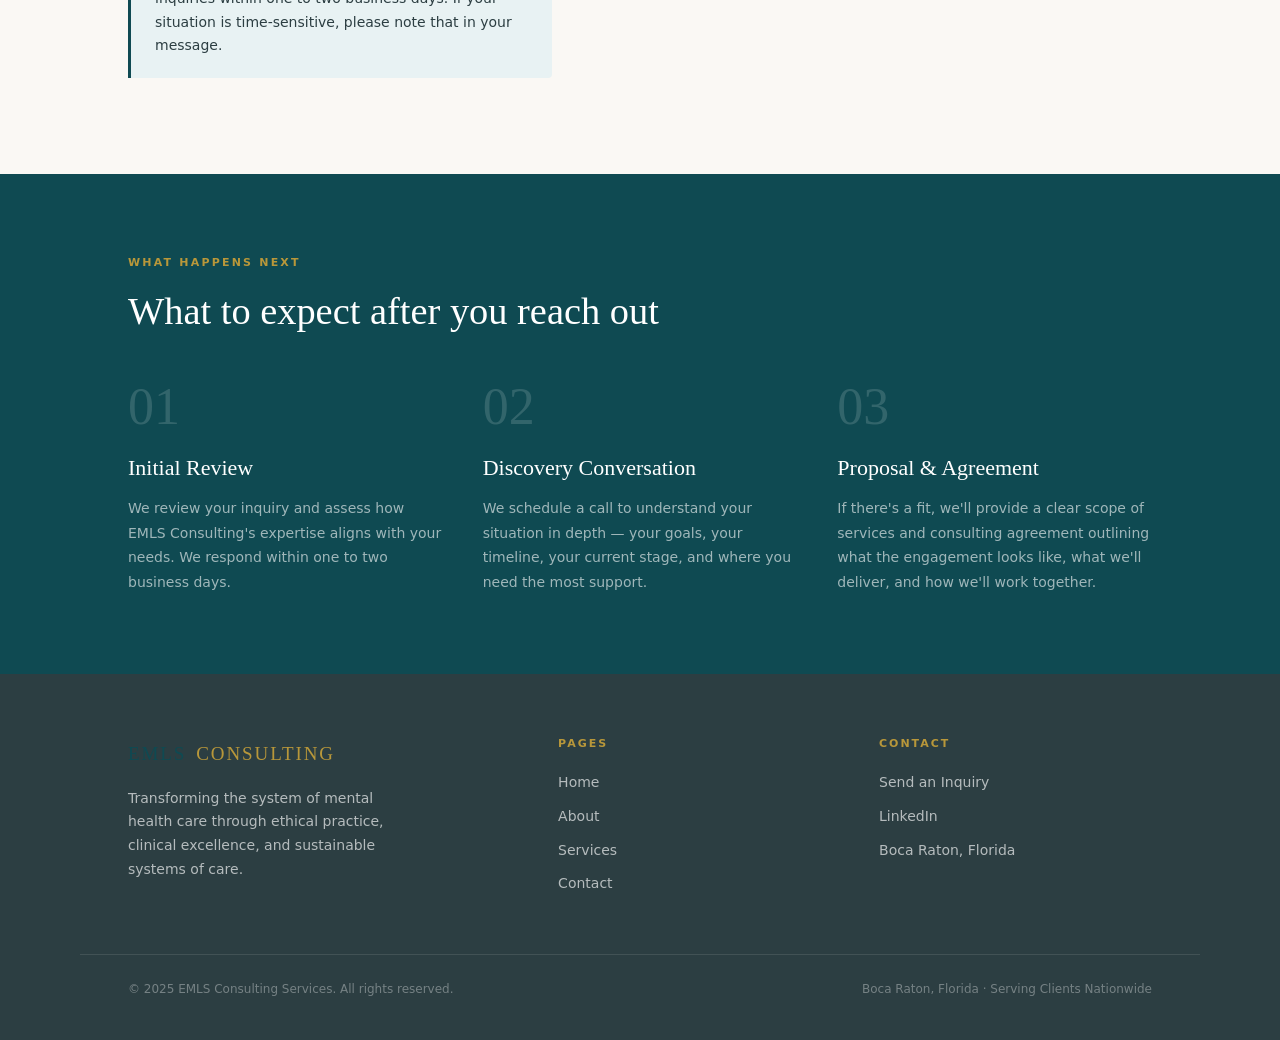
<file: consulting/contact.html>
<!DOCTYPE html>
<html lang="en">
<head>
  <meta charset="UTF-8">
  <meta name="viewport" content="width=device-width, initial-scale=1.0">
  <title>Contact | EMLS Consulting</title>
  <meta name="description" content="Reach out to EMLS Consulting to discuss your behavioral health facility development, licensing, or operational stabilization needs.">
  <link rel="stylesheet" href="style.css">
  <style>
    /* ---- CONTACT LAYOUT ---- */
    .contact-section { background: var(--warm-white); padding: 96px 0; }
    .contact-inner {
      max-width: var(--max-w);
      margin: 0 auto;
      padding: 0 48px;
      display: grid;
      grid-template-columns: 1fr 520px;
      gap: 80px;
      align-items: start;
    }

    /* LEFT — Intro */
    .contact-intro h2 { font-size: clamp(32px, 3.5vw, 48px); color: var(--teal); margin-bottom: 24px; }
    .contact-intro p { font-size: 17px; color: var(--slate-mid); line-height: 1.85; margin-bottom: 24px; }

    .contact-detail {
      display: flex;
      align-items: flex-start;
      gap: 16px;
      padding: 20px 0;
      border-bottom: 1px solid var(--border);
    }
    .contact-detail:first-of-type { border-top: 1px solid var(--border); }
    .detail-icon {
      width: 38px; height: 38px;
      background: var(--teal-light);
      border-radius: 50%;
      display: flex;
      align-items: center;
      justify-content: center;
      flex-shrink: 0;
    }
    .detail-icon svg { width: 16px; height: 16px; stroke: var(--teal); fill: none; stroke-width: 1.5; stroke-linecap: round; stroke-linejoin: round; }
    .detail-label { font-size: 11px; letter-spacing: 0.12em; text-transform: uppercase; color: var(--gold); margin-bottom: 4px; }
    .detail-value { font-size: 15px; color: var(--slate); }
    .detail-value a { color: var(--teal); text-decoration: none; }
    .detail-value a:hover { text-decoration: underline; }

    .response-note {
      margin-top: 32px;
      background: var(--teal-light);
      border-left: 3px solid var(--teal);
      border-radius: 0 var(--radius) var(--radius) 0;
      padding: 20px 24px;
      font-size: 14px;
      color: var(--slate);
      line-height: 1.7;
    }

    /* RIGHT — Form */
    .contact-form-wrap {
      background: #fff;
      border: 1px solid var(--border);
      border-radius: 8px;
      padding: 48px;
      position: sticky;
      top: 96px;
    }
    .contact-form-wrap h3 {
      font-size: 28px;
      color: var(--teal);
      margin-bottom: 8px;
    }
    .contact-form-wrap > p {
      font-size: 14px;
      color: var(--slate-mid);
      margin-bottom: 32px;
      line-height: 1.65;
    }

    .form-group { margin-bottom: 20px; }
    .form-group label {
      display: block;
      font-size: 11px;
      font-weight: 400;
      letter-spacing: 0.14em;
      text-transform: uppercase;
      color: var(--slate);
      margin-bottom: 8px;
    }
    .form-group input,
    .form-group select,
    .form-group textarea {
      width: 100%;
      padding: 13px 16px;
      border: 1px solid var(--border);
      border-radius: var(--radius);
      font-family: 'Segoe UI', system-ui, sans-serif;
      font-size: 15px;
      font-weight: 300;
      color: var(--text);
      background: var(--warm-white);
      outline: none;
      transition: border-color 0.2s;
      appearance: none;
    }
    .form-group input:focus,
    .form-group select:focus,
    .form-group textarea:focus {
      border-color: var(--teal);
      background: #fff;
    }
    .form-group textarea { resize: vertical; min-height: 120px; }
    .form-row { display: grid; grid-template-columns: 1fr 1fr; gap: 16px; }

    .form-submit {
      width: 100%;
      padding: 16px;
      background-color: #0F4A52;
      color: #fff;
      border: none;
      border-radius: var(--radius);
      font-family: 'Segoe UI', system-ui, sans-serif;
      font-size: 13px;
      font-weight: 400;
      letter-spacing: 0.16em;
      text-transform: uppercase;
      cursor: pointer;
      transition: background 0.2s, transform 0.15s;
      margin-top: 8px;
    }
    .form-submit:hover { background: var(--teal-mid); transform: translateY(-1px); }
    .form-submit:active { transform: none; }

    .form-privacy {
      font-size: 12px;
      color: var(--slate-light);
      text-align: center;
      margin-top: 16px;
      line-height: 1.6;
    }

    /* Success state */
    .form-success {
      display: none;
      text-align: center;
      padding: 48px 24px;
    }
    .form-success.show { display: block; }
    .form-success-icon {
      width: 56px; height: 56px;
      background: var(--teal-light);
      border-radius: 50%;
      display: flex;
      align-items: center;
      justify-content: center;
      margin: 0 auto 20px;
    }
    .form-success-icon svg { width: 24px; height: 24px; stroke: var(--teal); fill: none; stroke-width: 2; }
    .form-success h4 { font-size: 26px; color: var(--teal); margin-bottom: 12px; }
    .form-success p { font-size: 15px; color: var(--slate-mid); line-height: 1.7; }

    /* ---- WHAT TO EXPECT ---- */
    .expect { background-color: #0F4A52; padding: 80px 0; }
    .expect-inner {
      max-width: var(--max-w);
      margin: 0 auto;
      padding: 0 48px;
    }
    .expect-inner h2 { font-size: clamp(28px, 3vw, 44px); color: #fff; margin-bottom: 48px; }
    .expect-steps {
      display: grid;
      grid-template-columns: repeat(3, 1fr);
      gap: 40px;
    }
    .expect-step {}
    .step-num {
      font-family: Georgia, serif;
      font-size: 52px;
      color: rgba(255,255,255,0.15);
      line-height: 1;
      margin-bottom: 16px;
    }
    .step-title { font-size: 18px; font-weight: 400; color: #fff; margin-bottom: 10px; font-family: Georgia, serif; font-size: 22px; }
    .step-desc { font-size: 14px; color: rgba(255,255,255,0.6); line-height: 1.75; }

    @media (max-width: 960px) {
      .contact-inner { grid-template-columns: 1fr; }
      .contact-form-wrap { position: static; }
      .expect-steps { grid-template-columns: 1fr; gap: 28px; }
    }
    @media (max-width: 600px) {
      .contact-inner, .expect-inner { padding: 0 24px; }
      .contact-form-wrap { padding: 28px 20px; }
      .form-row { grid-template-columns: 1fr; }
    }
  </style>
</head>
<body>

  <nav>
    <a class="nav-logo" href="index.html"><img src="icon.png" alt="">EMLS <span>Consulting</span></a>
    <button class="nav-hamburger" aria-label="Menu">
      <span></span><span></span><span></span>
    </button>
    <ul class="nav-links">
      <li><a href="index.html">Home</a></li>
      <li><a href="about.html">About</a></li>
      <li><a href="services.html">Services</a></li>
      <li><a href="contact.html" class="nav-cta active">Get in Touch</a></li>
    </ul>
  </nav>

  <div class="page-hero">
    <div class="container">
      <span class="section-label">Get in Touch</span>
      <h1>Let's talk about<br><em>what you're building</em></h1>
    </div>
  </div>

  <!-- CONTACT -->
  <section class="contact-section">
    <div class="contact-inner">

      <div class="contact-intro fade-up">
        <span class="section-label">Start the Conversation</span>
        <h2>Every great program begins with a conversation.</h2>
        <span class="gold-rule"></span>
        <p>Whether you're at the very beginning of a facility development project, navigating a complex licensure process, or looking for stabilization support for an existing program — we'd like to understand where you are and what you need.</p>
        <p>EMLS Consulting works with a select number of organizations at any given time to ensure every engagement receives the full attention it deserves. Use the form to tell us about your situation, and we'll be in touch promptly.</p>

        <div class="contact-detail">
          <div class="detail-icon">
            <svg viewBox="0 0 24 24"><path d="M21 10C21 17 12 23 12 23C12 23 3 17 3 10C3 6.13 7.03 3 12 3C16.97 3 21 6.13 21 10Z"/><circle cx="12" cy="10" r="3"/></svg>
          </div>
          <div>
            <div class="detail-label">Location</div>
            <div class="detail-value">Boca Raton, Florida &mdash; Serving Clients Nationwide</div>
          </div>
        </div>

        <div class="contact-detail">
          <div class="detail-icon">
            <svg viewBox="0 0 24 24"><path d="M22 16.92v3a2 2 0 0 1-2.18 2 19.79 19.79 0 0 1-8.63-3.07 19.5 19.5 0 0 1-6-6A19.79 19.79 0 0 1 2.12 4.18 2 2 0 0 1 4.11 2h3a2 2 0 0 1 2 1.72c.127.96.361 1.903.7 2.81a2 2 0 0 1-.45 2.11L8.09 9.91a16 16 0 0 0 6 6l1.27-1.27a2 2 0 0 1 2.11-.45c.907.339 1.85.573 2.81.7A2 2 0 0 1 22 16.92Z"/></svg>
          </div>
          <div>
            <div class="detail-label">Phone</div>
            <div class="detail-value"><a href="tel:+1XXXXXXXXXX">(XXX) XXX-XXXX</a></div>
          </div>
        </div>

        <div class="contact-detail">
          <div class="detail-icon">
            <svg viewBox="0 0 24 24"><path d="M4 4H20C21.1 4 22 4.9 22 6V18C22 19.1 21.1 20 20 20H4C2.9 20 2 19.1 2 18V6C2 4.9 2.9 4 4 4Z"/><polyline points="22,6 12,13 2,6"/></svg>
          </div>
          <div>
            <div class="detail-label">Email</div>
            <div class="detail-value"><a href="mailto:emlsconsultingservices@gmail.com">emlsconsultingservices@gmail.com</a></div>
          </div>
        </div>

        <div class="contact-detail">
          <div class="detail-icon">
            <svg viewBox="0 0 24 24"><path d="M16 8A6 6 0 0 1 8 16L8 16A6 6 0 0 1 16 8M12 2C6.48 2 2 6.48 2 12C2 17.52 6.48 22 12 22C17.52 22 22 17.52 22 12C22 6.48 17.52 2 12 2Z"/><path d="M10 9H14M10 12H14M10 15H12"/></svg>
          </div>
          <div>
            <div class="detail-label">LinkedIn</div>
            <div class="detail-value"><a href="https://www.linkedin.com/in/sergio-muriel-lmhc-cap-diamond-behavioral-group-06406958/" target="_blank">EMLS Consulting on LinkedIn</a></div>
          </div>
        </div>

        <div class="response-note">
          <strong>Typical response time:</strong> We aim to respond to all inquiries within one to two business days. If your situation is time-sensitive, please note that in your message.
        </div>
      </div>

      <!-- FORM -->
      <div class="contact-form-wrap fade-up" style="transition-delay:0.15s">
        <h3>Send an Inquiry</h3>
        <p>Tell us about your project or program. The more context you share, the better we can assess how EMLS Consulting can help.</p>

        <form id="contactForm" action="https://formspree.io/f/mzdkezdp" method="POST" novalidate>
          <div class="form-row">
            <div class="form-group">
              <label for="name">Your Name</label>
              <input type="text" id="name" name="name" placeholder="Full name" required>
            </div>
            <div class="form-group">
              <label for="org">Organization</label>
              <input type="text" id="org" name="org" placeholder="Company or practice name">
            </div>
          </div>
          <div class="form-group">
            <label for="email">Email Address</label>
            <input type="email" id="email" name="email" placeholder="your@email.com" required>
          </div>
          <div class="form-group">
            <label for="need">Primary Need</label>
            <select id="need" name="need">
              <option value="" disabled selected>Select what best describes your situation</option>
              <option>New facility development (concept stage)</option>
              <option>Licensing &amp; regulatory navigation</option>
              <option>Clinical program design</option>
              <option>Workforce &amp; organizational development</option>
              <option>Launch support &amp; stabilization</option>
              <option>Existing program — operational issues</option>
              <option>General inquiry</option>
            </select>
          </div>
          <div class="form-group">
            <label for="state">State(s) of Operation</label>
            <input type="text" id="state" name="state" placeholder="e.g. Florida, Texas, or Nationwide">
          </div>
          <div class="form-group">
            <label for="message">Tell Us More</label>
            <textarea id="message" name="message" placeholder="Describe your project, program, or question. Where are you in the process? What challenges are you facing?"></textarea>
          </div>
          <button type="submit" class="form-submit">Send Inquiry</button>
          <p class="form-privacy">Your information is kept strictly confidential and will not be shared with third parties.</p>
        </form>

        <div class="form-success" id="formSuccess">
          <div class="form-success-icon">
            <svg viewBox="0 0 24 24"><polyline points="20 6 9 17 4 12"/></svg>
          </div>
          <h4>Inquiry received.</h4>
          <p>Thank you for reaching out. We'll review your message and be in touch within one to two business days.</p>
        </div>
      </div>
    </div>
  </section>

  <!-- WHAT TO EXPECT -->
  <section class="expect">
    <div class="expect-inner">
      <span class="section-label fade-up">What Happens Next</span>
      <h2 class="fade-up">What to expect after you reach out</h2>
      <div class="expect-steps">
        <div class="expect-step fade-up" style="transition-delay:0s">
          <div class="step-num">01</div>
          <div class="step-title">Initial Review</div>
          <div class="step-desc">We review your inquiry and assess how EMLS Consulting's expertise aligns with your needs. We respond within one to two business days.</div>
        </div>
        <div class="expect-step fade-up" style="transition-delay:0.1s">
          <div class="step-num">02</div>
          <div class="step-title">Discovery Conversation</div>
          <div class="step-desc">We schedule a call to understand your situation in depth — your goals, your timeline, your current stage, and where you need the most support.</div>
        </div>
        <div class="expect-step fade-up" style="transition-delay:0.2s">
          <div class="step-num">03</div>
          <div class="step-title">Proposal &amp; Agreement</div>
          <div class="step-desc">If there's a fit, we'll provide a clear scope of services and consulting agreement outlining what the engagement looks like, what we'll deliver, and how we'll work together.</div>
        </div>
      </div>
    </div>
  </section>

  <!-- FOOTER -->
  <footer>
    <div class="footer-inner">
      <div class="footer-brand">
        <a class="nav-logo" href="index.html">EMLS <span style="color:var(--gold)">Consulting</span></a>
        <p>Transforming the system of mental health care through ethical practice, clinical excellence, and sustainable systems of care.</p>
      </div>
      <div class="footer-col">
        <h4>Pages</h4>
        <a href="index.html">Home</a>
        <a href="about.html">About</a>
        <a href="services.html">Services</a>
        <a href="contact.html">Contact</a>
      </div>
      <div class="footer-col">
        <h4>Contact</h4>
        <a href="contact.html">Send an Inquiry</a>
        <a href="https://www.linkedin.com/in/sergio-muriel-lmhc-cap-diamond-behavioral-group-06406958/" target="_blank">LinkedIn</a>
        <a href="#">Boca Raton, Florida</a>
      </div>
    </div>
    <div class="footer-bottom">
      <span>&copy; 2025 EMLS Consulting Services. All rights reserved.</span>
      <span>Boca Raton, Florida &middot; Serving Clients Nationwide</span>
    </div>
  </footer>

  <script src="shared.js"></script>
  <script>
    document.getElementById('contactForm').addEventListener('submit', async function(e) {
      e.preventDefault();
      const btn = this.querySelector('.form-submit');
      const originalText = btn.textContent;
      btn.textContent = 'Sending...';
      btn.disabled = true;

      try {
        const res = await fetch(this.action, {
          method: 'POST',
          body: new FormData(this),
          headers: { 'Accept': 'application/json' }
        });
        if (res.ok) {
          this.style.display = 'none';
          document.getElementById('formSuccess').classList.add('show');
        } else {
          btn.textContent = 'Something went wrong — try again';
          btn.disabled = false;
        }
      } catch {
        btn.textContent = 'Network error — try again';
        btn.disabled = false;
      }

      setTimeout(() => {
        if (btn.disabled === false) {
          btn.textContent = originalText;
        }
      }, 4000);
    });
  </script>
</body>
</html>
</file>
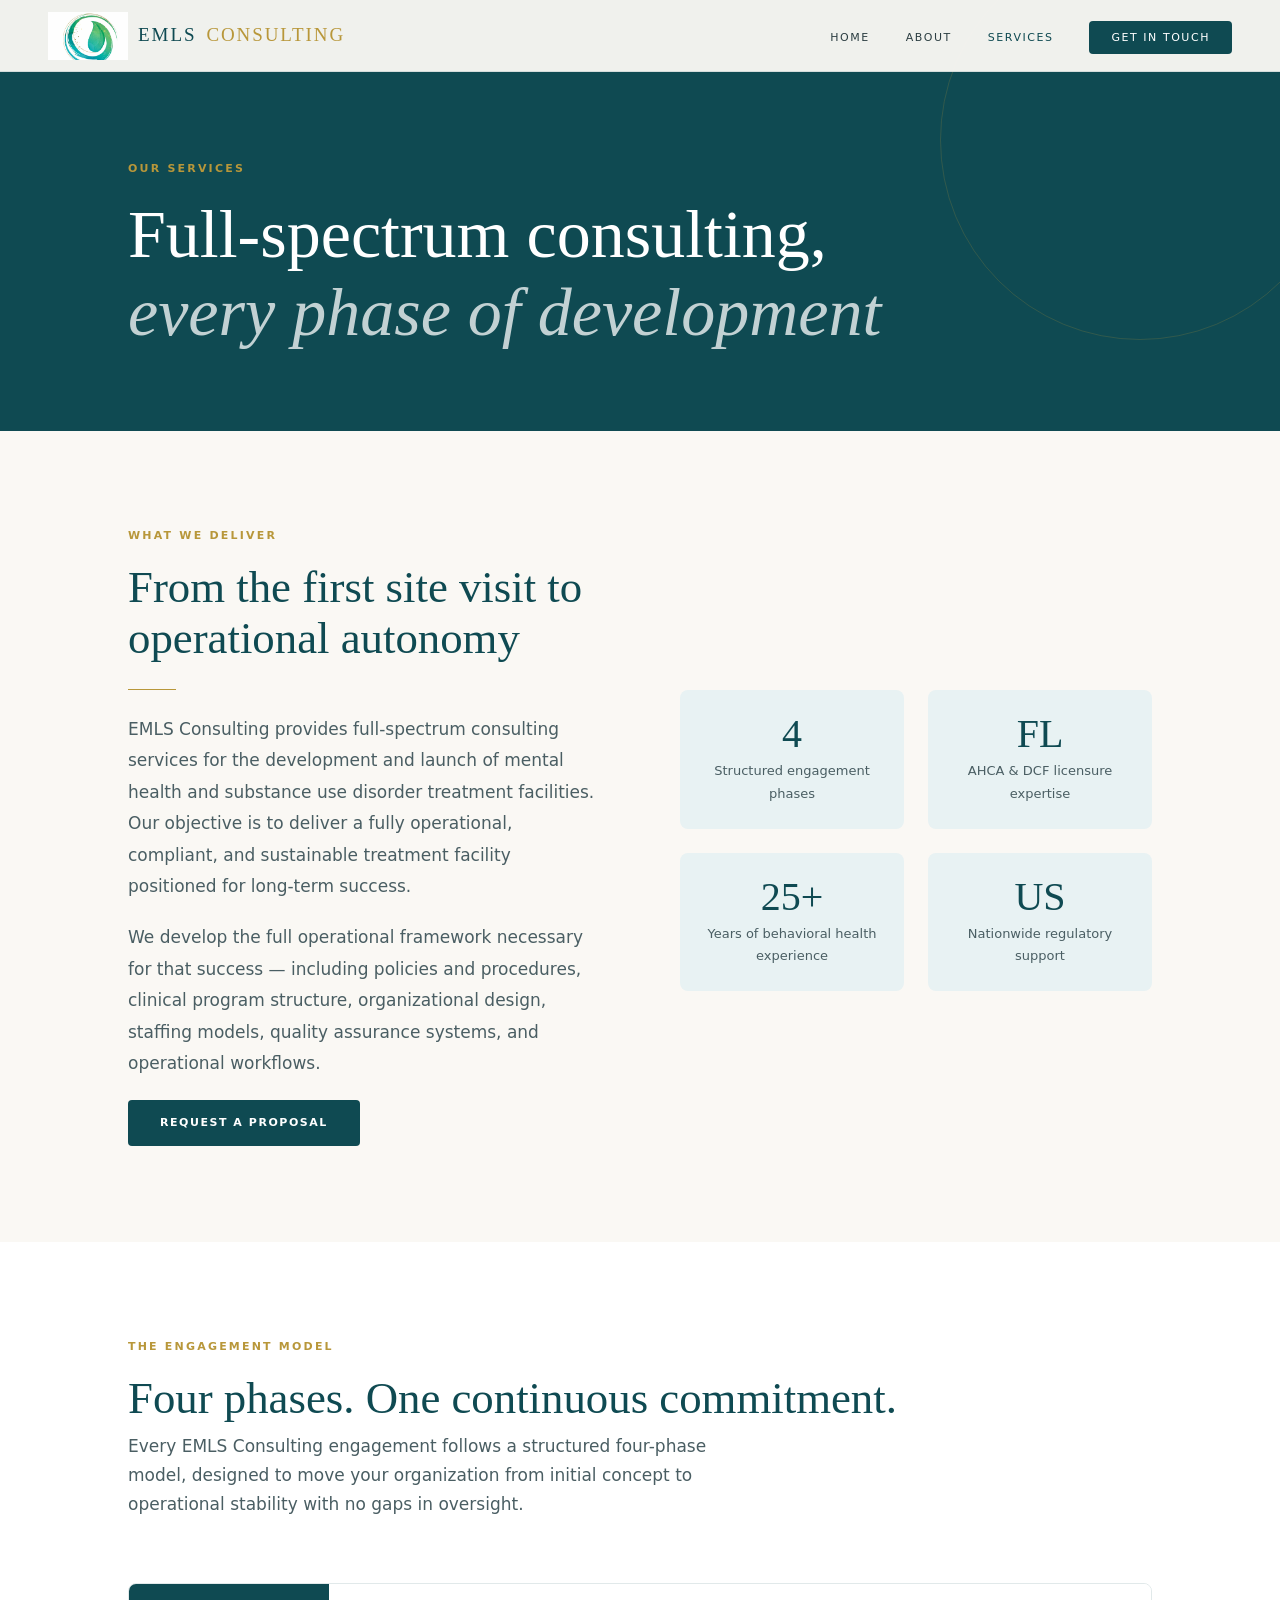
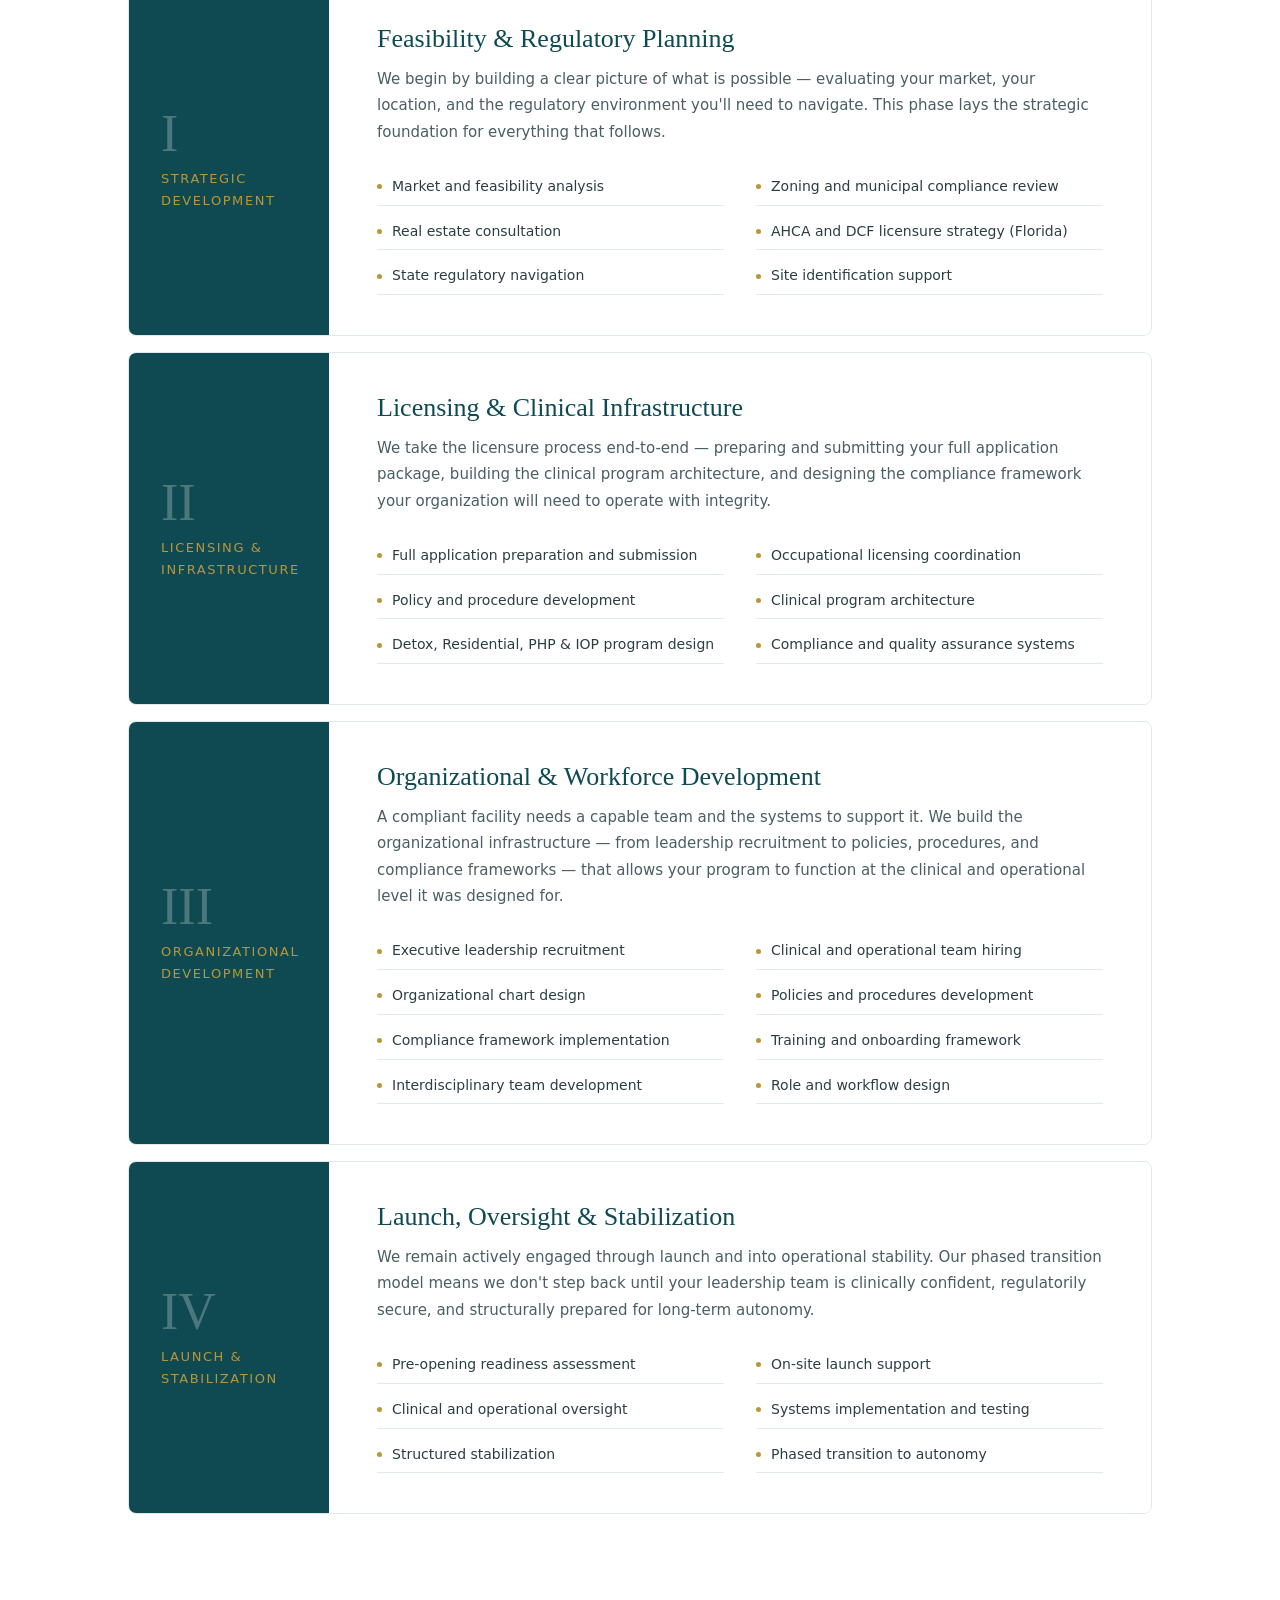
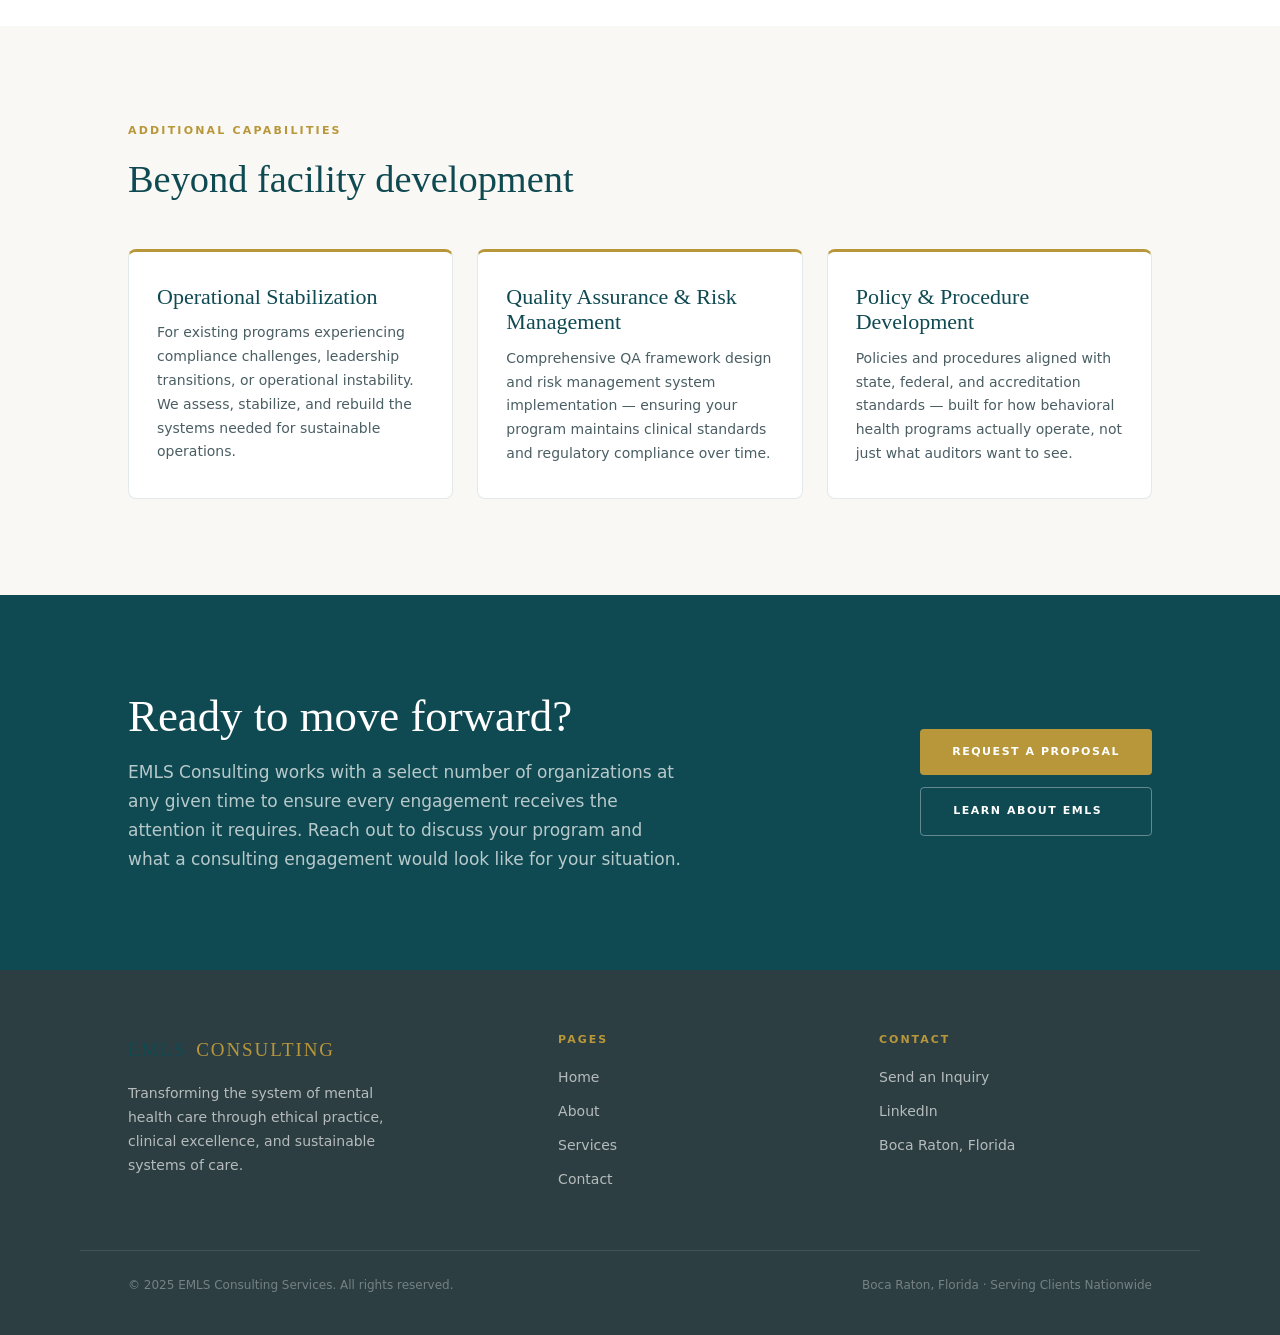
<file: consulting/services.html>
<!DOCTYPE html>
<html lang="en">
<head>
  <meta charset="UTF-8">
  <meta name="viewport" content="width=device-width, initial-scale=1.0">
  <title>Services | EMLS Consulting</title>
  <meta name="description" content="Full-spectrum behavioral health consulting from feasibility through launch and stabilization. AHCA & DCF licensure, clinical program design, workforce development, and more.">
  <link rel="stylesheet" href="style.css">
  <style>
    /* ---- SERVICES INTRO ---- */
    .services-intro { background: var(--warm-white); padding: 96px 0; }
    .services-intro-inner {
      max-width: var(--max-w);
      margin: 0 auto;
      padding: 0 48px;
      display: grid;
      grid-template-columns: 1fr 1fr;
      gap: 80px;
      align-items: center;
    }
    .services-intro h2 { font-size: clamp(32px, 3.5vw, 52px); color: var(--teal); margin-bottom: 24px; }
    .services-intro p { font-size: 17px; color: var(--slate-mid); line-height: 1.85; margin-bottom: 20px; }
    .services-stat-row {
      display: grid;
      grid-template-columns: repeat(2, 1fr);
      gap: 24px;
      margin-top: 8px;
    }
    .services-stat {
      background: var(--teal-light);
      border-radius: 8px;
      padding: 24px;
      text-align: center;
    }
    .services-stat-num {
      font-family: Georgia, serif;
      font-size: 40px;
      color: var(--teal);
      line-height: 1;
      margin-bottom: 6px;
    }
    .services-stat-label { font-size: 13px; color: var(--slate-mid); }

    /* ---- PHASE CARDS ---- */
    .phases { background: #fff; padding: 96px 0; }
    .phases-inner {
      max-width: var(--max-w);
      margin: 0 auto;
      padding: 0 48px;
    }
    .phases-inner > h2 { font-size: clamp(32px, 3.5vw, 52px); color: var(--teal); margin-bottom: 8px; }
    .phases-inner > p { font-size: 17px; color: var(--slate-mid); max-width: 600px; margin-bottom: 64px; }

    .phase-block {
      display: grid;
      grid-template-columns: 200px 1fr;
      gap: 0;
      margin-bottom: 2px;
      border: 1px solid var(--border);
      border-radius: 8px;
      overflow: hidden;
      margin-bottom: 16px;
    }
    .phase-label-col {
      background-color: #0F4A52;
      padding: 40px 32px;
      display: flex;
      flex-direction: column;
      justify-content: center;
    }
    .phase-num {
      font-family: Georgia, serif;
      font-size: 52px;
      color: rgba(255,255,255,0.25);
      line-height: 1;
      margin-bottom: 8px;
    }
    .phase-name {
      font-size: 13px;
      font-weight: 400;
      letter-spacing: 0.12em;
      text-transform: uppercase;
      color: var(--gold);
    }
    .phase-content { background: #fff; padding: 40px 48px; }
    .phase-content h3 {
      font-size: 26px;
      color: var(--teal);
      margin-bottom: 12px;
    }
    .phase-content > p { font-size: 15px; color: var(--slate-mid); line-height: 1.75; margin-bottom: 24px; }
    .phase-items {
      display: grid;
      grid-template-columns: repeat(2, 1fr);
      gap: 8px 32px;
    }
    .phase-item {
      font-size: 14px;
      color: var(--slate);
      padding: 6px 0;
      border-bottom: 1px solid var(--border);
      display: flex;
      align-items: center;
      gap: 10px;
    }
    .phase-item::before {
      content: '';
      display: block;
      width: 5px; height: 5px;
      background: var(--gold);
      border-radius: 50%;
      flex-shrink: 0;
    }

    /* ---- ADDITIONAL SERVICES ---- */
    .additional { background: var(--warm-white); padding: 96px 0; }
    .additional-inner {
      max-width: var(--max-w);
      margin: 0 auto;
      padding: 0 48px;
    }
    .additional-inner h2 { font-size: clamp(28px, 3vw, 44px); color: var(--teal); margin-bottom: 48px; }
    .additional-grid {
      display: grid;
      grid-template-columns: repeat(3, 1fr);
      gap: 24px;
    }
    .additional-card {
      background: #fff;
      border: 1px solid var(--border);
      border-radius: 8px;
      padding: 32px 28px;
      border-top: 3px solid var(--gold);
    }
    .additional-card h4 {
      font-family: Georgia, serif;
      font-size: 22px;
      color: var(--teal);
      margin-bottom: 12px;
    }
    .additional-card p { font-size: 14px; color: var(--slate-mid); line-height: 1.7; }

    /* ---- PROPOSAL CTA ---- */
    .proposal-cta { background-color: #0F4A52; padding: 96px 0; }
    .proposal-inner {
      max-width: var(--max-w);
      margin: 0 auto;
      padding: 0 48px;
      display: grid;
      grid-template-columns: 1fr auto;
      gap: 48px;
      align-items: center;
    }
    .proposal-inner h2 { font-size: clamp(32px, 3.5vw, 52px); color: #fff; margin-bottom: 16px; }
    .proposal-inner p { font-size: 17px; color: rgba(255,255,255,0.7); max-width: 560px; }
    .proposal-actions { display: flex; flex-direction: column; gap: 12px; }

    @media (max-width: 960px) {
      .services-intro-inner { grid-template-columns: 1fr; gap: 48px; }
      .phase-block { grid-template-columns: 1fr; }
      .phase-label-col { padding: 24px 32px; flex-direction: row; gap: 16px; align-items: center; }
      .phase-num { font-size: 36px; margin-bottom: 0; }
      .phase-items { grid-template-columns: 1fr; }
      .additional-grid { grid-template-columns: 1fr 1fr; }
      .proposal-inner { grid-template-columns: 1fr; }
    }
    @media (max-width: 600px) {
      .services-intro-inner, .phases-inner, .additional-inner, .proposal-inner { padding: 0 24px; }
      .additional-grid { grid-template-columns: 1fr; }
      .services-stat-row { grid-template-columns: 1fr; }
      .phase-content { padding: 28px 24px; }
    }
  </style>
</head>
<body>

  <nav>
    <a class="nav-logo" href="index.html"><img src="icon.png" alt="">EMLS <span>Consulting</span></a>
    <button class="nav-hamburger" aria-label="Menu">
      <span></span><span></span><span></span>
    </button>
    <ul class="nav-links">
      <li><a href="index.html">Home</a></li>
      <li><a href="about.html">About</a></li>
      <li><a href="services.html" class="active">Services</a></li>
      <li><a href="contact.html" class="nav-cta">Get in Touch</a></li>
    </ul>
  </nav>

  <div class="page-hero">
    <div class="container">
      <span class="section-label">Our Services</span>
      <h1>Full-spectrum consulting,<br><em>every phase of development</em></h1>
    </div>
  </div>

  <!-- INTRO -->
  <section class="services-intro">
    <div class="services-intro-inner">
      <div class="fade-up">
        <span class="section-label">What We Deliver</span>
        <h2>From the first site visit to operational autonomy</h2>
        <span class="gold-rule"></span>
        <p>EMLS Consulting provides full-spectrum consulting services for the development and launch of mental health and substance use disorder treatment facilities. Our objective is to deliver a fully operational, compliant, and sustainable treatment facility positioned for long-term success.</p>
        <p>We develop the full operational framework necessary for that success — including policies and procedures, clinical program structure, organizational design, staffing models, quality assurance systems, and operational workflows.</p>
        <a href="contact.html" class="btn btn-primary">Request a Proposal</a>
      </div>
      <div class="services-stat-row fade-up" style="transition-delay:0.15s">
        <div class="services-stat">
          <div class="services-stat-num">4</div>
          <div class="services-stat-label">Structured engagement phases</div>
        </div>
        <div class="services-stat">
          <div class="services-stat-num">FL</div>
          <div class="services-stat-label">AHCA &amp; DCF licensure expertise</div>
        </div>
        <div class="services-stat">
          <div class="services-stat-num">25+</div>
          <div class="services-stat-label">Years of behavioral health experience</div>
        </div>
        <div class="services-stat">
          <div class="services-stat-num">US</div>
          <div class="services-stat-label">Nationwide regulatory support</div>
        </div>
      </div>
    </div>
  </section>

  <!-- PHASES -->
  <section class="phases" id="feasibility">
    <div class="phases-inner">
      <span class="section-label fade-up">The Engagement Model</span>
      <h2 class="fade-up">Four phases. One continuous commitment.</h2>
      <p class="fade-up">Every EMLS Consulting engagement follows a structured four-phase model, designed to move your organization from initial concept to operational stability with no gaps in oversight.</p>

      <div class="phase-block fade-up" id="feasibility">
        <div class="phase-label-col">
          <div class="phase-num">I</div>
          <div class="phase-name">Strategic Development</div>
        </div>
        <div class="phase-content">
          <h3>Feasibility &amp; Regulatory Planning</h3>
          <p>We begin by building a clear picture of what is possible — evaluating your market, your location, and the regulatory environment you'll need to navigate. This phase lays the strategic foundation for everything that follows.</p>
          <div class="phase-items">
            <div class="phase-item">Market and feasibility analysis</div>
            <div class="phase-item">Zoning and municipal compliance review</div>
            <div class="phase-item">Real estate consultation</div>
            <div class="phase-item">AHCA and DCF licensure strategy (Florida)</div>
            <div class="phase-item">State regulatory navigation</div>
            <div class="phase-item">Site identification support</div>
          </div>
        </div>
      </div>

      <div class="phase-block fade-up" id="licensing">
        <div class="phase-label-col">
          <div class="phase-num">II</div>
          <div class="phase-name">Licensing &amp; Infrastructure</div>
        </div>
        <div class="phase-content">
          <h3>Licensing &amp; Clinical Infrastructure</h3>
          <p>We take the licensure process end-to-end — preparing and submitting your full application package, building the clinical program architecture, and designing the compliance framework your organization will need to operate with integrity.</p>
          <div class="phase-items">
            <div class="phase-item">Full application preparation and submission</div>
            <div class="phase-item">Occupational licensing coordination</div>
            <div class="phase-item">Policy and procedure development</div>
            <div class="phase-item">Clinical program architecture</div>
            <div class="phase-item">Detox, Residential, PHP &amp; IOP program design</div>
            <div class="phase-item">Compliance and quality assurance systems</div>
          </div>
        </div>
      </div>

      <div class="phase-block fade-up" id="workforce">
        <div class="phase-label-col">
          <div class="phase-num">III</div>
          <div class="phase-name">Organizational Development</div>
        </div>
        <div class="phase-content">
          <h3>Organizational &amp; Workforce Development</h3>
          <p>A compliant facility needs a capable team and the systems to support it. We build the organizational infrastructure — from leadership recruitment to policies, procedures, and compliance frameworks — that allows your program to function at the clinical and operational level it was designed for.</p>
          <div class="phase-items">
            <div class="phase-item">Executive leadership recruitment</div>
            <div class="phase-item">Clinical and operational team hiring</div>
            <div class="phase-item">Organizational chart design</div>
            <div class="phase-item">Policies and procedures development</div>
            <div class="phase-item">Compliance framework implementation</div>
            <div class="phase-item">Training and onboarding framework</div>
            <div class="phase-item">Interdisciplinary team development</div>
            <div class="phase-item">Role and workflow design</div>
          </div>
        </div>
      </div>

      <div class="phase-block fade-up" id="launch">
        <div class="phase-label-col">
          <div class="phase-num">IV</div>
          <div class="phase-name">Launch &amp; Stabilization</div>
        </div>
        <div class="phase-content">
          <h3>Launch, Oversight &amp; Stabilization</h3>
          <p>We remain actively engaged through launch and into operational stability. Our phased transition model means we don't step back until your leadership team is clinically confident, regulatorily secure, and structurally prepared for long-term autonomy.</p>
          <div class="phase-items">
            <div class="phase-item">Pre-opening readiness assessment</div>
            <div class="phase-item">On-site launch support</div>
            <div class="phase-item">Clinical and operational oversight</div>
            <div class="phase-item">Systems implementation and testing</div>
            <div class="phase-item">Structured stabilization</div>
            <div class="phase-item">Phased transition to autonomy</div>
          </div>
        </div>
      </div>
    </div>
  </section>

  <!-- ADDITIONAL SERVICES -->
  <section class="additional">
    <div class="additional-inner">
      <span class="section-label fade-up">Additional Capabilities</span>
      <h2 class="fade-up">Beyond facility development</h2>
      <div class="additional-grid">
        <div class="additional-card fade-up" style="transition-delay:0s">
          <h4>Operational Stabilization</h4>
          <p>For existing programs experiencing compliance challenges, leadership transitions, or operational instability. We assess, stabilize, and rebuild the systems needed for sustainable operations.</p>
        </div>
        <div class="additional-card fade-up" style="transition-delay:0.1s">
          <h4>Quality Assurance &amp; Risk Management</h4>
          <p>Comprehensive QA framework design and risk management system implementation — ensuring your program maintains clinical standards and regulatory compliance over time.</p>
        </div>
        <div class="additional-card fade-up" style="transition-delay:0.2s">
          <h4>Policy &amp; Procedure Development</h4>
          <p>Policies and procedures aligned with state, federal, and accreditation standards — built for how behavioral health programs actually operate, not just what auditors want to see.</p>
        </div>
      </div>
    </div>
  </section>

  <!-- PROPOSAL CTA -->
  <section class="proposal-cta">
    <div class="proposal-inner">
      <div class="fade-up">
        <h2>Ready to move forward?</h2>
        <p>EMLS Consulting works with a select number of organizations at any given time to ensure every engagement receives the attention it requires. Reach out to discuss your program and what a consulting engagement would look like for your situation.</p>
      </div>
      <div class="proposal-actions fade-up" style="transition-delay:0.1s">
        <a href="contact.html" class="btn btn-gold">Request a Proposal</a>
        <a href="about.html" class="btn btn-outline" style="color:#fff;border-color:rgba(255,255,255,0.35);">Learn About EMLS</a>
      </div>
    </div>
  </section>

  <!-- FOOTER -->
  <footer>
    <div class="footer-inner">
      <div class="footer-brand">
        <a class="nav-logo" href="index.html">EMLS <span style="color:var(--gold)">Consulting</span></a>
        <p>Transforming the system of mental health care through ethical practice, clinical excellence, and sustainable systems of care.</p>
      </div>
      <div class="footer-col">
        <h4>Pages</h4>
        <a href="index.html">Home</a>
        <a href="about.html">About</a>
        <a href="services.html">Services</a>
        <a href="contact.html">Contact</a>
      </div>
      <div class="footer-col">
        <h4>Contact</h4>
        <a href="contact.html">Send an Inquiry</a>
        <a href="https://www.linkedin.com/in/sergio-muriel-lmhc-cap-diamond-behavioral-group-06406958/" target="_blank">LinkedIn</a>
        <a href="#">Boca Raton, Florida</a>
      </div>
    </div>
    <div class="footer-bottom">
      <span>&copy; 2025 EMLS Consulting Services. All rights reserved.</span>
      <span>Boca Raton, Florida &middot; Serving Clients Nationwide</span>
    </div>
  </footer>

  <script src="shared.js"></script>
</body>
</html>
</file>
<file: style.css>
/* ============================================
   EMLS CONSULTING — Shared Styles
   Self-contained: no external font dependencies
   ============================================ */

:root {
  --teal:       #0F4A52;
  --teal-mid:   #1A6B77;
  --teal-light: #E8F2F3;
  --gold:       #B8973A;
  --gold-light: #F5EDD6;
  --warm-white: #FAF8F4;
  --slate:      #2C3E42;
  --slate-mid:  #4A5E63;
  --slate-light:#8FA3A8;
  --text:       #1E2D30;
  --border:     rgba(15,74,82,0.12);
  --radius:     4px;
  --max-w:      1120px;
  --serif: Georgia, 'Times New Roman', serif;
  --sans: 'Segoe UI', system-ui, -apple-system, sans-serif;
}

*, *::before, *::after { box-sizing: border-box; margin: 0; padding: 0; }
html { scroll-behavior: smooth; }

body {
  font-family: var(--sans);
  font-weight: 400;
  background: var(--warm-white);
  color: var(--text);
  line-height: 1.7;
  -webkit-font-smoothing: antialiased;
}

h1, h2, h3, h4 {
  font-family: var(--serif);
  font-weight: normal;
  line-height: 1.15;
}

/* ---- NAV ---- */
nav {
  position: fixed;
  top: 0; left: 0; right: 0;
  z-index: 100;
  display: flex;
  align-items: center;
  justify-content: space-between;
  padding: 0 48px;
  height: 72px;
  background: rgba(250,248,244,0.96);
  border-bottom: 1px solid var(--border);
  transition: box-shadow 0.3s;
}
nav.scrolled { box-shadow: 0 4px 32px rgba(15,74,82,0.08); }

.nav-logo {
  display: flex;
  align-items: center;
  gap: 10px;
  font-family: var(--serif);
  font-size: 19px;
  font-weight: normal;
  letter-spacing: 0.1em;
  color: var(--teal);
  text-decoration: none;
  text-transform: uppercase;
}
.nav-logo img {
  height: 48px;
  width: auto;
}
.nav-logo span { color: var(--gold); }

.nav-links {
  display: flex;
  align-items: center;
  gap: 36px;
  list-style: none;
}
.nav-links a {
  font-size: 11px;
  font-weight: 500;
  letter-spacing: 0.14em;
  text-transform: uppercase;
  color: var(--slate);
  text-decoration: none;
  transition: color 0.2s;
}
.nav-links a:hover, .nav-links a.active { color: var(--teal); }
.nav-links .nav-cta {
  background: var(--teal) !important;
  color: #fff !important;
  padding: 10px 22px;
  border-radius: var(--radius);
  transition: background 0.2s !important;
}
.nav-links .nav-cta:hover { background: var(--teal-mid) !important; }

.nav-hamburger {
  display: none;
  flex-direction: column;
  gap: 5px;
  cursor: pointer;
  background: none;
  border: none;
  padding: 4px;
}
.nav-hamburger span { display: block; width: 24px; height: 1.5px; background: var(--teal); }

/* ---- LAYOUT ---- */
.container { max-width: var(--max-w); margin: 0 auto; padding: 0 48px; }
section { padding: 96px 0; }

.section-label {
  font-size: 11px;
  font-weight: 600;
  letter-spacing: 0.2em;
  text-transform: uppercase;
  color: var(--gold);
  display: block;
  margin-bottom: 16px;
}
.gold-rule { display: block; width: 48px; height: 1px; background: var(--gold); margin: 24px 0; }

/* ---- BUTTONS ---- */
.btn {
  display: inline-block;
  font-family: var(--sans);
  font-size: 11px;
  font-weight: 600;
  letter-spacing: 0.14em;
  text-transform: uppercase;
  text-decoration: none;
  padding: 14px 32px;
  border-radius: var(--radius);
  cursor: pointer;
  border: none;
  transition: all 0.2s;
}
.btn-primary { background: var(--teal); color: #fff; }
.btn-primary:hover { background: var(--teal-mid); }
.btn-outline { background: transparent; color: var(--teal); border: 1.5px solid var(--teal); }
.btn-outline:hover { background: var(--teal); color: #fff; }
.btn-gold { background: var(--gold); color: #fff; }
.btn-gold:hover { background: #9E7E2F; }

/* ---- FOOTER ---- */
footer { background: var(--slate); color: rgba(255,255,255,0.65); padding: 64px 0 40px; }
.footer-inner {
  max-width: var(--max-w);
  margin: 0 auto; padding: 0 48px;
  display: grid;
  grid-template-columns: 1.4fr 1fr 1fr;
  gap: 48px;
}
.footer-brand p { font-size: 14px; line-height: 1.7; max-width: 280px; margin-top: 16px; }
.footer-col h4 {
  font-family: var(--sans);
  font-size: 11px; font-weight: 600;
  letter-spacing: 0.18em; text-transform: uppercase;
  color: var(--gold); margin-bottom: 20px;
}
.footer-col a { display: block; font-size: 14px; color: rgba(255,255,255,0.65); text-decoration: none; margin-bottom: 10px; transition: color 0.2s; }
.footer-col a:hover { color: #fff; }
.footer-bottom {
  max-width: var(--max-w); margin: 48px auto 0;
  padding: 24px 48px 0;
  border-top: 1px solid rgba(255,255,255,0.1);
  display: flex; justify-content: space-between;
  font-size: 12px; color: rgba(255,255,255,0.35);
}

/* ---- INNER PAGE HERO ---- */
.page-hero {
  padding: 160px 0 80px;
  background-color: var(--teal);
  color: #fff;
  position: relative;
  overflow: hidden;
}
.page-hero::before {
  content: '';
  position: absolute; top: -60px; right: -60px;
  width: 400px; height: 400px;
  border: 1px solid rgba(184,151,58,0.2);
  border-radius: 50%;
  pointer-events: none;
}
.page-hero .section-label { color: var(--gold); }
.page-hero h1 { color: #fff; font-size: clamp(42px, 6vw, 68px); }
.page-hero h1 em { font-style: italic; color: rgba(255,255,255,0.75); }

/* ---- ANIMATIONS ---- */
.fade-up { opacity: 0; transform: translateY(20px); transition: opacity 0.65s ease, transform 0.65s ease; }
.fade-up.visible { opacity: 1; transform: none; }

/* ---- RESPONSIVE ---- */
@media (max-width: 768px) {
  nav { padding: 0 24px; }
  .container { padding: 0 24px; }
  section { padding: 64px 0; }
  .nav-links { display: none; flex-direction: column; position: absolute; top: 72px; left: 0; right: 0; background: var(--warm-white); padding: 24px; border-bottom: 1px solid var(--border); gap: 20px; }
  .nav-links.open { display: flex; }
  .nav-hamburger { display: flex; }
  .footer-inner { grid-template-columns: 1fr; gap: 32px; }
  .footer-bottom { flex-direction: column; gap: 8px; text-align: center; }
}
</file>
<file: consulting/style.css>
/* ============================================
   EMLS CONSULTING — Shared Styles
   Self-contained: no external font dependencies
   ============================================ */

:root {
  --teal:       #0F4A52;
  --teal-mid:   #1A6B77;
  --teal-light: #E8F2F3;
  --gold:       #B8973A;
  --gold-light: #F5EDD6;
  --warm-white: #FAF8F4;
  --slate:      #2C3E42;
  --slate-mid:  #4A5E63;
  --slate-light:#8FA3A8;
  --text:       #1E2D30;
  --border:     rgba(15,74,82,0.12);
  --radius:     4px;
  --max-w:      1120px;
  --serif: Georgia, 'Times New Roman', serif;
  --sans: 'Segoe UI', system-ui, -apple-system, sans-serif;
}

*, *::before, *::after { box-sizing: border-box; margin: 0; padding: 0; }
html { scroll-behavior: smooth; }

body {
  font-family: var(--sans);
  font-weight: 400;
  background: var(--warm-white);
  color: var(--text);
  line-height: 1.7;
  -webkit-font-smoothing: antialiased;
}

h1, h2, h3, h4 {
  font-family: var(--serif);
  font-weight: normal;
  line-height: 1.15;
}

/* ---- NAV ---- */
nav {
  position: fixed;
  top: 0; left: 0; right: 0;
  z-index: 100;
  display: flex;
  align-items: center;
  justify-content: space-between;
  padding: 0 48px;
  height: 72px;
  background: rgba(250,248,244,0.96);
  border-bottom: 1px solid var(--border);
  transition: box-shadow 0.3s;
}
nav.scrolled { box-shadow: 0 4px 32px rgba(15,74,82,0.08); }

.nav-logo {
  display: flex;
  align-items: center;
  gap: 10px;
  font-family: var(--serif);
  font-size: 19px;
  font-weight: normal;
  letter-spacing: 0.1em;
  color: var(--teal);
  text-decoration: none;
  text-transform: uppercase;
}
.nav-logo img {
  height: 48px;
  width: auto;
}
.nav-logo span { color: var(--gold); }

.nav-links {
  display: flex;
  align-items: center;
  gap: 36px;
  list-style: none;
}
.nav-links a {
  font-size: 11px;
  font-weight: 500;
  letter-spacing: 0.14em;
  text-transform: uppercase;
  color: var(--slate);
  text-decoration: none;
  transition: color 0.2s;
}
.nav-links a:hover, .nav-links a.active { color: var(--teal); }
.nav-links .nav-cta {
  background: var(--teal) !important;
  color: #fff !important;
  padding: 10px 22px;
  border-radius: var(--radius);
  transition: background 0.2s !important;
}
.nav-links .nav-cta:hover { background: var(--teal-mid) !important; }

.nav-hamburger {
  display: none;
  flex-direction: column;
  gap: 5px;
  cursor: pointer;
  background: none;
  border: none;
  padding: 4px;
}
.nav-hamburger span { display: block; width: 24px; height: 1.5px; background: var(--teal); }

/* ---- LAYOUT ---- */
.container { max-width: var(--max-w); margin: 0 auto; padding: 0 48px; }
section { padding: 96px 0; }

.section-label {
  font-size: 11px;
  font-weight: 600;
  letter-spacing: 0.2em;
  text-transform: uppercase;
  color: var(--gold);
  display: block;
  margin-bottom: 16px;
}
.gold-rule { display: block; width: 48px; height: 1px; background: var(--gold); margin: 24px 0; }

/* ---- BUTTONS ---- */
.btn {
  display: inline-block;
  font-family: var(--sans);
  font-size: 11px;
  font-weight: 600;
  letter-spacing: 0.14em;
  text-transform: uppercase;
  text-decoration: none;
  padding: 14px 32px;
  border-radius: var(--radius);
  cursor: pointer;
  border: none;
  transition: all 0.2s;
}
.btn-primary { background: var(--teal); color: #fff; }
.btn-primary:hover { background: var(--teal-mid); }
.btn-outline { background: transparent; color: var(--teal); border: 1.5px solid var(--teal); }
.btn-outline:hover { background: var(--teal); color: #fff; }
.btn-gold { background: var(--gold); color: #fff; }
.btn-gold:hover { background: #9E7E2F; }

/* ---- FOOTER ---- */
footer { background: var(--slate); color: rgba(255,255,255,0.65); padding: 64px 0 40px; }
.footer-inner {
  max-width: var(--max-w);
  margin: 0 auto; padding: 0 48px;
  display: grid;
  grid-template-columns: 1.4fr 1fr 1fr;
  gap: 48px;
}
.footer-brand p { font-size: 14px; line-height: 1.7; max-width: 280px; margin-top: 16px; }
.footer-col h4 {
  font-family: var(--sans);
  font-size: 11px; font-weight: 600;
  letter-spacing: 0.18em; text-transform: uppercase;
  color: var(--gold); margin-bottom: 20px;
}
.footer-col a { display: block; font-size: 14px; color: rgba(255,255,255,0.65); text-decoration: none; margin-bottom: 10px; transition: color 0.2s; }
.footer-col a:hover { color: #fff; }
.footer-bottom {
  max-width: var(--max-w); margin: 48px auto 0;
  padding: 24px 48px 0;
  border-top: 1px solid rgba(255,255,255,0.1);
  display: flex; justify-content: space-between;
  font-size: 12px; color: rgba(255,255,255,0.35);
}

/* ---- INNER PAGE HERO ---- */
.page-hero {
  padding: 160px 0 80px;
  background-color: var(--teal);
  color: #fff;
  position: relative;
  overflow: hidden;
}
.page-hero::before {
  content: '';
  position: absolute; top: -60px; right: -60px;
  width: 400px; height: 400px;
  border: 1px solid rgba(184,151,58,0.2);
  border-radius: 50%;
  pointer-events: none;
}
.page-hero .section-label { color: var(--gold); }
.page-hero h1 { color: #fff; font-size: clamp(42px, 6vw, 68px); }
.page-hero h1 em { font-style: italic; color: rgba(255,255,255,0.75); }

/* ---- ANIMATIONS ---- */
.fade-up { opacity: 0; transform: translateY(20px); transition: opacity 0.65s ease, transform 0.65s ease; }
.fade-up.visible { opacity: 1; transform: none; }

/* ---- RESPONSIVE ---- */
@media (max-width: 768px) {
  nav { padding: 0 24px; }
  .container { padding: 0 24px; }
  section { padding: 64px 0; }
  .nav-links { display: none; flex-direction: column; position: absolute; top: 72px; left: 0; right: 0; background: var(--warm-white); padding: 24px; border-bottom: 1px solid var(--border); gap: 20px; }
  .nav-links.open { display: flex; }
  .nav-hamburger { display: flex; }
  .footer-inner { grid-template-columns: 1fr; gap: 32px; }
  .footer-bottom { flex-direction: column; gap: 8px; text-align: center; }
}
</file>
<file: therapy/style.css>
/* ===== EMLS Therapy — warm, clinical, softer sibling to EMLS Consulting ===== */
:root {
  --sage-deep: #3F5A4E;
  --sage: #6B8475;
  --sage-soft: #B8C9BD;
  --cream: #F7F2E9;
  --cream-warm: #F1E9D8;
  --clay: #B8684A;
  --clay-soft: #D88B6C;
  --ink: #24302B;
  --ink-soft: #556059;
  --rule: rgba(63,90,78,0.14);
}

* { box-sizing: border-box; margin: 0; padding: 0; }
html { scroll-behavior: smooth; }
body {
  font-family: 'Inter', -apple-system, BlinkMacSystemFont, sans-serif;
  color: var(--ink);
  background: var(--cream);
  line-height: 1.65;
  -webkit-font-smoothing: antialiased;
}
h1, h2, h3, h4 {
  font-family: 'Fraunces', Georgia, serif;
  font-weight: 400;
  color: var(--sage-deep);
  line-height: 1.15;
}
a { color: inherit; text-decoration: none; }
img { max-width: 100%; display: block; }

section { padding: 110px 0; }
.wrap { max-width: 1100px; margin: 0 auto; padding: 0 40px; }

.eyebrow {
  font-size: 11px;
  font-weight: 600;
  letter-spacing: 0.22em;
  text-transform: uppercase;
  color: var(--clay);
  display: flex; align-items: center; gap: 12px;
  margin-bottom: 20px;
}
.eyebrow::before {
  content: ''; display: block; width: 28px; height: 1px; background: var(--clay);
}

.btn {
  display: inline-block;
  padding: 16px 32px;
  border-radius: 999px;
  font-size: 14px;
  font-weight: 500;
  letter-spacing: 0.02em;
  transition: all 0.22s ease;
  cursor: pointer;
  border: none;
}
.btn-primary { background: var(--clay); color: #fff; }
.btn-primary:hover { background: #9E5638; transform: translateY(-1px); }
.btn-outline {
  background: transparent;
  color: var(--sage-deep);
  border: 1.5px solid var(--sage-deep);
}
.btn-outline:hover { background: var(--sage-deep); color: #fff; }

/* ===== NAV ===== */
nav {
  position: fixed; top: 0; left: 0; right: 0;
  padding: 22px 40px;
  background: rgba(247,242,233,0.92);
  backdrop-filter: blur(10px);
  z-index: 100;
  display: flex; align-items: center; justify-content: space-between;
  border-bottom: 1px solid var(--rule);
}
.nav-logo {
  font-family: 'Fraunces', serif;
  font-size: 22px;
  color: var(--sage-deep);
  display: flex; align-items: center; gap: 10px;
}
.nav-logo img { height: 34px; width: auto; }
.nav-logo span { color: var(--clay); font-style: italic; }
.nav-links { display: flex; gap: 36px; list-style: none; align-items: center; }
.nav-links a {
  font-size: 14px;
  color: var(--ink-soft);
  transition: color 0.2s;
}
.nav-links a:hover { color: var(--clay); }
.nav-cta {
  background: var(--sage-deep);
  color: #fff !important;
  padding: 11px 22px;
  border-radius: 999px;
}
.nav-cta:hover { background: var(--clay) !important; }

/* ===== HERO ===== */
.hero {
  min-height: 92vh;
  display: flex; align-items: center;
  background: linear-gradient(160deg, var(--cream) 0%, var(--cream-warm) 100%);
  position: relative; overflow: hidden;
  padding: 140px 0 100px;
}
.hero::before {
  content: '';
  position: absolute;
  top: -200px; right: -200px;
  width: 700px; height: 700px;
  border-radius: 50%;
  background: radial-gradient(circle, rgba(184,104,74,0.08) 0%, transparent 70%);
}
.hero::after {
  content: '';
  position: absolute;
  bottom: -300px; left: -150px;
  width: 600px; height: 600px;
  border-radius: 50%;
  background: radial-gradient(circle, rgba(107,132,117,0.12) 0%, transparent 70%);
}
.hero-inner {
  max-width: 1100px; margin: 0 auto; padding: 0 40px;
  position: relative; z-index: 1;
  max-width: 780px;
}
.hero h1 {
  font-size: clamp(44px, 6vw, 76px);
  margin-bottom: 28px;
}
.hero h1 em { color: var(--clay); font-style: italic; }
.hero-sub {
  font-size: 19px;
  color: var(--ink-soft);
  max-width: 600px;
  margin-bottom: 44px;
  line-height: 1.75;
}
.hero-ctas { display: flex; gap: 14px; flex-wrap: wrap; }

/* ===== FOR-WHO ===== */
.for-who { background: #fff; }
.for-who h2 { font-size: clamp(30px, 4vw, 46px); margin-bottom: 16px; max-width: 640px; }
.for-who-sub { font-size: 17px; color: var(--ink-soft); max-width: 600px; margin-bottom: 56px; }
.issues-grid {
  display: grid;
  grid-template-columns: repeat(3, 1fr);
  gap: 24px;
}
.issue {
  padding: 32px 28px;
  background: var(--cream);
  border-radius: 12px;
  border: 1px solid var(--rule);
  transition: transform 0.22s, box-shadow 0.22s;
}
.issue:hover { transform: translateY(-3px); box-shadow: 0 12px 30px rgba(63,90,78,0.08); }
.issue h3 {
  font-size: 20px;
  margin-bottom: 10px;
}
.issue p { font-size: 14px; color: var(--ink-soft); line-height: 1.7; }

/* ===== APPROACH ===== */
.approach { background: var(--sage-deep); color: #fff; }
.approach h2 { color: #fff; font-size: clamp(32px, 4vw, 50px); margin-bottom: 20px; max-width: 720px; }
.approach .eyebrow { color: var(--clay-soft); }
.approach .eyebrow::before { background: var(--clay-soft); }
.approach-lede {
  font-size: 18px;
  color: rgba(255,255,255,0.78);
  max-width: 640px;
  line-height: 1.8;
  margin-bottom: 56px;
}
.modalities {
  display: grid;
  grid-template-columns: repeat(2, 1fr);
  gap: 20px;
}
.modality {
  padding: 26px;
  background: rgba(255,255,255,0.06);
  border: 1px solid rgba(255,255,255,0.12);
  border-radius: 10px;
}
.modality h4 { color: #fff; font-size: 17px; margin-bottom: 8px; }
.modality p { font-size: 14px; color: rgba(255,255,255,0.65); line-height: 1.7; }

/* ===== THERAPIST ===== */
.therapist { background: var(--cream); }
.therapist-inner {
  display: grid;
  grid-template-columns: 360px 1fr;
  gap: 72px;
  align-items: center;
}
.therapist-photo-wrap {
  aspect-ratio: 4/5;
  border-radius: 12px;
  overflow: hidden;
  background: var(--sage-soft);
  box-shadow: 0 18px 50px rgba(63,90,78,0.18);
}
.therapist-photo-wrap img { width: 100%; height: 100%; object-fit: cover; }
.therapist-info h2 { font-size: clamp(32px, 4vw, 48px); margin-bottom: 8px; }
.therapist-creds {
  font-size: 14px;
  color: var(--clay);
  font-weight: 600;
  letter-spacing: 0.05em;
  text-transform: uppercase;
  margin-bottom: 24px;
}
.therapist-info p {
  font-size: 16px;
  color: var(--ink-soft);
  line-height: 1.85;
  margin-bottom: 18px;
}
.licensure-pill {
  display: inline-flex;
  align-items: center;
  gap: 8px;
  padding: 8px 16px;
  background: rgba(107,132,117,0.14);
  border-radius: 999px;
  font-size: 13px;
  color: var(--sage-deep);
  margin-top: 8px;
}
.licensure-pill::before {
  content: ''; width: 6px; height: 6px; border-radius: 50%; background: var(--sage);
}

/* ===== FEES ===== */
.fees { background: #fff; }
.fees-grid {
  display: grid;
  grid-template-columns: 1fr 1fr;
  gap: 32px;
  margin-top: 48px;
}
.fee-card {
  padding: 44px 36px;
  border: 1px solid var(--rule);
  border-radius: 12px;
  background: var(--cream);
}
.fee-card h3 {
  font-size: 24px;
  margin-bottom: 16px;
}
.fee-card p { font-size: 15px; color: var(--ink-soft); line-height: 1.75; margin-bottom: 10px; }
.fee-card .insurers {
  margin-top: 20px;
  padding-top: 20px;
  border-top: 1px solid var(--rule);
  font-size: 13px;
  color: var(--ink-soft);
  font-style: italic;
}

/* ===== FAQ ===== */
.faq { background: var(--cream); }
.faq h2 { font-size: clamp(30px, 4vw, 46px); margin-bottom: 48px; text-align: center; }
.faq-list { max-width: 760px; margin: 0 auto; }
.faq-item {
  padding: 28px 0;
  border-bottom: 1px solid var(--rule);
}
.faq-item:last-child { border-bottom: none; }
.faq-item h3 {
  font-size: 19px;
  margin-bottom: 10px;
  color: var(--sage-deep);
}
.faq-item p { font-size: 15px; color: var(--ink-soft); line-height: 1.75; }

/* ===== CRISIS BANNER ===== */
.crisis-banner {
  background: var(--clay);
  color: #fff;
  padding: 22px 40px;
  text-align: center;
  font-size: 14px;
  line-height: 1.6;
}
.crisis-banner strong { font-weight: 600; }
.crisis-banner a { color: #fff; text-decoration: underline; }

/* ===== FORM ===== */
.contact {
  background: linear-gradient(165deg, var(--sage-deep) 0%, #2E4538 100%);
  color: #fff;
}
.contact h2 { color: #fff; font-size: clamp(32px, 4vw, 50px); margin-bottom: 16px; }
.contact .eyebrow { color: var(--clay-soft); }
.contact .eyebrow::before { background: var(--clay-soft); }
.contact-lede {
  font-size: 17px;
  color: rgba(255,255,255,0.75);
  max-width: 580px;
  line-height: 1.75;
  margin-bottom: 48px;
}
.contact-grid {
  display: grid;
  grid-template-columns: 1fr 1.3fr;
  gap: 72px;
  align-items: start;
}
.contact-info p {
  color: rgba(255,255,255,0.72);
  font-size: 15px;
  line-height: 1.8;
  margin-bottom: 18px;
}
.contact-info strong { color: #fff; }

form {
  background: rgba(255,255,255,0.05);
  border: 1px solid rgba(255,255,255,0.12);
  border-radius: 14px;
  padding: 40px;
}
.form-row { display: grid; grid-template-columns: 1fr 1fr; gap: 18px; }
.field { margin-bottom: 20px; }
.field label {
  display: block;
  font-size: 12px;
  text-transform: uppercase;
  letter-spacing: 0.12em;
  color: rgba(255,255,255,0.6);
  margin-bottom: 8px;
}
.field input, .field select, .field textarea {
  width: 100%;
  padding: 14px 16px;
  background: rgba(255,255,255,0.08);
  border: 1px solid rgba(255,255,255,0.15);
  border-radius: 8px;
  color: #fff;
  font-size: 15px;
  font-family: inherit;
  transition: border 0.2s, background 0.2s;
}
.field input:focus, .field select:focus, .field textarea:focus {
  outline: none;
  border-color: var(--clay-soft);
  background: rgba(255,255,255,0.12);
}
.field textarea { resize: vertical; min-height: 110px; }
.field select { appearance: none; background-image: url("data:image/svg+xml,%3Csvg xmlns='http://www.w3.org/2000/svg' width='12' height='8' viewBox='0 0 12 8'%3E%3Cpath fill='%23D88B6C' d='M6 8L0 0h12z'/%3E%3C/svg%3E"); background-repeat: no-repeat; background-position: right 18px center; padding-right: 40px; }
.field select option { background: var(--sage-deep); color: #fff; }
.privacy-note {
  font-size: 12px;
  color: rgba(255,255,255,0.55);
  line-height: 1.65;
  margin: 8px 0 22px;
  padding: 14px 16px;
  background: rgba(184,104,74,0.12);
  border-left: 2px solid var(--clay-soft);
  border-radius: 4px;
}
form .btn-primary { width: 100%; padding: 18px; font-size: 15px; }

/* ===== FOOTER ===== */
footer {
  background: #1E2A24;
  color: rgba(255,255,255,0.6);
  padding: 72px 40px 32px;
  font-size: 14px;
}
.footer-inner {
  max-width: 1100px;
  margin: 0 auto;
  display: grid;
  grid-template-columns: 2fr 1fr 1fr;
  gap: 48px;
  padding-bottom: 48px;
  border-bottom: 1px solid rgba(255,255,255,0.08);
}
.footer-brand .nav-logo { color: #fff; margin-bottom: 16px; }
.footer-brand p { color: rgba(255,255,255,0.55); line-height: 1.75; max-width: 360px; }
.footer-col h4 { color: #fff; font-family: 'Inter', sans-serif; font-size: 13px; text-transform: uppercase; letter-spacing: 0.12em; margin-bottom: 18px; font-weight: 600; }
.footer-col a { display: block; color: rgba(255,255,255,0.55); padding: 6px 0; transition: color 0.2s; }
.footer-col a:hover { color: var(--clay-soft); }
.footer-bottom {
  max-width: 1100px;
  margin: 32px auto 0;
  display: flex;
  justify-content: space-between;
  flex-wrap: wrap;
  gap: 12px;
  font-size: 12px;
  color: rgba(255,255,255,0.4);
}
.footer-disclaimer {
  max-width: 1100px;
  margin: 24px auto 0;
  font-size: 11px;
  color: rgba(255,255,255,0.35);
  line-height: 1.7;
}

/* ===== RESPONSIVE ===== */
@media (max-width: 900px) {
  section { padding: 80px 0; }
  .nav-links { gap: 20px; }
  .nav-links li:not(:last-child) { display: none; }
  .issues-grid { grid-template-columns: 1fr; }
  .modalities { grid-template-columns: 1fr; }
  .therapist-inner { grid-template-columns: 1fr; gap: 40px; }
  .therapist-photo-wrap { max-width: 320px; }
  .fees-grid { grid-template-columns: 1fr; }
  .contact-grid { grid-template-columns: 1fr; gap: 40px; }
  .form-row { grid-template-columns: 1fr; }
  .footer-inner { grid-template-columns: 1fr; gap: 32px; }
  .footer-bottom { flex-direction: column; }
}
@media (max-width: 600px) {
  nav { padding: 18px 24px; }
  .wrap, .hero-inner { padding: 0 24px; }
  form { padding: 28px 22px; }
}
</file>
